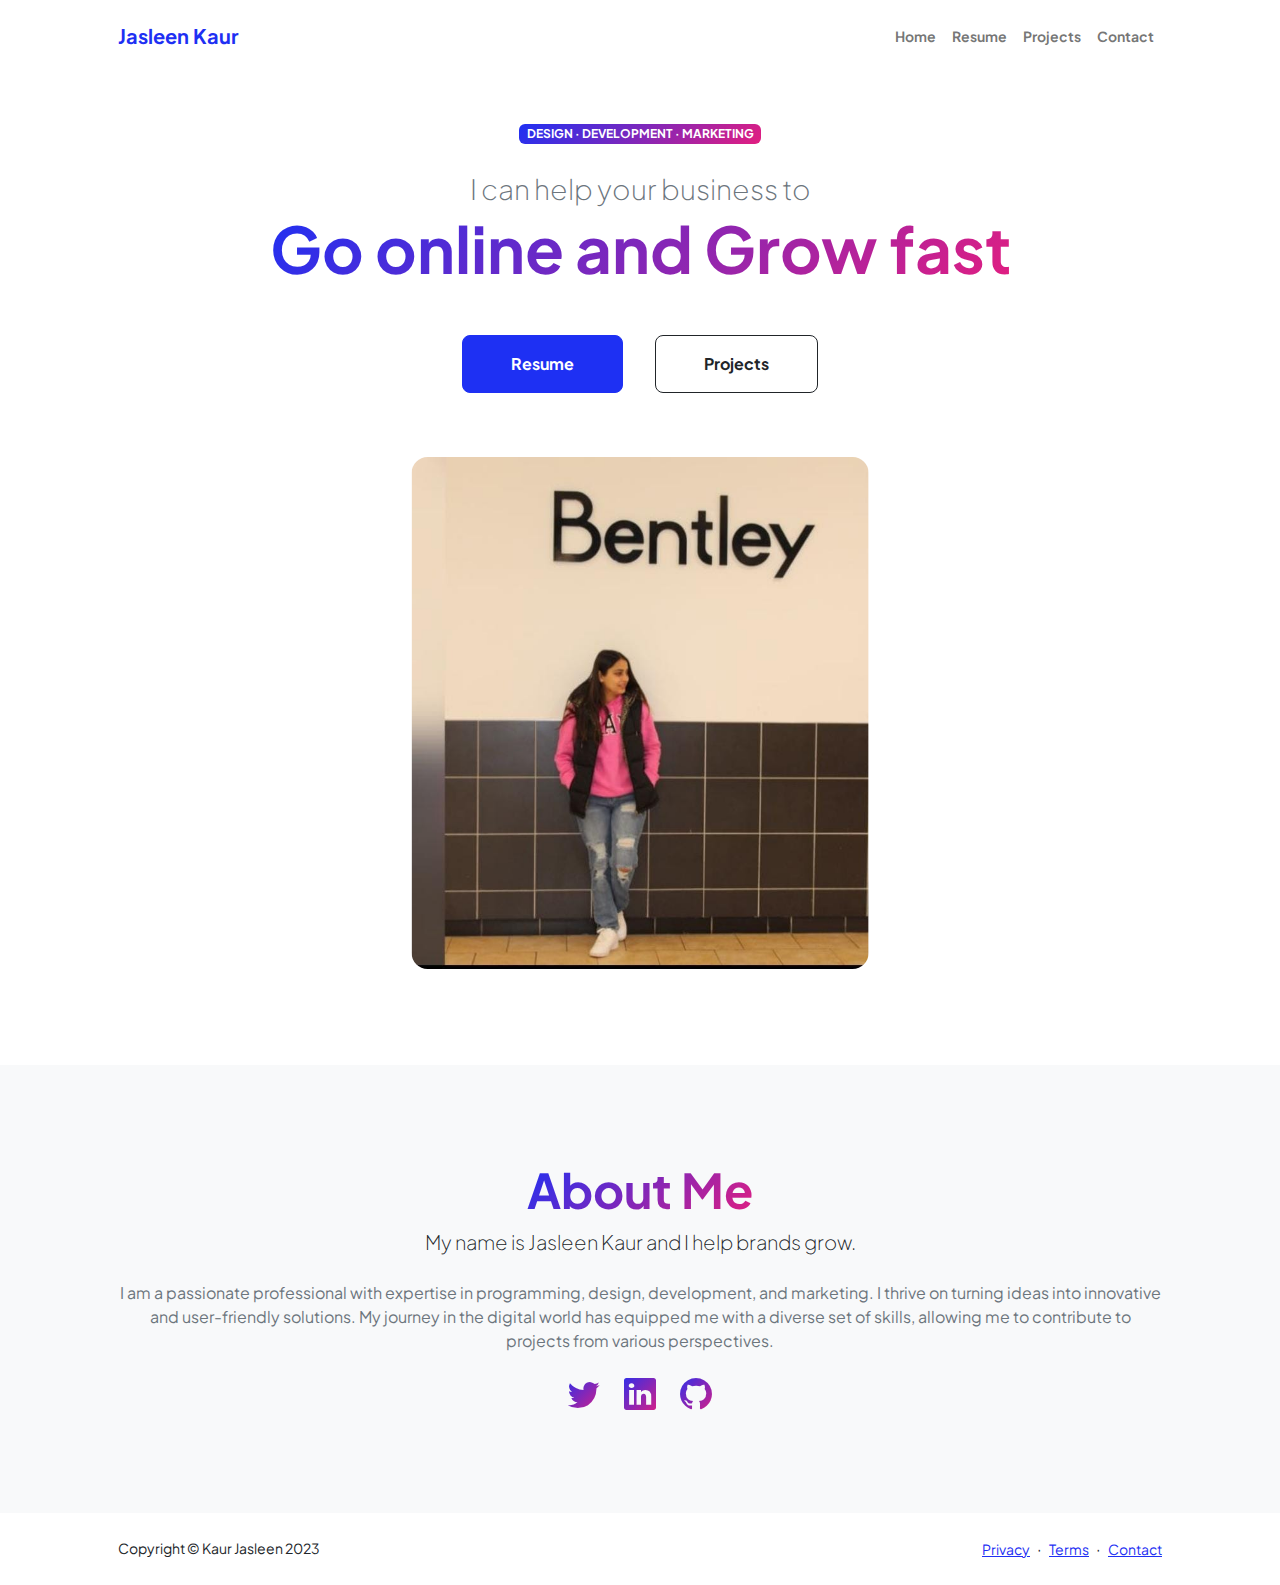
<file: index.html>
<!DOCTYPE html>
<html lang="en">
  <head>
    <meta charset="utf-8" />
    <meta
      name="viewport"
      content="width=device-width, initial-scale=1, shrink-to-fit=no"
    />
    <meta name="description" content="" />
    <meta name="author" content="" />
    <title>Kaur Jasleen Portfolio</title>
    <!-- Favicon-->
    <link rel="icon" type="image/x-icon" href="assets/favicon.ico" />
    <!-- Custom Google font-->
    <link rel="preconnect" href="https://fonts.googleapis.com" />
    <link rel="preconnect" href="https://fonts.gstatic.com" crossorigin />
    <link
      href="https://fonts.googleapis.com/css2?family=Plus+Jakarta+Sans:wght@100;200;300;400;500;600;700;800;900&amp;display=swap"
      rel="stylesheet"
    />
    <!-- Bootstrap icons-->
    <link
      href="https://cdn.jsdelivr.net/npm/bootstrap-icons@1.8.1/font/bootstrap-icons.css"
      rel="stylesheet"
    />
    <!-- Core theme CSS (includes Bootstrap)-->
    <link href="css/styles.css" rel="stylesheet" />
  </head>
  <body class="d-flex flex-column h-100">
    <main class="flex-shrink-0">
      <!-- Navigation-->
      <nav class="navbar navbar-expand-lg navbar-light bg-white py-3">
        <div class="container px-5">
          <a class="navbar-brand" href="index.html"
            ><span class="fw-bolder text-primary">Jasleen Kaur</span></a
          >
          <button
            class="navbar-toggler"
            type="button"
            data-bs-toggle="collapse"
            data-bs-target="#navbarSupportedContent"
            aria-controls="navbarSupportedContent"
            aria-expanded="false"
            aria-label="Toggle navigation"
          >
            <span class="navbar-toggler-icon"></span>
          </button>
          <div class="collapse navbar-collapse" id="navbarSupportedContent">
            <ul class="navbar-nav ms-auto mb-2 mb-lg-0 small fw-bolder">
              <li class="nav-item">
                <a class="nav-link" href="index.html">Home</a>
              </li>
              <li class="nav-item">
                <a class="nav-link" href="resume.html">Resume</a>
              </li>
              <li class="nav-item">
                <a class="nav-link" href="projects.html">Projects</a>
              </li>
              <li class="nav-item">
                <a class="nav-link" href="contact.html">Contact</a>
              </li>
            </ul>
          </div>
        </div>
      </nav>
      <!-- Header-->
      <header class="py-5">
        <div class="container px-5 pb-5">
          <div class="row gx-5 align-items-center">
            <div class="col-xxl-5">
              <!-- Header text content-->
              <div class="text-center text-xxl-start">
                <div
                  class="badge bg-gradient-primary-to-secondary text-white mb-4"
                >
                  <div class="text-uppercase">
                    Design &middot; Development &middot; Marketing
                  </div>
                </div>
                <div class="fs-3 fw-light text-muted">
                  I can help your business to
                </div>
                <h1 class="display-3 fw-bolder mb-5">
                  <span class="text-gradient d-inline"
                    >Go online and Grow fast</span
                  >
                </h1>
                <div
                  class="d-grid gap-3 d-sm-flex justify-content-sm-center justify-content-xxl-start mb-3"
                >
                  <a
                    class="btn btn-primary btn-lg px-5 py-3 me-sm-3 fs-6 fw-bolder"
                    href="resume.html"
                    >Resume</a
                  >
                  <a
                    class="btn btn-outline-dark btn-lg px-5 py-3 fs-6 fw-bolder"
                    href="projects.html"
                    >Projects</a
                  >
                </div>
              </div>
            </div>
            <div class="col-xxl-7">
              <!-- Header profile picture-->
              <div class="d-flex justify-content-center mt-5 mt-xxl-0">
                <div class="profile bg-gradient-primary-to-secondary">
                  <!-- TIP: For best results, use a photo with a transparent background like the demo example below-->
                  <!-- Watch a tutorial on how to do this on YouTube (link)-->
                  <img
                    class="profile-img rounded-4"
                    src="assets/profile.png"
                    alt="..."
                  />
                </div>
              </div>
            </div>
          </div>
        </div>
      </header>
      <!-- About Section-->
      <section class="bg-light py-5">
        <div class="container px-5">
          <div class="row gx-5 justify-content-center">
            <div class="col-xxl-8">
              <div class="text-center my-5">
                <h2 class="display-5 fw-bolder">
                  <span class="text-gradient d-inline">About Me</span>
                </h2>
                <p class="lead fw-light mb-4">
                  My name is Jasleen Kaur and I help brands grow.
                </p>
                <p class="text-muted">
                  I am a passionate professional with expertise in programming,
                  design, development, and marketing. I thrive on turning ideas
                  into innovative and user-friendly solutions. My journey in the
                  digital world has equipped me with a diverse set of skills,
                  allowing me to contribute to projects from various
                  perspectives.
                </p>
                <div class="d-flex justify-content-center fs-2 gap-4">
                  <a class="text-gradient" href="#!"
                    ><i class="bi bi-twitter"></i
                  ></a>
                  <a class="text-gradient" href="#!"
                    ><i class="bi bi-linkedin"></i
                  ></a>
                  <a class="text-gradient" href="#!"
                    ><i class="bi bi-github"></i
                  ></a>
                </div>
              </div>
            </div>
          </div>
        </div>
      </section>
    </main>
    <!-- Footer-->
    <footer class="bg-white py-4 mt-auto">
      <div class="container px-5">
        <div
          class="row align-items-center justify-content-between flex-column flex-sm-row"
        >
          <div class="col-auto">
            <div class="small m-0">Copyright &copy; Kaur Jasleen 2023</div>
          </div>
          <div class="col-auto">
            <a class="small" href="#!">Privacy</a>
            <span class="mx-1">&middot;</span>
            <a class="small" href="#!">Terms</a>
            <span class="mx-1">&middot;</span>
            <a class="small" href="#!">Contact</a>
          </div>
        </div>
      </div>
    </footer>
    <!-- Bootstrap core JS-->
    <script src="https://cdn.jsdelivr.net/npm/bootstrap@5.2.3/dist/js/bootstrap.bundle.min.js"></script>
    <!-- Core theme JS-->
    <script src="js/scripts.js"></script>
  </body>
</html>
</file>
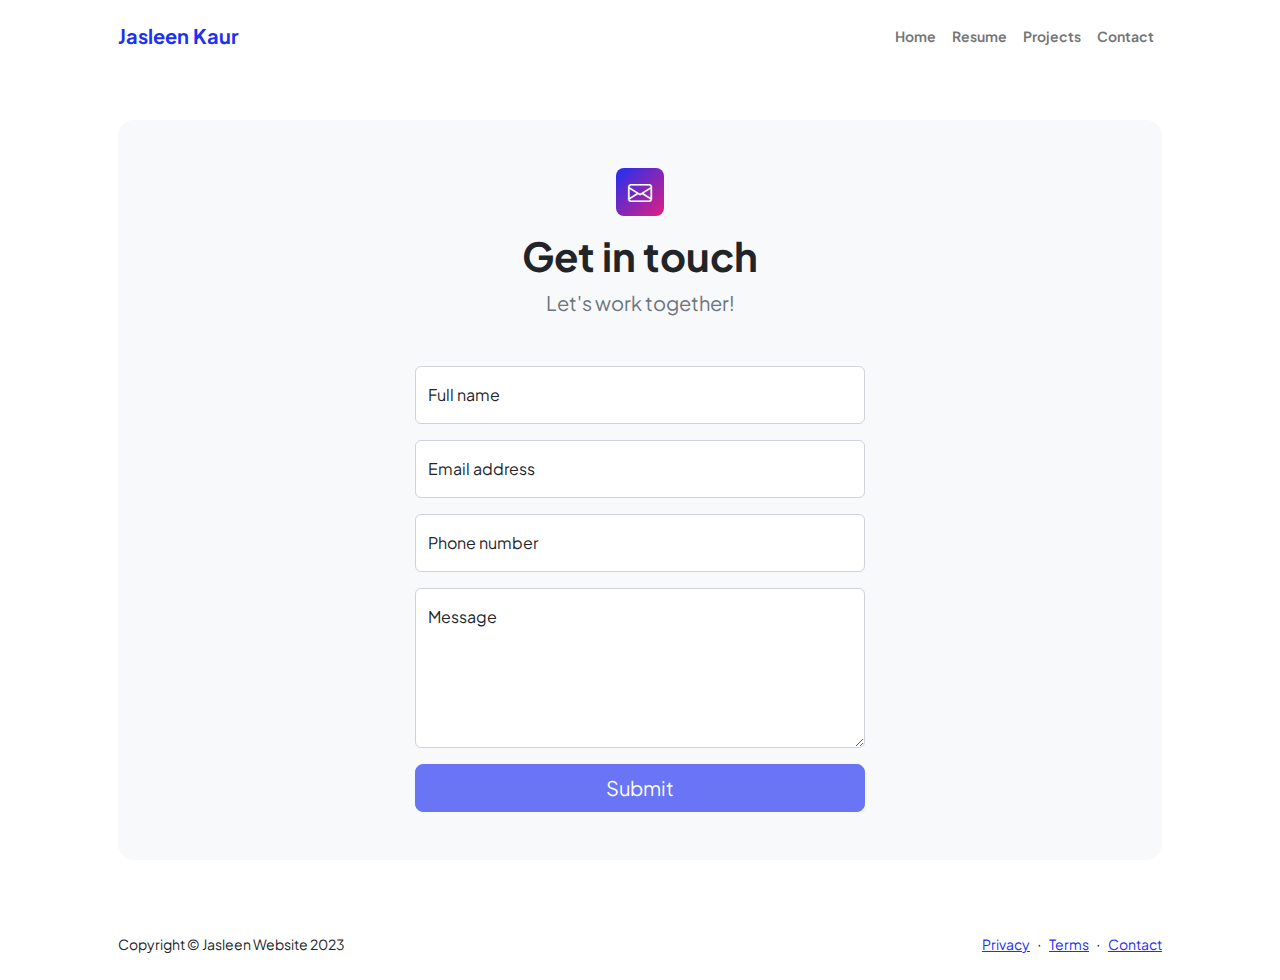
<file: contact.html>
<!DOCTYPE html>
<html lang="en">
  <head>
    <meta charset="utf-8" />
    <meta
      name="viewport"
      content="width=device-width, initial-scale=1, shrink-to-fit=no"
    />
    <meta name="description" content />
    <meta name="author" content />
    <title>contact me</title>
    <!-- Favicon-->
    <link rel="icon" type="image/x-icon" href="assets/favicon.ico" />
    <!-- Custom Google font-->
    <link rel="preconnect" href="https://fonts.googleapis.com" />
    <link rel="preconnect" href="https://fonts.gstatic.com" crossorigin />
    <link
      href="https://fonts.googleapis.com/css2?family=Plus+Jakarta+Sans:wght@100;200;300;400;500;600;700;800;900&amp;display=swap"
      rel="stylesheet"
    />
    <!-- Bootstrap icons-->
    <link
      href="https://cdn.jsdelivr.net/npm/bootstrap-icons@1.8.1/font/bootstrap-icons.css"
      rel="stylesheet"
    />
    <!-- Core theme CSS (includes Bootstrap)-->
    <link href="css/styles.css" rel="stylesheet" />
  </head>
  <body class="d-flex flex-column">
    <main class="flex-shrink-0">
      <!-- Navigation-->
      <nav class="navbar navbar-expand-lg navbar-light bg-white py-3">
        <div class="container px-5">
          <a class="navbar-brand" href="index.html"
            ><span class="fw-bolder text-primary">Jasleen Kaur</span></a
          >
          <button
            class="navbar-toggler"
            type="button"
            data-bs-toggle="collapse"
            data-bs-target="#navbarSupportedContent"
            aria-controls="navbarSupportedContent"
            aria-expanded="false"
            aria-label="Toggle navigation"
          >
            <span class="navbar-toggler-icon"></span>
          </button>
          <div class="collapse navbar-collapse" id="navbarSupportedContent">
            <ul class="navbar-nav ms-auto mb-2 mb-lg-0 small fw-bolder">
              <li class="nav-item">
                <a class="nav-link" href="index.html">Home</a>
              </li>
              <li class="nav-item">
                <a class="nav-link" href="resume.html">Resume</a>
              </li>
              <li class="nav-item">
                <a class="nav-link" href="projects.html">Projects</a>
              </li>
              <li class="nav-item">
                <a class="nav-link" href="contact.html">Contact</a>
              </li>
            </ul>
          </div>
        </div>
      </nav>
      <!-- Page content-->
      <section class="py-5">
        <div class="container px-5">
          <!-- Contact form-->
          <div class="bg-light rounded-4 py-5 px-4 px-md-5">
            <div class="text-center mb-5">
              <div
                class="feature bg-primary bg-gradient-primary-to-secondary text-white rounded-3 mb-3"
              >
                <i class="bi bi-envelope"></i>
              </div>
              <h1 class="fw-bolder">Get in touch</h1>
              <p class="lead fw-normal text-muted mb-0">Let's work together!</p>
            </div>
            <div class="row gx-5 justify-content-center">
              <div class="col-lg-8 col-xl-6">
                <form id="contactForm" data-sb-form-api-token="API_TOKEN">
                  <!-- Name input-->
                  <div class="form-floating mb-3">
                    <input
                      class="form-control"
                      id="name"
                      type="text"
                      placeholder="Enter your name..."
                      data-sb-validations="required"
                    />
                    <label for="name">Full name</label>
                    <div
                      class="invalid-feedback"
                      data-sb-feedback="name:required"
                    >
                      A name is required.
                    </div>
                  </div>
                  <!-- Email address input-->
                  <div class="form-floating mb-3">
                    <input
                      class="form-control"
                      id="email"
                      type="email"
                      placeholder="name@example.com"
                      data-sb-validations="required,email"
                    />
                    <label for="email">Email address</label>
                    <div
                      class="invalid-feedback"
                      data-sb-feedback="email:required"
                    >
                      An email is required.
                    </div>
                    <div
                      class="invalid-feedback"
                      data-sb-feedback="email:email"
                    >
                      Email is not valid.
                    </div>
                  </div>
                  <!-- Phone number input-->
                  <div class="form-floating mb-3">
                    <input
                      class="form-control"
                      id="phone"
                      type="tel"
                      placeholder="(+1) 456-7890"
                      data-sb-validations="required"
                    />
                    <label for="phone">Phone number</label>
                    <div
                      class="invalid-feedback"
                      data-sb-feedback="phone:required"
                    >
                      A phone number is required.
                    </div>
                  </div>
                  <!-- Message input-->
                  <div class="form-floating mb-3">
                    <textarea
                      class="form-control"
                      id="message"
                      type="text"
                      placeholder="Enter your message here..."
                      style="height: 10rem"
                      data-sb-validations="required"
                    ></textarea>
                    <label for="message">Message</label>
                    <div
                      class="invalid-feedback"
                      data-sb-feedback="message:required"
                    >
                      A message is required.
                    </div>
                  </div>
                  <!-- Submit success message-->
                  <!---->
                  <!-- This is what your users will see when the form-->
                  <!-- has successfully submitted-->
                  <div class="d-none" id="submitSuccessMessage">
                    <div class="text-center mb-3">
                      <div class="fw-bolder">Form submission successful!</div>
                      To activate this form, sign up at
                      <br />
                      <a href="#"></a>
                    </div>
                  </div>
                  <!-- Submit error message-->
                  <!---->
                  <!-- This is what your users will see when there is-->
                  <!-- an error submitting the form-->
                  <div class="d-none" id="submitErrorMessage">
                    <div class="text-center text-danger mb-3">
                      Error sending message!
                    </div>
                  </div>
                  <!-- Submit Button-->
                  <div class="d-grid" id="send-message">
                    <button
                      class="btn btn-primary btn-lg disabled"
                      type="submit"
                      onclick="handleSendMessageClick()"
                    >
                      Submit
                    </button>
                  </div>
                </form>
              </div>
            </div>
          </div>
        </div>
      </section>
    </main>
    <!-- Footer-->
    <footer class="bg-white py-4 mt-auto">
      <div class="container px-5">
        <div
          class="row align-items-center justify-content-between flex-column flex-sm-row"
        >
          <div class="col-auto">
            <div class="small m-0">Copyright &copy; Jasleen Website 2023</div>
          </div>
          <div class="col-auto">
            <a class="small" href="#!">Privacy</a>
            <span class="mx-1">&middot;</span>
            <a class="small" href="#!">Terms</a>
            <span class="mx-1">&middot;</span>
            <a class="small" href="#!">Contact</a>
          </div>
        </div>
      </div>
    </footer>
    <script src="https://cdn.jsdelivr.net/npm/bootstrap@5.2.3/dist/js/bootstrap.bundle.min.js"></script>
    <!-- Core theme JS-->
    <script src="js/scripts.js"></script>
  </body>
</html>
</file>
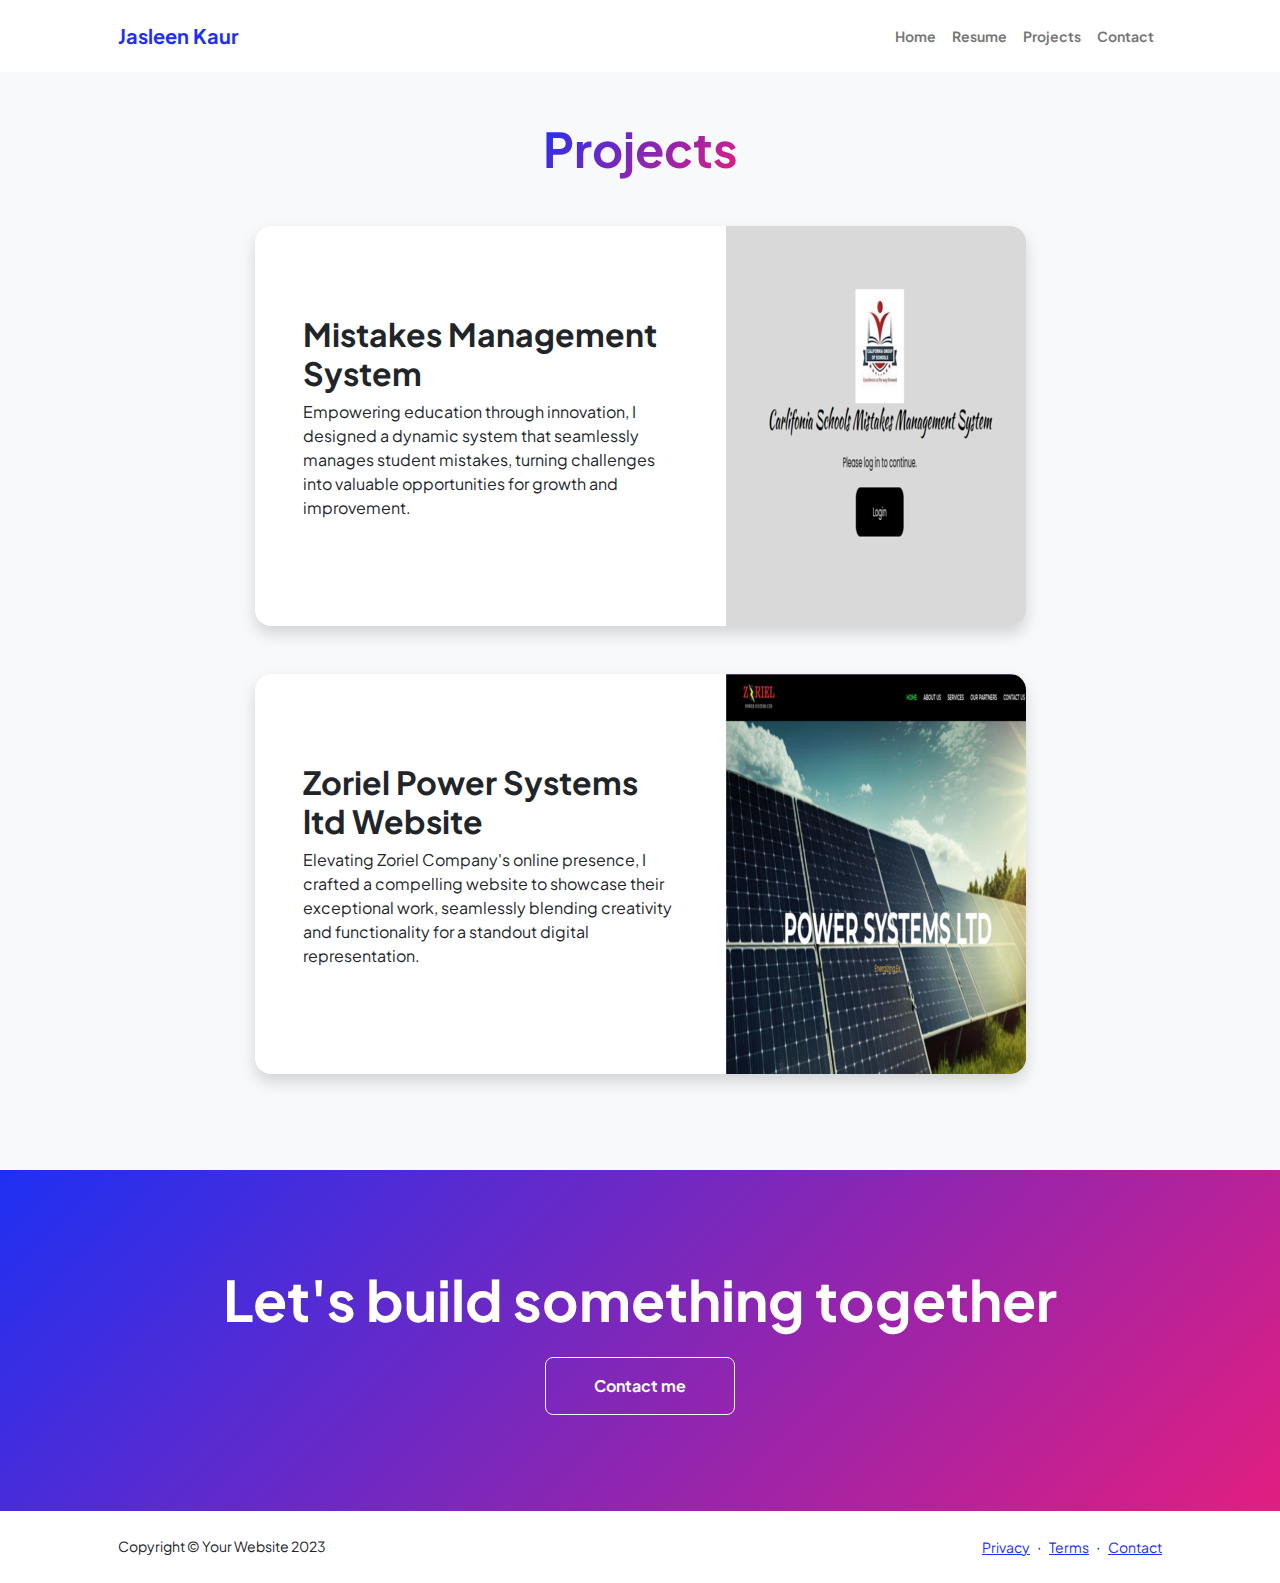
<file: projects.html>
<!DOCTYPE html>
<html lang="en">
  <head>
    <meta charset="utf-8" />
    <meta
      name="viewport"
      content="width=device-width, initial-scale=1, shrink-to-fit=no"
    />
    <meta name="description" content="" />
    <meta name="author" content="" />
    <title>projects</title>
    <!-- Favicon-->
    <link rel="icon" type="image/x-icon" href="assets/favicon.ico" />
    <!-- Custom Google font-->
    <link rel="preconnect" href="https://fonts.googleapis.com" />
    <link rel="preconnect" href="https://fonts.gstatic.com" crossorigin />
    <link
      href="https://fonts.googleapis.com/css2?family=Plus+Jakarta+Sans:wght@100;200;300;400;500;600;700;800;900&amp;display=swap"
      rel="stylesheet"
    />
    <!-- Bootstrap icons-->
    <link
      href="https://cdn.jsdelivr.net/npm/bootstrap-icons@1.8.1/font/bootstrap-icons.css"
      rel="stylesheet"
    />
    <!-- Core theme CSS (includes Bootstrap)-->
    <link href="css/styles.css" rel="stylesheet" />
  </head>
  <body class="d-flex flex-column h-100 bg-light">
    <main class="flex-shrink-0">
      <!-- Navigation-->
      <nav class="navbar navbar-expand-lg navbar-light bg-white py-3">
        <div class="container px-5">
          <a class="navbar-brand" href="index.html"
            ><span class="fw-bolder text-primary">Jasleen Kaur</span></a
          >
          <button
            class="navbar-toggler"
            type="button"
            data-bs-toggle="collapse"
            data-bs-target="#navbarSupportedContent"
            aria-controls="navbarSupportedContent"
            aria-expanded="false"
            aria-label="Toggle navigation"
          >
            <span class="navbar-toggler-icon"></span>
          </button>
          <div class="collapse navbar-collapse" id="navbarSupportedContent">
            <ul class="navbar-nav ms-auto mb-2 mb-lg-0 small fw-bolder">
              <li class="nav-item">
                <a class="nav-link" href="index.html">Home</a>
              </li>
              <li class="nav-item">
                <a class="nav-link" href="resume.html">Resume</a>
              </li>
              <li class="nav-item">
                <a class="nav-link" href="projects.html">Projects</a>
              </li>
              <li class="nav-item">
                <a class="nav-link" href="contact.html">Contact</a>
              </li>
            </ul>
          </div>
        </div>
      </nav>
      <!-- Projects Section-->
      <section class="py-5">
        <div class="container px-5 mb-5">
          <div class="text-center mb-5">
            <h1 class="display-5 fw-bolder mb-0">
              <span class="text-gradient d-inline">Projects</span>
            </h1>
          </div>
          <div class="row gx-5 justify-content-center">
            <div class="col-lg-11 col-xl-9 col-xxl-8">
              <!-- Project Card 1-->
              <div class="card overflow-hidden shadow rounded-4 border-0 mb-5">
                <div class="card-body p-0">
                  <div class="d-flex align-items-center">
                    <div class="p-5">
                      <h2 class="fw-bolder">Mistakes Management System</h2>
                      <p>
                        Empowering education through innovation, I designed a
                        dynamic system that seamlessly manages student mistakes,
                        turning challenges into valuable opportunities for
                        growth and improvement.
                      </p>
                    </div>
                    <img
                      class="img-fluid"
                      src="./assets//points_system1.png"
                      alt="..."
                    />
                  </div>
                </div>
              </div>
              <!-- Project Card 2-->
              <div class="card overflow-hidden shadow rounded-4 border-0">
                <div class="card-body p-0">
                  <div class="d-flex align-items-center">
                    <div class="p-5">
                      <h2 class="fw-bolder">
                        Zoriel Power Systems ltd Website
                      </h2>
                      <p>
                        Elevating Zoriel Company's online presence, I crafted a
                        compelling website to showcase their exceptional work,
                        seamlessly blending creativity and functionality for a
                        standout digital representation.
                      </p>
                    </div>
                    <img
                      class="img-fluid"
                      src="./assets/zoriel.png"
                      alt="..."
                    />
                  </div>
                </div>
              </div>
            </div>
          </div>
        </div>
      </section>
      <!-- Call to action section-->
      <section class="py-5 bg-gradient-primary-to-secondary text-white">
        <div class="container px-5 my-5">
          <div class="text-center">
            <h2 class="display-4 fw-bolder mb-4">
              Let's build something together
            </h2>
            <a
              class="btn btn-outline-light btn-lg px-5 py-3 fs-6 fw-bolder"
              href="contact.html"
              >Contact me</a
            >
          </div>
        </div>
      </section>
    </main>
    <!-- Footer-->
    <footer class="bg-white py-4 mt-auto">
      <div class="container px-5">
        <div
          class="row align-items-center justify-content-between flex-column flex-sm-row"
        >
          <div class="col-auto">
            <div class="small m-0">Copyright &copy; Your Website 2023</div>
          </div>
          <div class="col-auto">
            <a class="small" href="#!">Privacy</a>
            <span class="mx-1">&middot;</span>
            <a class="small" href="#!">Terms</a>
            <span class="mx-1">&middot;</span>
            <a class="small" href="#!">Contact</a>
          </div>
        </div>
      </div>
    </footer>
    <!-- Bootstrap core JS-->
    <script src="https://cdn.jsdelivr.net/npm/bootstrap@5.2.3/dist/js/bootstrap.bundle.min.js"></script>
    <!-- Core theme JS-->
    <script src="js/scripts.js"></script>
  </body>
</html>
</file>
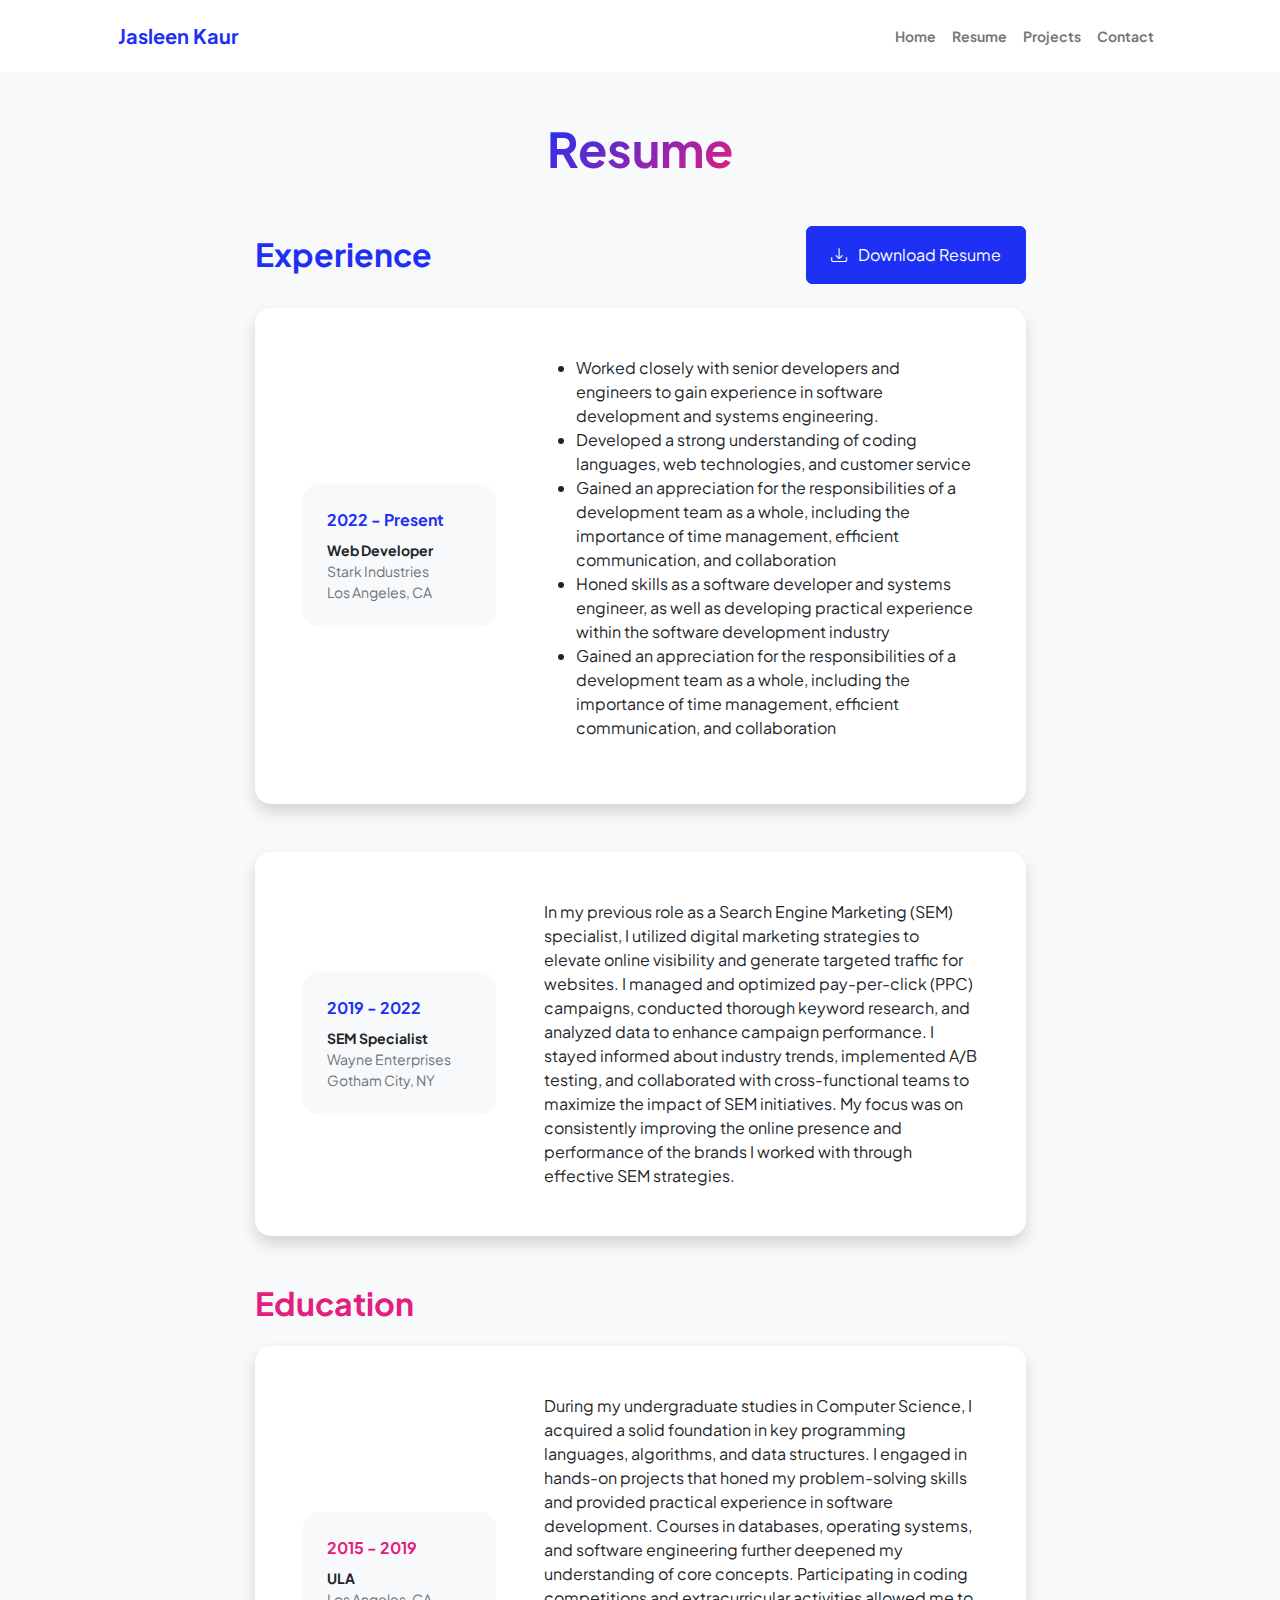
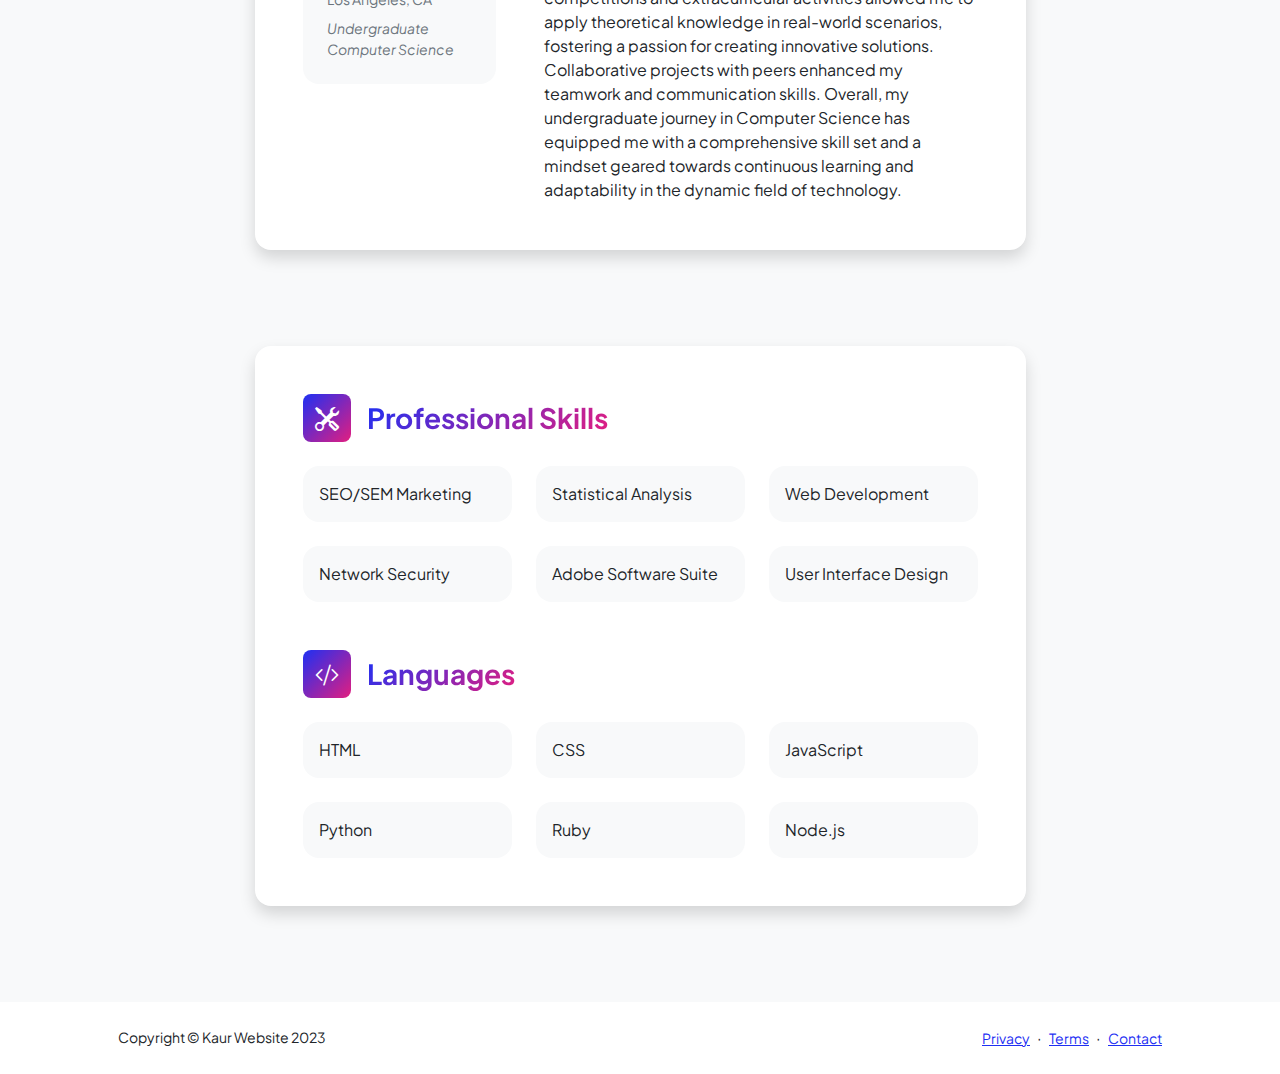
<file: resume.html>
<!DOCTYPE html>
<html lang="en">
  <head>
    <meta charset="utf-8" />
    <meta
      name="viewport"
      content="width=device-width, initial-scale=1, shrink-to-fit=no"
    />
    <meta name="description" content="" />
    <meta name="author" content="" />
    <title>resume</title>
    <!-- Favicon-->
    <link rel="icon" type="image/x-icon" href="assets/favicon.ico" />
    <!-- Custom Google font-->
    <link rel="preconnect" href="https://fonts.googleapis.com" />
    <link rel="preconnect" href="https://fonts.gstatic.com" crossorigin />
    <link
      href="https://fonts.googleapis.com/css2?family=Plus+Jakarta+Sans:wght@100;200;300;400;500;600;700;800;900&amp;display=swap"
      rel="stylesheet"
    />
    <!-- Bootstrap icons-->
    <link
      href="https://cdn.jsdelivr.net/npm/bootstrap-icons@1.8.1/font/bootstrap-icons.css"
      rel="stylesheet"
    />
    <!-- Core theme CSS (includes Bootstrap)-->
    <link href="css/styles.css" rel="stylesheet" />
  </head>
  <body class="d-flex flex-column h-100 bg-light">
    <main class="flex-shrink-0">
      <!-- Navigation-->
      <nav class="navbar navbar-expand-lg navbar-light bg-white py-3">
        <div class="container px-5">
          <a class="navbar-brand" href="index.html"
            ><span class="fw-bolder text-primary">Jasleen Kaur</span></a
          >
          <button
            class="navbar-toggler"
            type="button"
            data-bs-toggle="collapse"
            data-bs-target="#navbarSupportedContent"
            aria-controls="navbarSupportedContent"
            aria-expanded="false"
            aria-label="Toggle navigation"
          >
            <span class="navbar-toggler-icon"></span>
          </button>
          <div class="collapse navbar-collapse" id="navbarSupportedContent">
            <ul class="navbar-nav ms-auto mb-2 mb-lg-0 small fw-bolder">
              <li class="nav-item">
                <a class="nav-link" href="index.html">Home</a>
              </li>
              <li class="nav-item">
                <a class="nav-link" href="resume.html">Resume</a>
              </li>
              <li class="nav-item">
                <a class="nav-link" href="projects.html">Projects</a>
              </li>
              <li class="nav-item">
                <a class="nav-link" href="contact.html">Contact</a>
              </li>
            </ul>
          </div>
        </div>
      </nav>
      <!-- Page Content-->
      <div class="container px-5 my-5">
        <div class="text-center mb-5">
          <h1 class="display-5 fw-bolder mb-0">
            <span class="text-gradient d-inline">Resume</span>
          </h1>
        </div>
        <div class="row gx-5 justify-content-center">
          <div class="col-lg-11 col-xl-9 col-xxl-8">
            <!-- Experience Section-->
            <section>
              <div
                class="d-flex align-items-center justify-content-between mb-4"
              >
                <h2 class="text-primary fw-bolder mb-0">Experience</h2>
                <!-- Download resume button-->
                <!-- Note: Set the link href target to a PDF file within your project-->
                <a
                  class="btn btn-primary px-4 py-3"
                  href="#!"
                  id="download-resume"
                  onclick="downloadResume()"
                >
                  <div class="d-inline-block bi bi-download me-2"></div>
                  Download Resume
                </a>
              </div>
              <!-- Experience Card 1-->
              <div class="card shadow border-0 rounded-4 mb-5">
                <div class="card-body p-5">
                  <div class="row align-items-center gx-5">
                    <div class="col text-center text-lg-start mb-4 mb-lg-0">
                      <div class="bg-light p-4 rounded-4">
                        <div class="text-primary fw-bolder mb-2">
                          2022 - Present
                        </div>
                        <div class="small fw-bolder">Web Developer</div>
                        <div class="small text-muted">Stark Industries</div>
                        <div class="small text-muted">Los Angeles, CA</div>
                      </div>
                    </div>
                    <div class="col-lg-8">
                      <div>
                        <ul>
                          <li>
                            Worked closely with senior developers and engineers
                            to gain experience in software development and
                            systems engineering.
                          </li>
                          <li>
                            Developed a strong understanding of coding
                            languages, web technologies, and customer service
                          </li>
                          <li>
                            Gained an appreciation for the responsibilities of a
                            development team as a whole, including the
                            importance of time management, efficient
                            communication, and collaboration
                          </li>
                          <li>
                            Honed skills as a software developer and systems
                            engineer, as well as developing practical experience
                            within the software development industry
                          </li>
                          <li>
                            Gained an appreciation for the responsibilities of a
                            development team as a whole, including the
                            importance of time management, efficient
                            communication, and collaboration
                          </li>
                        </ul>
                      </div>
                    </div>
                  </div>
                </div>
              </div>
              <!-- Experience Card 2-->
              <div class="card shadow border-0 rounded-4 mb-5">
                <div class="card-body p-5">
                  <div class="row align-items-center gx-5">
                    <div class="col text-center text-lg-start mb-4 mb-lg-0">
                      <div class="bg-light p-4 rounded-4">
                        <div class="text-primary fw-bolder mb-2">
                          2019 - 2022
                        </div>
                        <div class="small fw-bolder">SEM Specialist</div>
                        <div class="small text-muted">Wayne Enterprises</div>
                        <div class="small text-muted">Gotham City, NY</div>
                      </div>
                    </div>
                    <div class="col-lg-8">
                      <div>
                        In my previous role as a Search Engine Marketing (SEM)
                        specialist, I utilized digital marketing strategies to
                        elevate online visibility and generate targeted traffic
                        for websites. I managed and optimized pay-per-click
                        (PPC) campaigns, conducted thorough keyword research,
                        and analyzed data to enhance campaign performance. I
                        stayed informed about industry trends, implemented A/B
                        testing, and collaborated with cross-functional teams to
                        maximize the impact of SEM initiatives. My focus was on
                        consistently improving the online presence and
                        performance of the brands I worked with through
                        effective SEM strategies.
                      </div>
                    </div>
                  </div>
                </div>
              </div>
            </section>
            <!-- Education Section-->
            <section>
              <h2 class="text-secondary fw-bolder mb-4">Education</h2>
              <!-- Education Card 1-->
              <div class="card shadow border-0 rounded-4 mb-5">
                <div class="card-body p-5">
                  <div class="row align-items-center gx-5">
                    <div class="col text-center text-lg-start mb-4 mb-lg-0">
                      <div class="bg-light p-4 rounded-4">
                        <div class="text-secondary fw-bolder mb-2">
                          2015 - 2019
                        </div>
                        <div class="mb-2">
                          <div class="small fw-bolder">ULA</div>
                          <div class="small text-muted">Los Angeles, CA</div>
                        </div>
                        <div class="fst-italic">
                          <div class="small text-muted">Undergraduate</div>
                          <div class="small text-muted">Computer Science</div>
                        </div>
                      </div>
                    </div>
                    <div class="col-lg-8">
                      <div>
                        During my undergraduate studies in Computer Science, I
                        acquired a solid foundation in key programming
                        languages, algorithms, and data structures. I engaged in
                        hands-on projects that honed my problem-solving skills
                        and provided practical experience in software
                        development. Courses in databases, operating systems,
                        and software engineering further deepened my
                        understanding of core concepts. Participating in coding
                        competitions and extracurricular activities allowed me
                        to apply theoretical knowledge in real-world scenarios,
                        fostering a passion for creating innovative solutions.
                        Collaborative projects with peers enhanced my teamwork
                        and communication skills. Overall, my undergraduate
                        journey in Computer Science has equipped me with a
                        comprehensive skill set and a mindset geared towards
                        continuous learning and adaptability in the dynamic
                        field of technology.
                      </div>
                    </div>
                  </div>
                </div>
              </div>
            </section>
            <!-- Divider-->
            <div class="pb-5"></div>
            <!-- Skills Section-->
            <section>
              <!-- Skillset Card-->
              <div class="card shadow border-0 rounded-4 mb-5">
                <div class="card-body p-5">
                  <!-- Professional skills list-->
                  <div class="mb-5">
                    <div class="d-flex align-items-center mb-4">
                      <div
                        class="feature bg-primary bg-gradient-primary-to-secondary text-white rounded-3 me-3"
                      >
                        <i class="bi bi-tools"></i>
                      </div>
                      <h3 class="fw-bolder mb-0">
                        <span class="text-gradient d-inline"
                          >Professional Skills</span
                        >
                      </h3>
                    </div>
                    <div class="row row-cols-1 row-cols-md-3 mb-4">
                      <div class="col mb-4 mb-md-0">
                        <div
                          class="d-flex align-items-center bg-light rounded-4 p-3 h-100"
                        >
                          SEO/SEM Marketing
                        </div>
                      </div>
                      <div class="col mb-4 mb-md-0">
                        <div
                          class="d-flex align-items-center bg-light rounded-4 p-3 h-100"
                        >
                          Statistical Analysis
                        </div>
                      </div>
                      <div class="col">
                        <div
                          class="d-flex align-items-center bg-light rounded-4 p-3 h-100"
                        >
                          Web Development
                        </div>
                      </div>
                    </div>
                    <div class="row row-cols-1 row-cols-md-3">
                      <div class="col mb-4 mb-md-0">
                        <div
                          class="d-flex align-items-center bg-light rounded-4 p-3 h-100"
                        >
                          Network Security
                        </div>
                      </div>
                      <div class="col mb-4 mb-md-0">
                        <div
                          class="d-flex align-items-center bg-light rounded-4 p-3 h-100"
                        >
                          Adobe Software Suite
                        </div>
                      </div>
                      <div class="col">
                        <div
                          class="d-flex align-items-center bg-light rounded-4 p-3 h-100"
                        >
                          User Interface Design
                        </div>
                      </div>
                    </div>
                  </div>
                  <!-- Languages list-->
                  <div class="mb-0">
                    <div class="d-flex align-items-center mb-4">
                      <div
                        class="feature bg-primary bg-gradient-primary-to-secondary text-white rounded-3 me-3"
                      >
                        <i class="bi bi-code-slash"></i>
                      </div>
                      <h3 class="fw-bolder mb-0">
                        <span class="text-gradient d-inline">Languages</span>
                      </h3>
                    </div>
                    <div class="row row-cols-1 row-cols-md-3 mb-4">
                      <div class="col mb-4 mb-md-0">
                        <div
                          class="d-flex align-items-center bg-light rounded-4 p-3 h-100"
                        >
                          HTML
                        </div>
                      </div>
                      <div class="col mb-4 mb-md-0">
                        <div
                          class="d-flex align-items-center bg-light rounded-4 p-3 h-100"
                        >
                          CSS
                        </div>
                      </div>
                      <div class="col">
                        <div
                          class="d-flex align-items-center bg-light rounded-4 p-3 h-100"
                        >
                          JavaScript
                        </div>
                      </div>
                    </div>
                    <div class="row row-cols-1 row-cols-md-3">
                      <div class="col mb-4 mb-md-0">
                        <div
                          class="d-flex align-items-center bg-light rounded-4 p-3 h-100"
                        >
                          Python
                        </div>
                      </div>
                      <div class="col mb-4 mb-md-0">
                        <div
                          class="d-flex align-items-center bg-light rounded-4 p-3 h-100"
                        >
                          Ruby
                        </div>
                      </div>
                      <div class="col">
                        <div
                          class="d-flex align-items-center bg-light rounded-4 p-3 h-100"
                        >
                          Node.js
                        </div>
                      </div>
                    </div>
                  </div>
                </div>
              </div>
            </section>
          </div>
        </div>
      </div>
    </main>
    <!-- Footer-->
    <footer class="bg-white py-4 mt-auto">
      <div class="container px-5">
        <div
          class="row align-items-center justify-content-between flex-column flex-sm-row"
        >
          <div class="col-auto">
            <div class="small m-0">Copyright &copy; Kaur Website 2023</div>
          </div>
          <div class="col-auto">
            <a class="small" href="#!">Privacy</a>
            <span class="mx-1">&middot;</span>
            <a class="small" href="#!">Terms</a>
            <span class="mx-1">&middot;</span>
            <a class="small" href="#!">Contact</a>
          </div>
        </div>
      </div>
    </footer>
    <!-- Bootstrap core JS-->
    <script src="https://cdn.jsdelivr.net/npm/bootstrap@5.2.3/dist/js/bootstrap.bundle.min.js"></script>
    <!-- Core theme JS-->
    <script src="js/scripts.js"></script>
  </body>
</html>
</file>
<file: css/styles.css>
@charset "UTF-8";

:root {
  --bs-blue: #8157cf;
  --bs-indigo: #9968f3;
  --bs-purple: #8668be;
  --bs-pink: #953e69;
  --bs-red: #d26a75;
  --bs-orange: #fd7e14;
  --bs-yellow: #ffc107;
  --bs-green: #198754;
  --bs-teal: #20c997;
  --bs-cyan: #0dcaf0;
  --bs-black: #000;
  --bs-white: #fff;
  --bs-gray: #6c757d;
  --bs-gray-dark: #343a40;
  --bs-gray-100: #f8f9fa;
  --bs-gray-200: #e9ecef;
  --bs-gray-300: #dee2e6;
  --bs-gray-400: #ced4da;
  --bs-gray-500: #adb5bd;
  --bs-gray-600: #6c757d;
  --bs-gray-700: #495057;
  --bs-gray-800: #343a40;
  --bs-gray-900: #212529;
  --bs-primary: #6f42c1;
  --bs-secondary: #e21e80;
  --bs-success: #198754;
  --bs-info: #0dcaf0;
  --bs-warning: #ffc107;
  --bs-danger: #dc3545;
  --bs-light: #f8f9fa;
  --bs-dark: #212529;
  --bs-primary-rgb: 30, 48, 243;
  --bs-secondary-rgb: 226, 30, 128;
  --bs-success-rgb: 25, 135, 84;
  --bs-info-rgb: 13, 202, 240;
  --bs-warning-rgb: 255, 193, 7;
  --bs-danger-rgb: 220, 53, 69;
  --bs-light-rgb: 248, 249, 250;
  --bs-dark-rgb: 33, 37, 41;
  --bs-white-rgb: 255, 255, 255;
  --bs-black-rgb: 0, 0, 0;
  --bs-body-color-rgb: 33, 37, 41;
  --bs-body-bg-rgb: 255, 255, 255;
  --bs-font-sans-serif: "Plus Jakarta Sans";
  --bs-font-monospace: SFMono-Regular, Menlo, Monaco, Consolas,
    "Liberation Mono", "Courier New", monospace;
  --bs-gradient: linear-gradient(
    180deg,
    rgba(255, 255, 255, 0.15),
    rgba(255, 255, 255, 0)
  );
  --bs-body-font-family: var(--bs-font-sans-serif);
  --bs-body-font-size: 1rem;
  --bs-body-font-weight: 400;
  --bs-body-line-height: 1.5;
  --bs-body-color: #212529;
  --bs-body-bg: #fff;
  --bs-border-width: 1px;
  --bs-border-style: solid;
  --bs-border-color: #dee2e6;
  --bs-border-color-translucent: rgba(0, 0, 0, 0.175);
  --bs-border-radius: 0.375rem;
  --bs-border-radius-sm: 0.25rem;
  --bs-border-radius-lg: 0.5rem;
  --bs-border-radius-xl: 1rem;
  --bs-border-radius-2xl: 2rem;
  --bs-border-radius-pill: 50rem;
  --bs-link-color: #1e30f3;
  --bs-link-hover-color: #1826c2;
  --bs-code-color: #9b4470;
  --bs-highlight-bg: #fff3cd;
}

*,
*::before,
*::after {
  box-sizing: border-box;
}

@media (prefers-reduced-motion: no-preference) {
  :root {
    scroll-behavior: smooth;
  }
}

body {
  margin: 0;
  font-family: var(--bs-body-font-family);
  font-size: var(--bs-body-font-size);
  font-weight: var(--bs-body-font-weight);
  line-height: var(--bs-body-line-height);
  color: var(--bs-body-color);
  text-align: var(--bs-body-text-align);
  background-color: var(--bs-body-bg);
  -webkit-text-size-adjust: 100%;
  -webkit-tap-highlight-color: rgba(0, 0, 0, 0);
}

hr {
  margin: 1rem 0;
  color: inherit;
  border: 0;
  border-top: 1px solid;
  opacity: 0.25;
}

h6,
.h6,
h5,
.h5,
h4,
.h4,
h3,
.h3,
h2,
.h2,
h1,
.h1 {
  margin-top: 0;
  margin-bottom: 0.5rem;
  font-weight: 500;
  line-height: 1.2;
}

h1,
.h1 {
  font-size: calc(1.375rem + 1.5vw);
}
@media (min-width: 1200px) {
  h1,
  .h1 {
    font-size: 2.5rem;
  }
}

h2,
.h2 {
  font-size: calc(1.325rem + 0.9vw);
}
@media (min-width: 1200px) {
  h2,
  .h2 {
    font-size: 2rem;
  }
}

h3,
.h3 {
  font-size: calc(1.3rem + 0.6vw);
}
@media (min-width: 1200px) {
  h3,
  .h3 {
    font-size: 1.75rem;
  }
}

h4,
.h4 {
  font-size: calc(1.275rem + 0.3vw);
}
@media (min-width: 1200px) {
  h4,
  .h4 {
    font-size: 1.5rem;
  }
}

h5,
.h5 {
  font-size: 1.25rem;
}

h6,
.h6 {
  font-size: 1rem;
}

p {
  margin-top: 0;
  margin-bottom: 1rem;
}

abbr[title] {
  -webkit-text-decoration: underline dotted;
  text-decoration: underline dotted;
  cursor: help;
  -webkit-text-decoration-skip-ink: none;
  text-decoration-skip-ink: none;
}

address {
  margin-bottom: 1rem;
  font-style: normal;
  line-height: inherit;
}

ol,
ul {
  padding-left: 2rem;
}

ol,
ul,
dl {
  margin-top: 0;
  margin-bottom: 1rem;
}

ol ol,
ul ul,
ol ul,
ul ol {
  margin-bottom: 0;
}

dt {
  font-weight: 700;
}

dd {
  margin-bottom: 0.5rem;
  margin-left: 0;
}

blockquote {
  margin: 0 0 1rem;
}

b,
strong {
  font-weight: bolder;
}

small,
.small {
  font-size: 0.875em;
}

mark,
.mark {
  padding: 0.1875em;
  background-color: var(--bs-highlight-bg);
}

sub,
sup {
  position: relative;
  font-size: 0.75em;
  line-height: 0;
  vertical-align: baseline;
}

sub {
  bottom: -0.25em;
}

sup {
  top: -0.5em;
}

a {
  color: var(--bs-link-color);
  text-decoration: underline;
}
a:hover {
  color: var(--bs-link-hover-color);
}

a:not([href]):not([class]),
a:not([href]):not([class]):hover {
  color: inherit;
  text-decoration: none;
}

pre,
code,
kbd,
samp {
  font-family: var(--bs-font-monospace);
  font-size: 1em;
}

pre {
  display: block;
  margin-top: 0;
  margin-bottom: 1rem;
  overflow: auto;
  font-size: 0.875em;
}
pre code {
  font-size: inherit;
  color: inherit;
  word-break: normal;
}

code {
  font-size: 0.875em;
  color: var(--bs-code-color);
  word-wrap: break-word;
}
a > code {
  color: inherit;
}

kbd {
  padding: 0.1875rem 0.375rem;
  font-size: 0.875em;
  color: var(--bs-body-bg);
  background-color: var(--bs-body-color);
  border-radius: 0.25rem;
}
kbd kbd {
  padding: 0;
  font-size: 1em;
}

figure {
  margin: 0 0 1rem;
}

img,
svg {
  vertical-align: middle;
}

table {
  caption-side: bottom;
  border-collapse: collapse;
}

caption {
  padding-top: 0.5rem;
  padding-bottom: 0.5rem;
  color: #6c757d;
  text-align: left;
}

th {
  text-align: inherit;
  text-align: -webkit-match-parent;
}

thead,
tbody,
tfoot,
tr,
td,
th {
  border-color: inherit;
  border-style: solid;
  border-width: 0;
}

label {
  display: inline-block;
}

button {
  border-radius: 0;
}

button:focus:not(:focus-visible) {
  outline: 0;
}

input,
button,
select,
optgroup,
textarea {
  margin: 0;
  font-family: inherit;
  font-size: inherit;
  line-height: inherit;
}

button,
select {
  text-transform: none;
}

[role="button"] {
  cursor: pointer;
}

select {
  word-wrap: normal;
}
select:disabled {
  opacity: 1;
}

[list]:not([type="date"]):not([type="datetime-local"]):not([type="month"]):not(
    [type="week"]
  ):not([type="time"])::-webkit-calendar-picker-indicator {
  display: none !important;
}

button,
[type="button"],
[type="reset"],
[type="submit"] {
  -webkit-appearance: button;
}
button:not(:disabled),
[type="button"]:not(:disabled),
[type="reset"]:not(:disabled),
[type="submit"]:not(:disabled) {
  cursor: pointer;
}

::-moz-focus-inner {
  padding: 0;
  border-style: none;
}

textarea {
  resize: vertical;
}

fieldset {
  min-width: 0;
  padding: 0;
  margin: 0;
  border: 0;
}

legend {
  float: left;
  width: 100%;
  padding: 0;
  margin-bottom: 0.5rem;
  font-size: calc(1.275rem + 0.3vw);
  line-height: inherit;
}
@media (min-width: 1200px) {
  legend {
    font-size: 1.5rem;
  }
}
legend + * {
  clear: left;
}

::-webkit-datetime-edit-fields-wrapper,
::-webkit-datetime-edit-text,
::-webkit-datetime-edit-minute,
::-webkit-datetime-edit-hour-field,
::-webkit-datetime-edit-day-field,
::-webkit-datetime-edit-month-field,
::-webkit-datetime-edit-year-field {
  padding: 0;
}

::-webkit-inner-spin-button {
  height: auto;
}

[type="search"] {
  outline-offset: -2px;
  -webkit-appearance: textfield;
}

/* rtl:raw:
[type="tel"],
[type="url"],
[type="email"],
[type="number"] {
  direction: ltr;
}
*/
::-webkit-search-decoration {
  -webkit-appearance: none;
}

::-webkit-color-swatch-wrapper {
  padding: 0;
}

::file-selector-button {
  font: inherit;
  -webkit-appearance: button;
}

output {
  display: inline-block;
}

iframe {
  border: 0;
}

summary {
  display: list-item;
  cursor: pointer;
}

progress {
  vertical-align: baseline;
}

[hidden] {
  display: none !important;
}

.lead {
  font-size: 1.25rem;
  font-weight: 300;
}

.display-1 {
  font-size: calc(1.625rem + 4.5vw);
  font-weight: 300;
  line-height: 1.2;
}
@media (min-width: 1200px) {
  .display-1 {
    font-size: 5rem;
  }
}

.display-2 {
  font-size: calc(1.575rem + 3.9vw);
  font-weight: 300;
  line-height: 1.2;
}
@media (min-width: 1200px) {
  .display-2 {
    font-size: 4.5rem;
  }
}

.display-3 {
  font-size: calc(1.525rem + 3.3vw);
  font-weight: 300;
  line-height: 1.2;
}
@media (min-width: 1200px) {
  .display-3 {
    font-size: 4rem;
  }
}

.display-4 {
  font-size: calc(1.475rem + 2.7vw);
  font-weight: 300;
  line-height: 1.2;
}
@media (min-width: 1200px) {
  .display-4 {
    font-size: 3.5rem;
  }
}

.display-5 {
  font-size: calc(1.425rem + 2.1vw);
  font-weight: 300;
  line-height: 1.2;
}
@media (min-width: 1200px) {
  .display-5 {
    font-size: 3rem;
  }
}

.display-6 {
  font-size: calc(1.375rem + 1.5vw);
  font-weight: 300;
  line-height: 1.2;
}
@media (min-width: 1200px) {
  .display-6 {
    font-size: 2.5rem;
  }
}

.list-unstyled {
  padding-left: 0;
  list-style: none;
}

.list-inline {
  padding-left: 0;
  list-style: none;
}

.list-inline-item {
  display: inline-block;
}
.list-inline-item:not(:last-child) {
  margin-right: 0.5rem;
}

.initialism {
  font-size: 0.875em;
  text-transform: uppercase;
}

.blockquote {
  margin-bottom: 1rem;
  font-size: 1.25rem;
}
.blockquote > :last-child {
  margin-bottom: 0;
}

.blockquote-footer {
  margin-top: -1rem;
  margin-bottom: 1rem;
  font-size: 0.875em;
  color: #6c757d;
}
.blockquote-footer::before {
  content: "— ";
}

.img-fluid {
  max-width: 100%;
  height: auto;
}

.img-thumbnail {
  padding: 0.25rem;
  background-color: #fff;
  border: 1px solid var(--bs-border-color);
  border-radius: 0.375rem;
  max-width: 100%;
  height: auto;
}

.figure {
  display: inline-block;
}

.figure-img {
  margin-bottom: 0.5rem;
  line-height: 1;
}

.figure-caption {
  font-size: 0.875em;
  color: #6c757d;
}

.container,
.container-fluid,
.container-xxl,
.container-xl,
.container-lg,
.container-md,
.container-sm {
  --bs-gutter-x: 1.5rem;
  --bs-gutter-y: 0;
  width: 100%;
  padding-right: calc(var(--bs-gutter-x) * 0.5);
  padding-left: calc(var(--bs-gutter-x) * 0.5);
  margin-right: auto;
  margin-left: auto;
}

@media (min-width: 576px) {
  .container-sm,
  .container {
    max-width: 540px;
  }
}
@media (min-width: 768px) {
  .container-md,
  .container-sm,
  .container {
    max-width: 720px;
  }
}
@media (min-width: 992px) {
  .container-lg,
  .container-md,
  .container-sm,
  .container {
    max-width: 960px;
  }
}
@media (min-width: 1200px) {
  .container-xl,
  .container-lg,
  .container-md,
  .container-sm,
  .container {
    max-width: 1140px;
  }
}
@media (min-width: 1400px) {
  .container-xxl,
  .container-xl,
  .container-lg,
  .container-md,
  .container-sm,
  .container {
    max-width: 1320px;
  }
}
.row {
  --bs-gutter-x: 1.5rem;
  --bs-gutter-y: 0;
  display: flex;
  flex-wrap: wrap;
  margin-top: calc(-1 * var(--bs-gutter-y));
  margin-right: calc(-0.5 * var(--bs-gutter-x));
  margin-left: calc(-0.5 * var(--bs-gutter-x));
}
.row > * {
  flex-shrink: 0;
  width: 100%;
  max-width: 100%;
  padding-right: calc(var(--bs-gutter-x) * 0.5);
  padding-left: calc(var(--bs-gutter-x) * 0.5);
  margin-top: var(--bs-gutter-y);
}

.col {
  flex: 1 0 0%;
}

.row-cols-auto > * {
  flex: 0 0 auto;
  width: auto;
}

.row-cols-1 > * {
  flex: 0 0 auto;
  width: 100%;
}

.row-cols-2 > * {
  flex: 0 0 auto;
  width: 50%;
}

.row-cols-3 > * {
  flex: 0 0 auto;
  width: 33.3333333333%;
}

.row-cols-4 > * {
  flex: 0 0 auto;
  width: 25%;
}

.row-cols-5 > * {
  flex: 0 0 auto;
  width: 20%;
}

.row-cols-6 > * {
  flex: 0 0 auto;
  width: 16.6666666667%;
}

.col-auto {
  flex: 0 0 auto;
  width: auto;
}

.col-1 {
  flex: 0 0 auto;
  width: 8.33333333%;
}

.col-2 {
  flex: 0 0 auto;
  width: 16.66666667%;
}

.col-3 {
  flex: 0 0 auto;
  width: 25%;
}

.col-4 {
  flex: 0 0 auto;
  width: 33.33333333%;
}

.col-5 {
  flex: 0 0 auto;
  width: 41.66666667%;
}

.col-6 {
  flex: 0 0 auto;
  width: 50%;
}

.col-7 {
  flex: 0 0 auto;
  width: 58.33333333%;
}

.col-8 {
  flex: 0 0 auto;
  width: 66.66666667%;
}

.col-9 {
  flex: 0 0 auto;
  width: 75%;
}

.col-10 {
  flex: 0 0 auto;
  width: 83.33333333%;
}

.col-11 {
  flex: 0 0 auto;
  width: 91.66666667%;
}

.col-12 {
  flex: 0 0 auto;
  width: 100%;
}

.offset-1 {
  margin-left: 8.33333333%;
}

.offset-2 {
  margin-left: 16.66666667%;
}

.offset-3 {
  margin-left: 25%;
}

.offset-4 {
  margin-left: 33.33333333%;
}

.offset-5 {
  margin-left: 41.66666667%;
}

.offset-6 {
  margin-left: 50%;
}

.offset-7 {
  margin-left: 58.33333333%;
}

.offset-8 {
  margin-left: 66.66666667%;
}

.offset-9 {
  margin-left: 75%;
}

.offset-10 {
  margin-left: 83.33333333%;
}

.offset-11 {
  margin-left: 91.66666667%;
}

.g-0,
.gx-0 {
  --bs-gutter-x: 0;
}

.g-0,
.gy-0 {
  --bs-gutter-y: 0;
}

.g-1,
.gx-1 {
  --bs-gutter-x: 0.25rem;
}

.g-1,
.gy-1 {
  --bs-gutter-y: 0.25rem;
}

.g-2,
.gx-2 {
  --bs-gutter-x: 0.5rem;
}

.g-2,
.gy-2 {
  --bs-gutter-y: 0.5rem;
}

.g-3,
.gx-3 {
  --bs-gutter-x: 1rem;
}

.g-3,
.gy-3 {
  --bs-gutter-y: 1rem;
}

.g-4,
.gx-4 {
  --bs-gutter-x: 1.5rem;
}

.g-4,
.gy-4 {
  --bs-gutter-y: 1.5rem;
}

.g-5,
.gx-5 {
  --bs-gutter-x: 3rem;
}

.g-5,
.gy-5 {
  --bs-gutter-y: 3rem;
}

@media (min-width: 576px) {
  .col-sm {
    flex: 1 0 0%;
  }
  .row-cols-sm-auto > * {
    flex: 0 0 auto;
    width: auto;
  }
  .row-cols-sm-1 > * {
    flex: 0 0 auto;
    width: 100%;
  }
  .row-cols-sm-2 > * {
    flex: 0 0 auto;
    width: 50%;
  }
  .row-cols-sm-3 > * {
    flex: 0 0 auto;
    width: 33.3333333333%;
  }
  .row-cols-sm-4 > * {
    flex: 0 0 auto;
    width: 25%;
  }
  .row-cols-sm-5 > * {
    flex: 0 0 auto;
    width: 20%;
  }
  .row-cols-sm-6 > * {
    flex: 0 0 auto;
    width: 16.6666666667%;
  }
  .col-sm-auto {
    flex: 0 0 auto;
    width: auto;
  }
  .col-sm-1 {
    flex: 0 0 auto;
    width: 8.33333333%;
  }
  .col-sm-2 {
    flex: 0 0 auto;
    width: 16.66666667%;
  }
  .col-sm-3 {
    flex: 0 0 auto;
    width: 25%;
  }
  .col-sm-4 {
    flex: 0 0 auto;
    width: 33.33333333%;
  }
  .col-sm-5 {
    flex: 0 0 auto;
    width: 41.66666667%;
  }
  .col-sm-6 {
    flex: 0 0 auto;
    width: 50%;
  }
  .col-sm-7 {
    flex: 0 0 auto;
    width: 58.33333333%;
  }
  .col-sm-8 {
    flex: 0 0 auto;
    width: 66.66666667%;
  }
  .col-sm-9 {
    flex: 0 0 auto;
    width: 75%;
  }
  .col-sm-10 {
    flex: 0 0 auto;
    width: 83.33333333%;
  }
  .col-sm-11 {
    flex: 0 0 auto;
    width: 91.66666667%;
  }
  .col-sm-12 {
    flex: 0 0 auto;
    width: 100%;
  }
  .offset-sm-0 {
    margin-left: 0;
  }
  .offset-sm-1 {
    margin-left: 8.33333333%;
  }
  .offset-sm-2 {
    margin-left: 16.66666667%;
  }
  .offset-sm-3 {
    margin-left: 25%;
  }
  .offset-sm-4 {
    margin-left: 33.33333333%;
  }
  .offset-sm-5 {
    margin-left: 41.66666667%;
  }
  .offset-sm-6 {
    margin-left: 50%;
  }
  .offset-sm-7 {
    margin-left: 58.33333333%;
  }
  .offset-sm-8 {
    margin-left: 66.66666667%;
  }
  .offset-sm-9 {
    margin-left: 75%;
  }
  .offset-sm-10 {
    margin-left: 83.33333333%;
  }
  .offset-sm-11 {
    margin-left: 91.66666667%;
  }
  .g-sm-0,
  .gx-sm-0 {
    --bs-gutter-x: 0;
  }
  .g-sm-0,
  .gy-sm-0 {
    --bs-gutter-y: 0;
  }
  .g-sm-1,
  .gx-sm-1 {
    --bs-gutter-x: 0.25rem;
  }
  .g-sm-1,
  .gy-sm-1 {
    --bs-gutter-y: 0.25rem;
  }
  .g-sm-2,
  .gx-sm-2 {
    --bs-gutter-x: 0.5rem;
  }
  .g-sm-2,
  .gy-sm-2 {
    --bs-gutter-y: 0.5rem;
  }
  .g-sm-3,
  .gx-sm-3 {
    --bs-gutter-x: 1rem;
  }
  .g-sm-3,
  .gy-sm-3 {
    --bs-gutter-y: 1rem;
  }
  .g-sm-4,
  .gx-sm-4 {
    --bs-gutter-x: 1.5rem;
  }
  .g-sm-4,
  .gy-sm-4 {
    --bs-gutter-y: 1.5rem;
  }
  .g-sm-5,
  .gx-sm-5 {
    --bs-gutter-x: 3rem;
  }
  .g-sm-5,
  .gy-sm-5 {
    --bs-gutter-y: 3rem;
  }
}
@media (min-width: 768px) {
  .col-md {
    flex: 1 0 0%;
  }
  .row-cols-md-auto > * {
    flex: 0 0 auto;
    width: auto;
  }
  .row-cols-md-1 > * {
    flex: 0 0 auto;
    width: 100%;
  }
  .row-cols-md-2 > * {
    flex: 0 0 auto;
    width: 50%;
  }
  .row-cols-md-3 > * {
    flex: 0 0 auto;
    width: 33.3333333333%;
  }
  .row-cols-md-4 > * {
    flex: 0 0 auto;
    width: 25%;
  }
  .row-cols-md-5 > * {
    flex: 0 0 auto;
    width: 20%;
  }
  .row-cols-md-6 > * {
    flex: 0 0 auto;
    width: 16.6666666667%;
  }
  .col-md-auto {
    flex: 0 0 auto;
    width: auto;
  }
  .col-md-1 {
    flex: 0 0 auto;
    width: 8.33333333%;
  }
  .col-md-2 {
    flex: 0 0 auto;
    width: 16.66666667%;
  }
  .col-md-3 {
    flex: 0 0 auto;
    width: 25%;
  }
  .col-md-4 {
    flex: 0 0 auto;
    width: 33.33333333%;
  }
  .col-md-5 {
    flex: 0 0 auto;
    width: 41.66666667%;
  }
  .col-md-6 {
    flex: 0 0 auto;
    width: 50%;
  }
  .col-md-7 {
    flex: 0 0 auto;
    width: 58.33333333%;
  }
  .col-md-8 {
    flex: 0 0 auto;
    width: 66.66666667%;
  }
  .col-md-9 {
    flex: 0 0 auto;
    width: 75%;
  }
  .col-md-10 {
    flex: 0 0 auto;
    width: 83.33333333%;
  }
  .col-md-11 {
    flex: 0 0 auto;
    width: 91.66666667%;
  }
  .col-md-12 {
    flex: 0 0 auto;
    width: 100%;
  }
  .offset-md-0 {
    margin-left: 0;
  }
  .offset-md-1 {
    margin-left: 8.33333333%;
  }
  .offset-md-2 {
    margin-left: 16.66666667%;
  }
  .offset-md-3 {
    margin-left: 25%;
  }
  .offset-md-4 {
    margin-left: 33.33333333%;
  }
  .offset-md-5 {
    margin-left: 41.66666667%;
  }
  .offset-md-6 {
    margin-left: 50%;
  }
  .offset-md-7 {
    margin-left: 58.33333333%;
  }
  .offset-md-8 {
    margin-left: 66.66666667%;
  }
  .offset-md-9 {
    margin-left: 75%;
  }
  .offset-md-10 {
    margin-left: 83.33333333%;
  }
  .offset-md-11 {
    margin-left: 91.66666667%;
  }
  .g-md-0,
  .gx-md-0 {
    --bs-gutter-x: 0;
  }
  .g-md-0,
  .gy-md-0 {
    --bs-gutter-y: 0;
  }
  .g-md-1,
  .gx-md-1 {
    --bs-gutter-x: 0.25rem;
  }
  .g-md-1,
  .gy-md-1 {
    --bs-gutter-y: 0.25rem;
  }
  .g-md-2,
  .gx-md-2 {
    --bs-gutter-x: 0.5rem;
  }
  .g-md-2,
  .gy-md-2 {
    --bs-gutter-y: 0.5rem;
  }
  .g-md-3,
  .gx-md-3 {
    --bs-gutter-x: 1rem;
  }
  .g-md-3,
  .gy-md-3 {
    --bs-gutter-y: 1rem;
  }
  .g-md-4,
  .gx-md-4 {
    --bs-gutter-x: 1.5rem;
  }
  .g-md-4,
  .gy-md-4 {
    --bs-gutter-y: 1.5rem;
  }
  .g-md-5,
  .gx-md-5 {
    --bs-gutter-x: 3rem;
  }
  .g-md-5,
  .gy-md-5 {
    --bs-gutter-y: 3rem;
  }
}
@media (min-width: 992px) {
  .col-lg {
    flex: 1 0 0%;
  }
  .row-cols-lg-auto > * {
    flex: 0 0 auto;
    width: auto;
  }
  .row-cols-lg-1 > * {
    flex: 0 0 auto;
    width: 100%;
  }
  .row-cols-lg-2 > * {
    flex: 0 0 auto;
    width: 50%;
  }
  .row-cols-lg-3 > * {
    flex: 0 0 auto;
    width: 33.3333333333%;
  }
  .row-cols-lg-4 > * {
    flex: 0 0 auto;
    width: 25%;
  }
  .row-cols-lg-5 > * {
    flex: 0 0 auto;
    width: 20%;
  }
  .row-cols-lg-6 > * {
    flex: 0 0 auto;
    width: 16.6666666667%;
  }
  .col-lg-auto {
    flex: 0 0 auto;
    width: auto;
  }
  .col-lg-1 {
    flex: 0 0 auto;
    width: 8.33333333%;
  }
  .col-lg-2 {
    flex: 0 0 auto;
    width: 16.66666667%;
  }
  .col-lg-3 {
    flex: 0 0 auto;
    width: 25%;
  }
  .col-lg-4 {
    flex: 0 0 auto;
    width: 33.33333333%;
  }
  .col-lg-5 {
    flex: 0 0 auto;
    width: 41.66666667%;
  }
  .col-lg-6 {
    flex: 0 0 auto;
    width: 50%;
  }
  .col-lg-7 {
    flex: 0 0 auto;
    width: 58.33333333%;
  }
  .col-lg-8 {
    flex: 0 0 auto;
    width: 66.66666667%;
  }
  .col-lg-9 {
    flex: 0 0 auto;
    width: 75%;
  }
  .col-lg-10 {
    flex: 0 0 auto;
    width: 83.33333333%;
  }
  .col-lg-11 {
    flex: 0 0 auto;
    width: 91.66666667%;
  }
  .col-lg-12 {
    flex: 0 0 auto;
    width: 100%;
  }
  .offset-lg-0 {
    margin-left: 0;
  }
  .offset-lg-1 {
    margin-left: 8.33333333%;
  }
  .offset-lg-2 {
    margin-left: 16.66666667%;
  }
  .offset-lg-3 {
    margin-left: 25%;
  }
  .offset-lg-4 {
    margin-left: 33.33333333%;
  }
  .offset-lg-5 {
    margin-left: 41.66666667%;
  }
  .offset-lg-6 {
    margin-left: 50%;
  }
  .offset-lg-7 {
    margin-left: 58.33333333%;
  }
  .offset-lg-8 {
    margin-left: 66.66666667%;
  }
  .offset-lg-9 {
    margin-left: 75%;
  }
  .offset-lg-10 {
    margin-left: 83.33333333%;
  }
  .offset-lg-11 {
    margin-left: 91.66666667%;
  }
  .g-lg-0,
  .gx-lg-0 {
    --bs-gutter-x: 0;
  }
  .g-lg-0,
  .gy-lg-0 {
    --bs-gutter-y: 0;
  }
  .g-lg-1,
  .gx-lg-1 {
    --bs-gutter-x: 0.25rem;
  }
  .g-lg-1,
  .gy-lg-1 {
    --bs-gutter-y: 0.25rem;
  }
  .g-lg-2,
  .gx-lg-2 {
    --bs-gutter-x: 0.5rem;
  }
  .g-lg-2,
  .gy-lg-2 {
    --bs-gutter-y: 0.5rem;
  }
  .g-lg-3,
  .gx-lg-3 {
    --bs-gutter-x: 1rem;
  }
  .g-lg-3,
  .gy-lg-3 {
    --bs-gutter-y: 1rem;
  }
  .g-lg-4,
  .gx-lg-4 {
    --bs-gutter-x: 1.5rem;
  }
  .g-lg-4,
  .gy-lg-4 {
    --bs-gutter-y: 1.5rem;
  }
  .g-lg-5,
  .gx-lg-5 {
    --bs-gutter-x: 3rem;
  }
  .g-lg-5,
  .gy-lg-5 {
    --bs-gutter-y: 3rem;
  }
}
@media (min-width: 1200px) {
  .col-xl {
    flex: 1 0 0%;
  }
  .row-cols-xl-auto > * {
    flex: 0 0 auto;
    width: auto;
  }
  .row-cols-xl-1 > * {
    flex: 0 0 auto;
    width: 100%;
  }
  .row-cols-xl-2 > * {
    flex: 0 0 auto;
    width: 50%;
  }
  .row-cols-xl-3 > * {
    flex: 0 0 auto;
    width: 33.3333333333%;
  }
  .row-cols-xl-4 > * {
    flex: 0 0 auto;
    width: 25%;
  }
  .row-cols-xl-5 > * {
    flex: 0 0 auto;
    width: 20%;
  }
  .row-cols-xl-6 > * {
    flex: 0 0 auto;
    width: 16.6666666667%;
  }
  .col-xl-auto {
    flex: 0 0 auto;
    width: auto;
  }
  .col-xl-1 {
    flex: 0 0 auto;
    width: 8.33333333%;
  }
  .col-xl-2 {
    flex: 0 0 auto;
    width: 16.66666667%;
  }
  .col-xl-3 {
    flex: 0 0 auto;
    width: 25%;
  }
  .col-xl-4 {
    flex: 0 0 auto;
    width: 33.33333333%;
  }
  .col-xl-5 {
    flex: 0 0 auto;
    width: 41.66666667%;
  }
  .col-xl-6 {
    flex: 0 0 auto;
    width: 50%;
  }
  .col-xl-7 {
    flex: 0 0 auto;
    width: 58.33333333%;
  }
  .col-xl-8 {
    flex: 0 0 auto;
    width: 66.66666667%;
  }
  .col-xl-9 {
    flex: 0 0 auto;
    width: 75%;
  }
  .col-xl-10 {
    flex: 0 0 auto;
    width: 83.33333333%;
  }
  .col-xl-11 {
    flex: 0 0 auto;
    width: 91.66666667%;
  }
  .col-xl-12 {
    flex: 0 0 auto;
    width: 100%;
  }
  .offset-xl-0 {
    margin-left: 0;
  }
  .offset-xl-1 {
    margin-left: 8.33333333%;
  }
  .offset-xl-2 {
    margin-left: 16.66666667%;
  }
  .offset-xl-3 {
    margin-left: 25%;
  }
  .offset-xl-4 {
    margin-left: 33.33333333%;
  }
  .offset-xl-5 {
    margin-left: 41.66666667%;
  }
  .offset-xl-6 {
    margin-left: 50%;
  }
  .offset-xl-7 {
    margin-left: 58.33333333%;
  }
  .offset-xl-8 {
    margin-left: 66.66666667%;
  }
  .offset-xl-9 {
    margin-left: 75%;
  }
  .offset-xl-10 {
    margin-left: 83.33333333%;
  }
  .offset-xl-11 {
    margin-left: 91.66666667%;
  }
  .g-xl-0,
  .gx-xl-0 {
    --bs-gutter-x: 0;
  }
  .g-xl-0,
  .gy-xl-0 {
    --bs-gutter-y: 0;
  }
  .g-xl-1,
  .gx-xl-1 {
    --bs-gutter-x: 0.25rem;
  }
  .g-xl-1,
  .gy-xl-1 {
    --bs-gutter-y: 0.25rem;
  }
  .g-xl-2,
  .gx-xl-2 {
    --bs-gutter-x: 0.5rem;
  }
  .g-xl-2,
  .gy-xl-2 {
    --bs-gutter-y: 0.5rem;
  }
  .g-xl-3,
  .gx-xl-3 {
    --bs-gutter-x: 1rem;
  }
  .g-xl-3,
  .gy-xl-3 {
    --bs-gutter-y: 1rem;
  }
  .g-xl-4,
  .gx-xl-4 {
    --bs-gutter-x: 1.5rem;
  }
  .g-xl-4,
  .gy-xl-4 {
    --bs-gutter-y: 1.5rem;
  }
  .g-xl-5,
  .gx-xl-5 {
    --bs-gutter-x: 3rem;
  }
  .g-xl-5,
  .gy-xl-5 {
    --bs-gutter-y: 3rem;
  }
}
@media (min-width: 1400px) {
  .col-xxl {
    flex: 1 0 0%;
  }
  .row-cols-xxl-auto > * {
    flex: 0 0 auto;
    width: auto;
  }
  .row-cols-xxl-1 > * {
    flex: 0 0 auto;
    width: 100%;
  }
  .row-cols-xxl-2 > * {
    flex: 0 0 auto;
    width: 50%;
  }
  .row-cols-xxl-3 > * {
    flex: 0 0 auto;
    width: 33.3333333333%;
  }
  .row-cols-xxl-4 > * {
    flex: 0 0 auto;
    width: 25%;
  }
  .row-cols-xxl-5 > * {
    flex: 0 0 auto;
    width: 20%;
  }
  .row-cols-xxl-6 > * {
    flex: 0 0 auto;
    width: 16.6666666667%;
  }
  .col-xxl-auto {
    flex: 0 0 auto;
    width: auto;
  }
  .col-xxl-1 {
    flex: 0 0 auto;
    width: 8.33333333%;
  }
  .col-xxl-2 {
    flex: 0 0 auto;
    width: 16.66666667%;
  }
  .col-xxl-3 {
    flex: 0 0 auto;
    width: 25%;
  }
  .col-xxl-4 {
    flex: 0 0 auto;
    width: 33.33333333%;
  }
  .col-xxl-5 {
    flex: 0 0 auto;
    width: 41.66666667%;
  }
  .col-xxl-6 {
    flex: 0 0 auto;
    width: 50%;
  }
  .col-xxl-7 {
    flex: 0 0 auto;
    width: 58.33333333%;
  }
  .col-xxl-8 {
    flex: 0 0 auto;
    width: 66.66666667%;
  }
  .col-xxl-9 {
    flex: 0 0 auto;
    width: 75%;
  }
  .col-xxl-10 {
    flex: 0 0 auto;
    width: 83.33333333%;
  }
  .col-xxl-11 {
    flex: 0 0 auto;
    width: 91.66666667%;
  }
  .col-xxl-12 {
    flex: 0 0 auto;
    width: 100%;
  }
  .offset-xxl-0 {
    margin-left: 0;
  }
  .offset-xxl-1 {
    margin-left: 8.33333333%;
  }
  .offset-xxl-2 {
    margin-left: 16.66666667%;
  }
  .offset-xxl-3 {
    margin-left: 25%;
  }
  .offset-xxl-4 {
    margin-left: 33.33333333%;
  }
  .offset-xxl-5 {
    margin-left: 41.66666667%;
  }
  .offset-xxl-6 {
    margin-left: 50%;
  }
  .offset-xxl-7 {
    margin-left: 58.33333333%;
  }
  .offset-xxl-8 {
    margin-left: 66.66666667%;
  }
  .offset-xxl-9 {
    margin-left: 75%;
  }
  .offset-xxl-10 {
    margin-left: 83.33333333%;
  }
  .offset-xxl-11 {
    margin-left: 91.66666667%;
  }
  .g-xxl-0,
  .gx-xxl-0 {
    --bs-gutter-x: 0;
  }
  .g-xxl-0,
  .gy-xxl-0 {
    --bs-gutter-y: 0;
  }
  .g-xxl-1,
  .gx-xxl-1 {
    --bs-gutter-x: 0.25rem;
  }
  .g-xxl-1,
  .gy-xxl-1 {
    --bs-gutter-y: 0.25rem;
  }
  .g-xxl-2,
  .gx-xxl-2 {
    --bs-gutter-x: 0.5rem;
  }
  .g-xxl-2,
  .gy-xxl-2 {
    --bs-gutter-y: 0.5rem;
  }
  .g-xxl-3,
  .gx-xxl-3 {
    --bs-gutter-x: 1rem;
  }
  .g-xxl-3,
  .gy-xxl-3 {
    --bs-gutter-y: 1rem;
  }
  .g-xxl-4,
  .gx-xxl-4 {
    --bs-gutter-x: 1.5rem;
  }
  .g-xxl-4,
  .gy-xxl-4 {
    --bs-gutter-y: 1.5rem;
  }
  .g-xxl-5,
  .gx-xxl-5 {
    --bs-gutter-x: 3rem;
  }
  .g-xxl-5,
  .gy-xxl-5 {
    --bs-gutter-y: 3rem;
  }
}
.table {
  --bs-table-color: var(--bs-body-color);
  --bs-table-bg: transparent;
  --bs-table-border-color: var(--bs-border-color);
  --bs-table-accent-bg: transparent;
  --bs-table-striped-color: var(--bs-body-color);
  --bs-table-striped-bg: rgba(0, 0, 0, 0.05);
  --bs-table-active-color: var(--bs-body-color);
  --bs-table-active-bg: rgba(0, 0, 0, 0.1);
  --bs-table-hover-color: var(--bs-body-color);
  --bs-table-hover-bg: rgba(0, 0, 0, 0.075);
  width: 100%;
  margin-bottom: 1rem;
  color: var(--bs-table-color);
  vertical-align: top;
  border-color: var(--bs-table-border-color);
}
.table > :not(caption) > * > * {
  padding: 0.5rem 0.5rem;
  background-color: var(--bs-table-bg);
  border-bottom-width: 1px;
  box-shadow: inset 0 0 0 9999px var(--bs-table-accent-bg);
}
.table > tbody {
  vertical-align: inherit;
}
.table > thead {
  vertical-align: bottom;
}

.table-group-divider {
  border-top: 2px solid currentcolor;
}

.caption-top {
  caption-side: top;
}

.table-sm > :not(caption) > * > * {
  padding: 0.25rem 0.25rem;
}

.table-bordered > :not(caption) > * {
  border-width: 1px 0;
}
.table-bordered > :not(caption) > * > * {
  border-width: 0 1px;
}

.table-borderless > :not(caption) > * > * {
  border-bottom-width: 0;
}
.table-borderless > :not(:first-child) {
  border-top-width: 0;
}

.table-striped > tbody > tr:nth-of-type(odd) > * {
  --bs-table-accent-bg: var(--bs-table-striped-bg);
  color: var(--bs-table-striped-color);
}

.table-striped-columns > :not(caption) > tr > :nth-child(even) {
  --bs-table-accent-bg: var(--bs-table-striped-bg);
  color: var(--bs-table-striped-color);
}

.table-active {
  --bs-table-accent-bg: var(--bs-table-active-bg);
  color: var(--bs-table-active-color);
}

.table-hover > tbody > tr:hover > * {
  --bs-table-accent-bg: var(--bs-table-hover-bg);
  color: var(--bs-table-hover-color);
}

.table-primary {
  --bs-table-color: #000;
  --bs-table-bg: #d2d6fd;
  --bs-table-border-color: #bdc1e4;
  --bs-table-striped-bg: #c8cbf0;
  --bs-table-striped-color: #000;
  --bs-table-active-bg: #bdc1e4;
  --bs-table-active-color: #000;
  --bs-table-hover-bg: #c2c6ea;
  --bs-table-hover-color: #000;
  color: var(--bs-table-color);
  border-color: var(--bs-table-border-color);
}

.table-secondary {
  --bs-table-color: #000;
  --bs-table-bg: #f9d2e6;
  --bs-table-border-color: #e0bdcf;
  --bs-table-striped-bg: #edc8db;
  --bs-table-striped-color: #000;
  --bs-table-active-bg: #e0bdcf;
  --bs-table-active-color: #000;
  --bs-table-hover-bg: #e6c2d5;
  --bs-table-hover-color: #000;
  color: var(--bs-table-color);
  border-color: var(--bs-table-border-color);
}

.table-success {
  --bs-table-color: #000;
  --bs-table-bg: #d1e7dd;
  --bs-table-border-color: #bcd0c7;
  --bs-table-striped-bg: #c7dbd2;
  --bs-table-striped-color: #000;
  --bs-table-active-bg: #bcd0c7;
  --bs-table-active-color: #000;
  --bs-table-hover-bg: #c1d6cc;
  --bs-table-hover-color: #000;
  color: var(--bs-table-color);
  border-color: var(--bs-table-border-color);
}

.table-info {
  --bs-table-color: #000;
  --bs-table-bg: #cff4fc;
  --bs-table-border-color: #badce3;
  --bs-table-striped-bg: #c5e8ef;
  --bs-table-striped-color: #000;
  --bs-table-active-bg: #badce3;
  --bs-table-active-color: #000;
  --bs-table-hover-bg: #bfe2e9;
  --bs-table-hover-color: #000;
  color: var(--bs-table-color);
  border-color: var(--bs-table-border-color);
}

.table-warning {
  --bs-table-color: #000;
  --bs-table-bg: #fff3cd;
  --bs-table-border-color: #e6dbb9;
  --bs-table-striped-bg: #f2e7c3;
  --bs-table-striped-color: #000;
  --bs-table-active-bg: #e6dbb9;
  --bs-table-active-color: #000;
  --bs-table-hover-bg: #ece1be;
  --bs-table-hover-color: #000;
  color: var(--bs-table-color);
  border-color: var(--bs-table-border-color);
}

.table-danger {
  --bs-table-color: #000;
  --bs-table-bg: #f8d7da;
  --bs-table-border-color: #dfc2c4;
  --bs-table-striped-bg: #eccccf;
  --bs-table-striped-color: #000;
  --bs-table-active-bg: #dfc2c4;
  --bs-table-active-color: #000;
  --bs-table-hover-bg: #e5c7ca;
  --bs-table-hover-color: #000;
  color: var(--bs-table-color);
  border-color: var(--bs-table-border-color);
}

.table-light {
  --bs-table-color: #000;
  --bs-table-bg: #f8f9fa;
  --bs-table-border-color: #dfe0e1;
  --bs-table-striped-bg: #ecedee;
  --bs-table-striped-color: #000;
  --bs-table-active-bg: #dfe0e1;
  --bs-table-active-color: #000;
  --bs-table-hover-bg: #e5e6e7;
  --bs-table-hover-color: #000;
  color: var(--bs-table-color);
  border-color: var(--bs-table-border-color);
}

.table-dark {
  --bs-table-color: #fff;
  --bs-table-bg: #212529;
  --bs-table-border-color: #373b3e;
  --bs-table-striped-bg: #2c3034;
  --bs-table-striped-color: #fff;
  --bs-table-active-bg: #373b3e;
  --bs-table-active-color: #fff;
  --bs-table-hover-bg: #323539;
  --bs-table-hover-color: #fff;
  color: var(--bs-table-color);
  border-color: var(--bs-table-border-color);
}

.table-responsive {
  overflow-x: auto;
  -webkit-overflow-scrolling: touch;
}

@media (max-width: 575.98px) {
  .table-responsive-sm {
    overflow-x: auto;
    -webkit-overflow-scrolling: touch;
  }
}
@media (max-width: 767.98px) {
  .table-responsive-md {
    overflow-x: auto;
    -webkit-overflow-scrolling: touch;
  }
}
@media (max-width: 991.98px) {
  .table-responsive-lg {
    overflow-x: auto;
    -webkit-overflow-scrolling: touch;
  }
}
@media (max-width: 1199.98px) {
  .table-responsive-xl {
    overflow-x: auto;
    -webkit-overflow-scrolling: touch;
  }
}
@media (max-width: 1399.98px) {
  .table-responsive-xxl {
    overflow-x: auto;
    -webkit-overflow-scrolling: touch;
  }
}
.form-label {
  margin-bottom: 0.5rem;
}

.col-form-label {
  padding-top: calc(0.375rem + 1px);
  padding-bottom: calc(0.375rem + 1px);
  margin-bottom: 0;
  font-size: inherit;
  line-height: 1.5;
}

.col-form-label-lg {
  padding-top: calc(0.5rem + 1px);
  padding-bottom: calc(0.5rem + 1px);
  font-size: 1.25rem;
}

.col-form-label-sm {
  padding-top: calc(0.25rem + 1px);
  padding-bottom: calc(0.25rem + 1px);
  font-size: 0.875rem;
}

.form-text {
  margin-top: 0.25rem;
  font-size: 0.875em;
  color: #6c757d;
}

.form-control {
  display: block;
  width: 100%;
  padding: 0.375rem 0.75rem;
  font-size: 1rem;
  font-weight: 400;
  line-height: 1.5;
  color: #212529;
  background-color: #fff;
  background-clip: padding-box;
  border: 1px solid #ced4da;
  -webkit-appearance: none;
  -moz-appearance: none;
  appearance: none;
  border-radius: 0.375rem;
  transition: border-color 0.15s ease-in-out, box-shadow 0.15s ease-in-out;
}
@media (prefers-reduced-motion: reduce) {
  .form-control {
    transition: none;
  }
}
.form-control[type="file"] {
  overflow: hidden;
}
.form-control[type="file"]:not(:disabled):not([readonly]) {
  cursor: pointer;
}
.form-control:focus {
  color: #212529;
  background-color: #fff;
  border-color: #8f98f9;
  outline: 0;
  box-shadow: 0 0 0 0.25rem rgba(30, 48, 243, 0.25);
}
.form-control::-webkit-date-and-time-value {
  height: 1.5em;
}
.form-control::-moz-placeholder {
  color: #6c757d;
  opacity: 1;
}
.form-control::placeholder {
  color: #6c757d;
  opacity: 1;
}
.form-control:disabled {
  background-color: #e9ecef;
  opacity: 1;
}
.form-control::file-selector-button {
  padding: 0.375rem 0.75rem;
  margin: -0.375rem -0.75rem;
  -webkit-margin-end: 0.75rem;
  margin-inline-end: 0.75rem;
  color: #212529;
  background-color: #e9ecef;
  pointer-events: none;
  border-color: inherit;
  border-style: solid;
  border-width: 0;
  border-inline-end-width: 1px;
  border-radius: 0;
  transition: color 0.15s ease-in-out, background-color 0.15s ease-in-out,
    border-color 0.15s ease-in-out, box-shadow 0.15s ease-in-out;
}
@media (prefers-reduced-motion: reduce) {
  .form-control::file-selector-button {
    transition: none;
  }
}
.form-control:hover:not(:disabled):not([readonly])::file-selector-button {
  background-color: #dde0e3;
}

.form-control-plaintext {
  display: block;
  width: 100%;
  padding: 0.375rem 0;
  margin-bottom: 0;
  line-height: 1.5;
  color: #212529;
  background-color: transparent;
  border: solid transparent;
  border-width: 1px 0;
}
.form-control-plaintext:focus {
  outline: 0;
}
.form-control-plaintext.form-control-sm,
.form-control-plaintext.form-control-lg {
  padding-right: 0;
  padding-left: 0;
}

.form-control-sm {
  min-height: calc(1.5em + 0.5rem + 2px);
  padding: 0.25rem 0.5rem;
  font-size: 0.875rem;
  border-radius: 0.25rem;
}
.form-control-sm::file-selector-button {
  padding: 0.25rem 0.5rem;
  margin: -0.25rem -0.5rem;
  -webkit-margin-end: 0.5rem;
  margin-inline-end: 0.5rem;
}

.form-control-lg {
  min-height: calc(1.5em + 1rem + 2px);
  padding: 0.5rem 1rem;
  font-size: 1.25rem;
  border-radius: 0.5rem;
}
.form-control-lg::file-selector-button {
  padding: 0.5rem 1rem;
  margin: -0.5rem -1rem;
  -webkit-margin-end: 1rem;
  margin-inline-end: 1rem;
}

textarea.form-control {
  min-height: calc(1.5em + 0.75rem + 2px);
}
textarea.form-control-sm {
  min-height: calc(1.5em + 0.5rem + 2px);
}
textarea.form-control-lg {
  min-height: calc(1.5em + 1rem + 2px);
}

.form-control-color {
  width: 3rem;
  height: calc(1.5em + 0.75rem + 2px);
  padding: 0.375rem;
}
.form-control-color:not(:disabled):not([readonly]) {
  cursor: pointer;
}
.form-control-color::-moz-color-swatch {
  border: 0 !important;
  border-radius: 0.375rem;
}
.form-control-color::-webkit-color-swatch {
  border-radius: 0.375rem;
}
.form-control-color.form-control-sm {
  height: calc(1.5em + 0.5rem + 2px);
}
.form-control-color.form-control-lg {
  height: calc(1.5em + 1rem + 2px);
}

.form-select {
  display: block;
  width: 100%;
  padding: 0.375rem 2.25rem 0.375rem 0.75rem;
  -moz-padding-start: calc(0.75rem - 3px);
  font-size: 1rem;
  font-weight: 400;
  line-height: 1.5;
  color: #212529;
  background-color: #fff;
  background-image: url("data:image/svg+xml,%3csvg xmlns='http://www.w3.org/2000/svg' viewBox='0 0 16 16'%3e%3cpath fill='none' stroke='%23343a40' stroke-linecap='round' stroke-linejoin='round' stroke-width='2' d='m2 5 6 6 6-6'/%3e%3c/svg%3e");
  background-repeat: no-repeat;
  background-position: right 0.75rem center;
  background-size: 16px 12px;
  border: 1px solid #ced4da;
  border-radius: 0.375rem;
  transition: border-color 0.15s ease-in-out, box-shadow 0.15s ease-in-out;
  -webkit-appearance: none;
  -moz-appearance: none;
  appearance: none;
}
@media (prefers-reduced-motion: reduce) {
  .form-select {
    transition: none;
  }
}
.form-select:focus {
  border-color: #8f98f9;
  outline: 0;
  box-shadow: 0 0 0 0.25rem rgba(30, 48, 243, 0.25);
}
.form-select[multiple],
.form-select[size]:not([size="1"]) {
  padding-right: 0.75rem;
  background-image: none;
}
.form-select:disabled {
  background-color: #e9ecef;
}
.form-select:-moz-focusring {
  color: transparent;
  text-shadow: 0 0 0 #212529;
}

.form-select-sm {
  padding-top: 0.25rem;
  padding-bottom: 0.25rem;
  padding-left: 0.5rem;
  font-size: 0.875rem;
  border-radius: 0.25rem;
}

.form-select-lg {
  padding-top: 0.5rem;
  padding-bottom: 0.5rem;
  padding-left: 1rem;
  font-size: 1.25rem;
  border-radius: 0.5rem;
}

.form-check {
  display: block;
  min-height: 1.5rem;
  padding-left: 1.5em;
  margin-bottom: 0.125rem;
}
.form-check .form-check-input {
  float: left;
  margin-left: -1.5em;
}

.form-check-reverse {
  padding-right: 1.5em;
  padding-left: 0;
  text-align: right;
}
.form-check-reverse .form-check-input {
  float: right;
  margin-right: -1.5em;
  margin-left: 0;
}

.form-check-input {
  width: 1em;
  height: 1em;
  margin-top: 0.25em;
  vertical-align: top;
  background-color: #fff;
  background-repeat: no-repeat;
  background-position: center;
  background-size: contain;
  border: 1px solid rgba(0, 0, 0, 0.25);
  -webkit-appearance: none;
  -moz-appearance: none;
  appearance: none;
  -webkit-print-color-adjust: exact;
  print-color-adjust: exact;
}
.form-check-input[type="checkbox"] {
  border-radius: 0.25em;
}
.form-check-input[type="radio"] {
  border-radius: 50%;
}
.form-check-input:active {
  filter: brightness(90%);
}
.form-check-input:focus {
  border-color: #8f98f9;
  outline: 0;
  box-shadow: 0 0 0 0.25rem rgba(30, 48, 243, 0.25);
}
.form-check-input:checked {
  background-color: #1e30f3;
  border-color: #1e30f3;
}
.form-check-input:checked[type="checkbox"] {
  background-image: url("data:image/svg+xml,%3csvg xmlns='http://www.w3.org/2000/svg' viewBox='0 0 20 20'%3e%3cpath fill='none' stroke='%23fff' stroke-linecap='round' stroke-linejoin='round' stroke-width='3' d='m6 10 3 3 6-6'/%3e%3c/svg%3e");
}
.form-check-input:checked[type="radio"] {
  background-image: url("data:image/svg+xml,%3csvg xmlns='http://www.w3.org/2000/svg' viewBox='-4 -4 8 8'%3e%3ccircle r='2' fill='%23fff'/%3e%3c/svg%3e");
}
.form-check-input[type="checkbox"]:indeterminate {
  background-color: #1e30f3;
  border-color: #1e30f3;
  background-image: url("data:image/svg+xml,%3csvg xmlns='http://www.w3.org/2000/svg' viewBox='0 0 20 20'%3e%3cpath fill='none' stroke='%23fff' stroke-linecap='round' stroke-linejoin='round' stroke-width='3' d='M6 10h8'/%3e%3c/svg%3e");
}
.form-check-input:disabled {
  pointer-events: none;
  filter: none;
  opacity: 0.5;
}
.form-check-input[disabled] ~ .form-check-label,
.form-check-input:disabled ~ .form-check-label {
  cursor: default;
  opacity: 0.5;
}

.form-switch {
  padding-left: 2.5em;
}
.form-switch .form-check-input {
  width: 2em;
  margin-left: -2.5em;
  background-image: url("data:image/svg+xml,%3csvg xmlns='http://www.w3.org/2000/svg' viewBox='-4 -4 8 8'%3e%3ccircle r='3' fill='rgba%280, 0, 0, 0.25%29'/%3e%3c/svg%3e");
  background-position: left center;
  border-radius: 2em;
  transition: background-position 0.15s ease-in-out;
}
@media (prefers-reduced-motion: reduce) {
  .form-switch .form-check-input {
    transition: none;
  }
}
.form-switch .form-check-input:focus {
  background-image: url("data:image/svg+xml,%3csvg xmlns='http://www.w3.org/2000/svg' viewBox='-4 -4 8 8'%3e%3ccircle r='3' fill='%238f98f9'/%3e%3c/svg%3e");
}
.form-switch .form-check-input:checked {
  background-position: right center;
  background-image: url("data:image/svg+xml,%3csvg xmlns='http://www.w3.org/2000/svg' viewBox='-4 -4 8 8'%3e%3ccircle r='3' fill='%23fff'/%3e%3c/svg%3e");
}
.form-switch.form-check-reverse {
  padding-right: 2.5em;
  padding-left: 0;
}
.form-switch.form-check-reverse .form-check-input {
  margin-right: -2.5em;
  margin-left: 0;
}

.form-check-inline {
  display: inline-block;
  margin-right: 1rem;
}

.btn-check {
  position: absolute;
  clip: rect(0, 0, 0, 0);
  pointer-events: none;
}
.btn-check[disabled] + .btn,
.btn-check:disabled + .btn {
  pointer-events: none;
  filter: none;
  opacity: 0.65;
}

.form-range {
  width: 100%;
  height: 1.5rem;
  padding: 0;
  background-color: transparent;
  -webkit-appearance: none;
  -moz-appearance: none;
  appearance: none;
}
.form-range:focus {
  outline: 0;
}
.form-range:focus::-webkit-slider-thumb {
  box-shadow: 0 0 0 1px #fff, 0 0 0 0.25rem rgba(30, 48, 243, 0.25);
}
.form-range:focus::-moz-range-thumb {
  box-shadow: 0 0 0 1px #fff, 0 0 0 0.25rem rgba(30, 48, 243, 0.25);
}
.form-range::-moz-focus-outer {
  border: 0;
}
.form-range::-webkit-slider-thumb {
  width: 1rem;
  height: 1rem;
  margin-top: -0.25rem;
  background-color: #1e30f3;
  border: 0;
  border-radius: 1rem;
  -webkit-transition: background-color 0.15s ease-in-out,
    border-color 0.15s ease-in-out, box-shadow 0.15s ease-in-out;
  transition: background-color 0.15s ease-in-out, border-color 0.15s ease-in-out,
    box-shadow 0.15s ease-in-out;
  -webkit-appearance: none;
  appearance: none;
}
@media (prefers-reduced-motion: reduce) {
  .form-range::-webkit-slider-thumb {
    -webkit-transition: none;
    transition: none;
  }
}
.form-range::-webkit-slider-thumb:active {
  background-color: #bcc1fb;
}
.form-range::-webkit-slider-runnable-track {
  width: 100%;
  height: 0.5rem;
  color: transparent;
  cursor: pointer;
  background-color: #dee2e6;
  border-color: transparent;
  border-radius: 1rem;
}
.form-range::-moz-range-thumb {
  width: 1rem;
  height: 1rem;
  background-color: #1e30f3;
  border: 0;
  border-radius: 1rem;
  -moz-transition: background-color 0.15s ease-in-out,
    border-color 0.15s ease-in-out, box-shadow 0.15s ease-in-out;
  transition: background-color 0.15s ease-in-out, border-color 0.15s ease-in-out,
    box-shadow 0.15s ease-in-out;
  -moz-appearance: none;
  appearance: none;
}
@media (prefers-reduced-motion: reduce) {
  .form-range::-moz-range-thumb {
    -moz-transition: none;
    transition: none;
  }
}
.form-range::-moz-range-thumb:active {
  background-color: #bcc1fb;
}
.form-range::-moz-range-track {
  width: 100%;
  height: 0.5rem;
  color: transparent;
  cursor: pointer;
  background-color: #dee2e6;
  border-color: transparent;
  border-radius: 1rem;
}
.form-range:disabled {
  pointer-events: none;
}
.form-range:disabled::-webkit-slider-thumb {
  background-color: #adb5bd;
}
.form-range:disabled::-moz-range-thumb {
  background-color: #adb5bd;
}

.form-floating {
  position: relative;
}
.form-floating > .form-control,
.form-floating > .form-control-plaintext,
.form-floating > .form-select {
  height: calc(3.5rem + 2px);
  line-height: 1.25;
}
.form-floating > label {
  position: absolute;
  top: 0;
  left: 0;
  width: 100%;
  height: 100%;
  padding: 1rem 0.75rem;
  overflow: hidden;
  text-align: start;
  text-overflow: ellipsis;
  white-space: nowrap;
  pointer-events: none;
  border: 1px solid transparent;
  transform-origin: 0 0;
  transition: opacity 0.1s ease-in-out, transform 0.1s ease-in-out;
}
@media (prefers-reduced-motion: reduce) {
  .form-floating > label {
    transition: none;
  }
}
.form-floating > .form-control,
.form-floating > .form-control-plaintext {
  padding: 1rem 0.75rem;
}
.form-floating > .form-control::-moz-placeholder,
.form-floating > .form-control-plaintext::-moz-placeholder {
  color: transparent;
}
.form-floating > .form-control::placeholder,
.form-floating > .form-control-plaintext::placeholder {
  color: transparent;
}
.form-floating > .form-control:not(:-moz-placeholder-shown),
.form-floating > .form-control-plaintext:not(:-moz-placeholder-shown) {
  padding-top: 1.625rem;
  padding-bottom: 0.625rem;
}
.form-floating > .form-control:focus,
.form-floating > .form-control:not(:placeholder-shown),
.form-floating > .form-control-plaintext:focus,
.form-floating > .form-control-plaintext:not(:placeholder-shown) {
  padding-top: 1.625rem;
  padding-bottom: 0.625rem;
}
.form-floating > .form-control:-webkit-autofill,
.form-floating > .form-control-plaintext:-webkit-autofill {
  padding-top: 1.625rem;
  padding-bottom: 0.625rem;
}
.form-floating > .form-select {
  padding-top: 1.625rem;
  padding-bottom: 0.625rem;
}
.form-floating > .form-control:not(:-moz-placeholder-shown) ~ label {
  opacity: 0.65;
  transform: scale(0.85) translateY(-0.5rem) translateX(0.15rem);
}
.form-floating > .form-control:focus ~ label,
.form-floating > .form-control:not(:placeholder-shown) ~ label,
.form-floating > .form-control-plaintext ~ label,
.form-floating > .form-select ~ label {
  opacity: 0.65;
  transform: scale(0.85) translateY(-0.5rem) translateX(0.15rem);
}
.form-floating > .form-control:-webkit-autofill ~ label {
  opacity: 0.65;
  transform: scale(0.85) translateY(-0.5rem) translateX(0.15rem);
}
.form-floating > .form-control-plaintext ~ label {
  border-width: 1px 0;
}

.input-group {
  position: relative;
  display: flex;
  flex-wrap: wrap;
  align-items: stretch;
  width: 100%;
}
.input-group > .form-control,
.input-group > .form-select,
.input-group > .form-floating {
  position: relative;
  flex: 1 1 auto;
  width: 1%;
  min-width: 0;
}
.input-group > .form-control:focus,
.input-group > .form-select:focus,
.input-group > .form-floating:focus-within {
  z-index: 5;
}
.input-group .btn {
  position: relative;
  z-index: 2;
}
.input-group .btn:focus {
  z-index: 5;
}

.input-group-text {
  display: flex;
  align-items: center;
  padding: 0.375rem 0.75rem;
  font-size: 1rem;
  font-weight: 400;
  line-height: 1.5;
  color: #212529;
  text-align: center;
  white-space: nowrap;
  background-color: #e9ecef;
  border: 1px solid #ced4da;
  border-radius: 0.375rem;
}

.input-group-lg > .form-control,
.input-group-lg > .form-select,
.input-group-lg > .input-group-text,
.input-group-lg > .btn {
  padding: 0.5rem 1rem;
  font-size: 1.25rem;
  border-radius: 0.5rem;
}

.input-group-sm > .form-control,
.input-group-sm > .form-select,
.input-group-sm > .input-group-text,
.input-group-sm > .btn {
  padding: 0.25rem 0.5rem;
  font-size: 0.875rem;
  border-radius: 0.25rem;
}

.input-group-lg > .form-select,
.input-group-sm > .form-select {
  padding-right: 3rem;
}

.input-group:not(.has-validation)
  > :not(:last-child):not(.dropdown-toggle):not(.dropdown-menu):not(
    .form-floating
  ),
.input-group:not(.has-validation) > .dropdown-toggle:nth-last-child(n + 3),
.input-group:not(.has-validation)
  > .form-floating:not(:last-child)
  > .form-control,
.input-group:not(.has-validation)
  > .form-floating:not(:last-child)
  > .form-select {
  border-top-right-radius: 0;
  border-bottom-right-radius: 0;
}
.input-group.has-validation
  > :nth-last-child(n + 3):not(.dropdown-toggle):not(.dropdown-menu):not(
    .form-floating
  ),
.input-group.has-validation > .dropdown-toggle:nth-last-child(n + 4),
.input-group.has-validation
  > .form-floating:nth-last-child(n + 3)
  > .form-control,
.input-group.has-validation
  > .form-floating:nth-last-child(n + 3)
  > .form-select {
  border-top-right-radius: 0;
  border-bottom-right-radius: 0;
}
.input-group
  > :not(:first-child):not(.dropdown-menu):not(.valid-tooltip):not(
    .valid-feedback
  ):not(.invalid-tooltip):not(.invalid-feedback) {
  margin-left: -1px;
  border-top-left-radius: 0;
  border-bottom-left-radius: 0;
}
.input-group > .form-floating:not(:first-child) > .form-control,
.input-group > .form-floating:not(:first-child) > .form-select {
  border-top-left-radius: 0;
  border-bottom-left-radius: 0;
}

.valid-feedback {
  display: none;
  width: 100%;
  margin-top: 0.25rem;
  font-size: 0.875em;
  color: #198754;
}

.valid-tooltip {
  position: absolute;
  top: 100%;
  z-index: 5;
  display: none;
  max-width: 100%;
  padding: 0.25rem 0.5rem;
  margin-top: 0.1rem;
  font-size: 0.875rem;
  color: #fff;
  background-color: rgba(25, 135, 84, 0.9);
  border-radius: 0.375rem;
}

.was-validated :valid ~ .valid-feedback,
.was-validated :valid ~ .valid-tooltip,
.is-valid ~ .valid-feedback,
.is-valid ~ .valid-tooltip {
  display: block;
}

.was-validated .form-control:valid,
.form-control.is-valid {
  border-color: #198754;
  padding-right: calc(1.5em + 0.75rem);
  background-image: url("data:image/svg+xml,%3csvg xmlns='http://www.w3.org/2000/svg' viewBox='0 0 8 8'%3e%3cpath fill='%23198754' d='M2.3 6.73.6 4.53c-.4-1.04.46-1.4 1.1-.8l1.1 1.4 3.4-3.8c.6-.63 1.6-.27 1.2.7l-4 4.6c-.43.5-.8.4-1.1.1z'/%3e%3c/svg%3e");
  background-repeat: no-repeat;
  background-position: right calc(0.375em + 0.1875rem) center;
  background-size: calc(0.75em + 0.375rem) calc(0.75em + 0.375rem);
}
.was-validated .form-control:valid:focus,
.form-control.is-valid:focus {
  border-color: #198754;
  box-shadow: 0 0 0 0.25rem rgba(25, 135, 84, 0.25);
}

.was-validated textarea.form-control:valid,
textarea.form-control.is-valid {
  padding-right: calc(1.5em + 0.75rem);
  background-position: top calc(0.375em + 0.1875rem) right
    calc(0.375em + 0.1875rem);
}

.was-validated .form-select:valid,
.form-select.is-valid {
  border-color: #198754;
}
.was-validated .form-select:valid:not([multiple]):not([size]),
.was-validated .form-select:valid:not([multiple])[size="1"],
.form-select.is-valid:not([multiple]):not([size]),
.form-select.is-valid:not([multiple])[size="1"] {
  padding-right: 4.125rem;
  background-image: url("data:image/svg+xml,%3csvg xmlns='http://www.w3.org/2000/svg' viewBox='0 0 16 16'%3e%3cpath fill='none' stroke='%23343a40' stroke-linecap='round' stroke-linejoin='round' stroke-width='2' d='m2 5 6 6 6-6'/%3e%3c/svg%3e"),
    url("data:image/svg+xml,%3csvg xmlns='http://www.w3.org/2000/svg' viewBox='0 0 8 8'%3e%3cpath fill='%23198754' d='M2.3 6.73.6 4.53c-.4-1.04.46-1.4 1.1-.8l1.1 1.4 3.4-3.8c.6-.63 1.6-.27 1.2.7l-4 4.6c-.43.5-.8.4-1.1.1z'/%3e%3c/svg%3e");
  background-position: right 0.75rem center, center right 2.25rem;
  background-size: 16px 12px, calc(0.75em + 0.375rem) calc(0.75em + 0.375rem);
}
.was-validated .form-select:valid:focus,
.form-select.is-valid:focus {
  border-color: #198754;
  box-shadow: 0 0 0 0.25rem rgba(25, 135, 84, 0.25);
}

.was-validated .form-control-color:valid,
.form-control-color.is-valid {
  width: calc(3rem + calc(1.5em + 0.75rem));
}

.was-validated .form-check-input:valid,
.form-check-input.is-valid {
  border-color: #198754;
}
.was-validated .form-check-input:valid:checked,
.form-check-input.is-valid:checked {
  background-color: #198754;
}
.was-validated .form-check-input:valid:focus,
.form-check-input.is-valid:focus {
  box-shadow: 0 0 0 0.25rem rgba(25, 135, 84, 0.25);
}
.was-validated .form-check-input:valid ~ .form-check-label,
.form-check-input.is-valid ~ .form-check-label {
  color: #198754;
}

.form-check-inline .form-check-input ~ .valid-feedback {
  margin-left: 0.5em;
}

.was-validated .input-group > .form-control:not(:focus):valid,
.input-group > .form-control:not(:focus).is-valid,
.was-validated .input-group > .form-select:not(:focus):valid,
.input-group > .form-select:not(:focus).is-valid,
.was-validated .input-group > .form-floating:not(:focus-within):valid,
.input-group > .form-floating:not(:focus-within).is-valid {
  z-index: 3;
}

.invalid-feedback {
  display: none;
  width: 100%;
  margin-top: 0.25rem;
  font-size: 0.875em;
  color: #dc3545;
}

.invalid-tooltip {
  position: absolute;
  top: 100%;
  z-index: 5;
  display: none;
  max-width: 100%;
  padding: 0.25rem 0.5rem;
  margin-top: 0.1rem;
  font-size: 0.875rem;
  color: #fff;
  background-color: rgba(220, 53, 69, 0.9);
  border-radius: 0.375rem;
}

.was-validated :invalid ~ .invalid-feedback,
.was-validated :invalid ~ .invalid-tooltip,
.is-invalid ~ .invalid-feedback,
.is-invalid ~ .invalid-tooltip {
  display: block;
}

.was-validated .form-control:invalid,
.form-control.is-invalid {
  border-color: #dc3545;
  padding-right: calc(1.5em + 0.75rem);
  background-image: url("data:image/svg+xml,%3csvg xmlns='http://www.w3.org/2000/svg' viewBox='0 0 12 12' width='12' height='12' fill='none' stroke='%23dc3545'%3e%3ccircle cx='6' cy='6' r='4.5'/%3e%3cpath stroke-linejoin='round' d='M5.8 3.6h.4L6 6.5z'/%3e%3ccircle cx='6' cy='8.2' r='.6' fill='%23dc3545' stroke='none'/%3e%3c/svg%3e");
  background-repeat: no-repeat;
  background-position: right calc(0.375em + 0.1875rem) center;
  background-size: calc(0.75em + 0.375rem) calc(0.75em + 0.375rem);
}
.was-validated .form-control:invalid:focus,
.form-control.is-invalid:focus {
  border-color: #dc3545;
  box-shadow: 0 0 0 0.25rem rgba(220, 53, 69, 0.25);
}

.was-validated textarea.form-control:invalid,
textarea.form-control.is-invalid {
  padding-right: calc(1.5em + 0.75rem);
  background-position: top calc(0.375em + 0.1875rem) right
    calc(0.375em + 0.1875rem);
}

.was-validated .form-select:invalid,
.form-select.is-invalid {
  border-color: #dc3545;
}
.was-validated .form-select:invalid:not([multiple]):not([size]),
.was-validated .form-select:invalid:not([multiple])[size="1"],
.form-select.is-invalid:not([multiple]):not([size]),
.form-select.is-invalid:not([multiple])[size="1"] {
  padding-right: 4.125rem;
  background-image: url("data:image/svg+xml,%3csvg xmlns='http://www.w3.org/2000/svg' viewBox='0 0 16 16'%3e%3cpath fill='none' stroke='%23343a40' stroke-linecap='round' stroke-linejoin='round' stroke-width='2' d='m2 5 6 6 6-6'/%3e%3c/svg%3e"),
    url("data:image/svg+xml,%3csvg xmlns='http://www.w3.org/2000/svg' viewBox='0 0 12 12' width='12' height='12' fill='none' stroke='%23dc3545'%3e%3ccircle cx='6' cy='6' r='4.5'/%3e%3cpath stroke-linejoin='round' d='M5.8 3.6h.4L6 6.5z'/%3e%3ccircle cx='6' cy='8.2' r='.6' fill='%23dc3545' stroke='none'/%3e%3c/svg%3e");
  background-position: right 0.75rem center, center right 2.25rem;
  background-size: 16px 12px, calc(0.75em + 0.375rem) calc(0.75em + 0.375rem);
}
.was-validated .form-select:invalid:focus,
.form-select.is-invalid:focus {
  border-color: #dc3545;
  box-shadow: 0 0 0 0.25rem rgba(220, 53, 69, 0.25);
}

.was-validated .form-control-color:invalid,
.form-control-color.is-invalid {
  width: calc(3rem + calc(1.5em + 0.75rem));
}

.was-validated .form-check-input:invalid,
.form-check-input.is-invalid {
  border-color: #dc3545;
}
.was-validated .form-check-input:invalid:checked,
.form-check-input.is-invalid:checked {
  background-color: #dc3545;
}
.was-validated .form-check-input:invalid:focus,
.form-check-input.is-invalid:focus {
  box-shadow: 0 0 0 0.25rem rgba(220, 53, 69, 0.25);
}
.was-validated .form-check-input:invalid ~ .form-check-label,
.form-check-input.is-invalid ~ .form-check-label {
  color: #dc3545;
}

.form-check-inline .form-check-input ~ .invalid-feedback {
  margin-left: 0.5em;
}

.was-validated .input-group > .form-control:not(:focus):invalid,
.input-group > .form-control:not(:focus).is-invalid,
.was-validated .input-group > .form-select:not(:focus):invalid,
.input-group > .form-select:not(:focus).is-invalid,
.was-validated .input-group > .form-floating:not(:focus-within):invalid,
.input-group > .form-floating:not(:focus-within).is-invalid {
  z-index: 4;
}

.btn {
  --bs-btn-padding-x: 0.75rem;
  --bs-btn-padding-y: 0.375rem;
  --bs-btn-font-family: ;
  --bs-btn-font-size: 1rem;
  --bs-btn-font-weight: 400;
  --bs-btn-line-height: 1.5;
  --bs-btn-color: #212529;
  --bs-btn-bg: transparent;
  --bs-btn-border-width: 1px;
  --bs-btn-border-color: transparent;
  --bs-btn-border-radius: 0.375rem;
  --bs-btn-hover-border-color: transparent;
  --bs-btn-box-shadow: inset 0 1px 0 rgba(255, 255, 255, 0.15),
    0 1px 1px rgba(0, 0, 0, 0.075);
  --bs-btn-disabled-opacity: 0.65;
  --bs-btn-focus-box-shadow: 0 0 0 0.25rem
    rgba(var(--bs-btn-focus-shadow-rgb), 0.5);
  display: inline-block;
  padding: var(--bs-btn-padding-y) var(--bs-btn-padding-x);
  font-family: var(--bs-btn-font-family);
  font-size: var(--bs-btn-font-size);
  font-weight: var(--bs-btn-font-weight);
  line-height: var(--bs-btn-line-height);
  color: var(--bs-btn-color);
  text-align: center;
  text-decoration: none;
  vertical-align: middle;
  cursor: pointer;
  -webkit-user-select: none;
  -moz-user-select: none;
  user-select: none;
  border: var(--bs-btn-border-width) solid var(--bs-btn-border-color);
  border-radius: var(--bs-btn-border-radius);
  background-color: var(--bs-btn-bg);
  transition: color 0.15s ease-in-out, background-color 0.15s ease-in-out,
    border-color 0.15s ease-in-out, box-shadow 0.15s ease-in-out;
}
@media (prefers-reduced-motion: reduce) {
  .btn {
    transition: none;
  }
}
.btn:hover {
  color: var(--bs-btn-hover-color);
  background-color: var(--bs-btn-hover-bg);
  border-color: var(--bs-btn-hover-border-color);
}
.btn-check + .btn:hover {
  color: var(--bs-btn-color);
  background-color: var(--bs-btn-bg);
  border-color: var(--bs-btn-border-color);
}
.btn:focus-visible {
  color: var(--bs-btn-hover-color);
  background-color: var(--bs-btn-hover-bg);
  border-color: var(--bs-btn-hover-border-color);
  outline: 0;
  box-shadow: var(--bs-btn-focus-box-shadow);
}
.btn-check:focus-visible + .btn {
  border-color: var(--bs-btn-hover-border-color);
  outline: 0;
  box-shadow: var(--bs-btn-focus-box-shadow);
}
.btn-check:checked + .btn,
:not(.btn-check) + .btn:active,
.btn:first-child:active,
.btn.active,
.btn.show {
  color: var(--bs-btn-active-color);
  background-color: var(--bs-btn-active-bg);
  border-color: var(--bs-btn-active-border-color);
}
.btn-check:checked + .btn:focus-visible,
:not(.btn-check) + .btn:active:focus-visible,
.btn:first-child:active:focus-visible,
.btn.active:focus-visible,
.btn.show:focus-visible {
  box-shadow: var(--bs-btn-focus-box-shadow);
}
.btn:disabled,
.btn.disabled,
fieldset:disabled .btn {
  color: var(--bs-btn-disabled-color);
  pointer-events: none;
  background-color: var(--bs-btn-disabled-bg);
  border-color: var(--bs-btn-disabled-border-color);
  opacity: var(--bs-btn-disabled-opacity);
}

.btn-primary {
  --bs-btn-color: #fff;
  --bs-btn-bg: #1e30f3;
  --bs-btn-border-color: #1e30f3;
  --bs-btn-hover-color: #fff;
  --bs-btn-hover-bg: #1a29cf;
  --bs-btn-hover-border-color: #1826c2;
  --bs-btn-focus-shadow-rgb: 64, 79, 245;
  --bs-btn-active-color: #fff;
  --bs-btn-active-bg: #1826c2;
  --bs-btn-active-border-color: #1724b6;
  --bs-btn-active-shadow: inset 0 3px 5px rgba(0, 0, 0, 0.125);
  --bs-btn-disabled-color: #fff;
  --bs-btn-disabled-bg: #1e30f3;
  --bs-btn-disabled-border-color: #1e30f3;
}

.btn-secondary {
  --bs-btn-color: #000;
  --bs-btn-bg: #e21e80;
  --bs-btn-border-color: #e21e80;
  --bs-btn-hover-color: #000;
  --bs-btn-hover-bg: #e64093;
  --bs-btn-hover-border-color: #e5358d;
  --bs-btn-focus-shadow-rgb: 192, 26, 109;
  --bs-btn-active-color: #000;
  --bs-btn-active-bg: #e84b99;
  --bs-btn-active-border-color: #e5358d;
  --bs-btn-active-shadow: inset 0 3px 5px rgba(0, 0, 0, 0.125);
  --bs-btn-disabled-color: #000;
  --bs-btn-disabled-bg: #e21e80;
  --bs-btn-disabled-border-color: #e21e80;
}

.btn-success {
  --bs-btn-color: #fff;
  --bs-btn-bg: #198754;
  --bs-btn-border-color: #198754;
  --bs-btn-hover-color: #fff;
  --bs-btn-hover-bg: #157347;
  --bs-btn-hover-border-color: #146c43;
  --bs-btn-focus-shadow-rgb: 60, 153, 110;
  --bs-btn-active-color: #fff;
  --bs-btn-active-bg: #146c43;
  --bs-btn-active-border-color: #13653f;
  --bs-btn-active-shadow: inset 0 3px 5px rgba(0, 0, 0, 0.125);
  --bs-btn-disabled-color: #fff;
  --bs-btn-disabled-bg: #198754;
  --bs-btn-disabled-border-color: #198754;
}

.btn-info {
  --bs-btn-color: #000;
  --bs-btn-bg: #0dcaf0;
  --bs-btn-border-color: #0dcaf0;
  --bs-btn-hover-color: #000;
  --bs-btn-hover-bg: #31d2f2;
  --bs-btn-hover-border-color: #25cff2;
  --bs-btn-focus-shadow-rgb: 11, 172, 204;
  --bs-btn-active-color: #000;
  --bs-btn-active-bg: #3dd5f3;
  --bs-btn-active-border-color: #25cff2;
  --bs-btn-active-shadow: inset 0 3px 5px rgba(0, 0, 0, 0.125);
  --bs-btn-disabled-color: #000;
  --bs-btn-disabled-bg: #0dcaf0;
  --bs-btn-disabled-border-color: #0dcaf0;
}

.btn-warning {
  --bs-btn-color: #000;
  --bs-btn-bg: #ffc107;
  --bs-btn-border-color: #ffc107;
  --bs-btn-hover-color: #000;
  --bs-btn-hover-bg: #ffca2c;
  --bs-btn-hover-border-color: #ffc720;
  --bs-btn-focus-shadow-rgb: 217, 164, 6;
  --bs-btn-active-color: #000;
  --bs-btn-active-bg: #ffcd39;
  --bs-btn-active-border-color: #ffc720;
  --bs-btn-active-shadow: inset 0 3px 5px rgba(0, 0, 0, 0.125);
  --bs-btn-disabled-color: #000;
  --bs-btn-disabled-bg: #ffc107;
  --bs-btn-disabled-border-color: #ffc107;
}

.btn-danger {
  --bs-btn-color: #fff;
  --bs-btn-bg: #dc3545;
  --bs-btn-border-color: #dc3545;
  --bs-btn-hover-color: #fff;
  --bs-btn-hover-bg: #bb2d3b;
  --bs-btn-hover-border-color: #b02a37;
  --bs-btn-focus-shadow-rgb: 225, 83, 97;
  --bs-btn-active-color: #fff;
  --bs-btn-active-bg: #b02a37;
  --bs-btn-active-border-color: #a52834;
  --bs-btn-active-shadow: inset 0 3px 5px rgba(0, 0, 0, 0.125);
  --bs-btn-disabled-color: #fff;
  --bs-btn-disabled-bg: #dc3545;
  --bs-btn-disabled-border-color: #dc3545;
}

.btn-light {
  --bs-btn-color: #000;
  --bs-btn-bg: #f8f9fa;
  --bs-btn-border-color: #f8f9fa;
  --bs-btn-hover-color: #000;
  --bs-btn-hover-bg: #d3d4d5;
  --bs-btn-hover-border-color: #c6c7c8;
  --bs-btn-focus-shadow-rgb: 211, 212, 213;
  --bs-btn-active-color: #000;
  --bs-btn-active-bg: #c6c7c8;
  --bs-btn-active-border-color: #babbbc;
  --bs-btn-active-shadow: inset 0 3px 5px rgba(0, 0, 0, 0.125);
  --bs-btn-disabled-color: #000;
  --bs-btn-disabled-bg: #f8f9fa;
  --bs-btn-disabled-border-color: #f8f9fa;
}

.btn-dark {
  --bs-btn-color: #fff;
  --bs-btn-bg: #212529;
  --bs-btn-border-color: #212529;
  --bs-btn-hover-color: #fff;
  --bs-btn-hover-bg: #424649;
  --bs-btn-hover-border-color: #373b3e;
  --bs-btn-focus-shadow-rgb: 66, 70, 73;
  --bs-btn-active-color: #fff;
  --bs-btn-active-bg: #4d5154;
  --bs-btn-active-border-color: #373b3e;
  --bs-btn-active-shadow: inset 0 3px 5px rgba(0, 0, 0, 0.125);
  --bs-btn-disabled-color: #fff;
  --bs-btn-disabled-bg: #212529;
  --bs-btn-disabled-border-color: #212529;
}

.btn-outline-primary {
  --bs-btn-color: #1e30f3;
  --bs-btn-border-color: #1e30f3;
  --bs-btn-hover-color: #fff;
  --bs-btn-hover-bg: #1e30f3;
  --bs-btn-hover-border-color: #1e30f3;
  --bs-btn-focus-shadow-rgb: 30, 48, 243;
  --bs-btn-active-color: #fff;
  --bs-btn-active-bg: #1e30f3;
  --bs-btn-active-border-color: #1e30f3;
  --bs-btn-active-shadow: inset 0 3px 5px rgba(0, 0, 0, 0.125);
  --bs-btn-disabled-color: #1e30f3;
  --bs-btn-disabled-bg: transparent;
  --bs-btn-disabled-border-color: #1e30f3;
  --bs-gradient: none;
}

.btn-outline-secondary {
  --bs-btn-color: #e21e80;
  --bs-btn-border-color: #e21e80;
  --bs-btn-hover-color: #000;
  --bs-btn-hover-bg: #e21e80;
  --bs-btn-hover-border-color: #e21e80;
  --bs-btn-focus-shadow-rgb: 226, 30, 128;
  --bs-btn-active-color: #000;
  --bs-btn-active-bg: #e21e80;
  --bs-btn-active-border-color: #e21e80;
  --bs-btn-active-shadow: inset 0 3px 5px rgba(0, 0, 0, 0.125);
  --bs-btn-disabled-color: #e21e80;
  --bs-btn-disabled-bg: transparent;
  --bs-btn-disabled-border-color: #e21e80;
  --bs-gradient: none;
}

.btn-outline-success {
  --bs-btn-color: #198754;
  --bs-btn-border-color: #198754;
  --bs-btn-hover-color: #fff;
  --bs-btn-hover-bg: #198754;
  --bs-btn-hover-border-color: #198754;
  --bs-btn-focus-shadow-rgb: 25, 135, 84;
  --bs-btn-active-color: #fff;
  --bs-btn-active-bg: #198754;
  --bs-btn-active-border-color: #198754;
  --bs-btn-active-shadow: inset 0 3px 5px rgba(0, 0, 0, 0.125);
  --bs-btn-disabled-color: #198754;
  --bs-btn-disabled-bg: transparent;
  --bs-btn-disabled-border-color: #198754;
  --bs-gradient: none;
}

.btn-outline-info {
  --bs-btn-color: #0dcaf0;
  --bs-btn-border-color: #0dcaf0;
  --bs-btn-hover-color: #000;
  --bs-btn-hover-bg: #0dcaf0;
  --bs-btn-hover-border-color: #0dcaf0;
  --bs-btn-focus-shadow-rgb: 13, 202, 240;
  --bs-btn-active-color: #000;
  --bs-btn-active-bg: #0dcaf0;
  --bs-btn-active-border-color: #0dcaf0;
  --bs-btn-active-shadow: inset 0 3px 5px rgba(0, 0, 0, 0.125);
  --bs-btn-disabled-color: #0dcaf0;
  --bs-btn-disabled-bg: transparent;
  --bs-btn-disabled-border-color: #0dcaf0;
  --bs-gradient: none;
}

.btn-outline-warning {
  --bs-btn-color: #ffc107;
  --bs-btn-border-color: #ffc107;
  --bs-btn-hover-color: #000;
  --bs-btn-hover-bg: #ffc107;
  --bs-btn-hover-border-color: #ffc107;
  --bs-btn-focus-shadow-rgb: 255, 193, 7;
  --bs-btn-active-color: #000;
  --bs-btn-active-bg: #ffc107;
  --bs-btn-active-border-color: #ffc107;
  --bs-btn-active-shadow: inset 0 3px 5px rgba(0, 0, 0, 0.125);
  --bs-btn-disabled-color: #ffc107;
  --bs-btn-disabled-bg: transparent;
  --bs-btn-disabled-border-color: #ffc107;
  --bs-gradient: none;
}

.btn-outline-danger {
  --bs-btn-color: #dc3545;
  --bs-btn-border-color: #dc3545;
  --bs-btn-hover-color: #fff;
  --bs-btn-hover-bg: #dc3545;
  --bs-btn-hover-border-color: #dc3545;
  --bs-btn-focus-shadow-rgb: 220, 53, 69;
  --bs-btn-active-color: #fff;
  --bs-btn-active-bg: #dc3545;
  --bs-btn-active-border-color: #dc3545;
  --bs-btn-active-shadow: inset 0 3px 5px rgba(0, 0, 0, 0.125);
  --bs-btn-disabled-color: #dc3545;
  --bs-btn-disabled-bg: transparent;
  --bs-btn-disabled-border-color: #dc3545;
  --bs-gradient: none;
}

.btn-outline-light {
  --bs-btn-color: #f8f9fa;
  --bs-btn-border-color: #f8f9fa;
  --bs-btn-hover-color: #000;
  --bs-btn-hover-bg: #f8f9fa;
  --bs-btn-hover-border-color: #f8f9fa;
  --bs-btn-focus-shadow-rgb: 248, 249, 250;
  --bs-btn-active-color: #000;
  --bs-btn-active-bg: #f8f9fa;
  --bs-btn-active-border-color: #f8f9fa;
  --bs-btn-active-shadow: inset 0 3px 5px rgba(0, 0, 0, 0.125);
  --bs-btn-disabled-color: #f8f9fa;
  --bs-btn-disabled-bg: transparent;
  --bs-btn-disabled-border-color: #f8f9fa;
  --bs-gradient: none;
}

.btn-outline-dark {
  --bs-btn-color: #212529;
  --bs-btn-border-color: #212529;
  --bs-btn-hover-color: #fff;
  --bs-btn-hover-bg: #212529;
  --bs-btn-hover-border-color: #212529;
  --bs-btn-focus-shadow-rgb: 33, 37, 41;
  --bs-btn-active-color: #fff;
  --bs-btn-active-bg: #212529;
  --bs-btn-active-border-color: #212529;
  --bs-btn-active-shadow: inset 0 3px 5px rgba(0, 0, 0, 0.125);
  --bs-btn-disabled-color: #212529;
  --bs-btn-disabled-bg: transparent;
  --bs-btn-disabled-border-color: #212529;
  --bs-gradient: none;
}

.btn-link {
  --bs-btn-font-weight: 400;
  --bs-btn-color: var(--bs-link-color);
  --bs-btn-bg: transparent;
  --bs-btn-border-color: transparent;
  --bs-btn-hover-color: var(--bs-link-hover-color);
  --bs-btn-hover-border-color: transparent;
  --bs-btn-active-color: var(--bs-link-hover-color);
  --bs-btn-active-border-color: transparent;
  --bs-btn-disabled-color: #6c757d;
  --bs-btn-disabled-border-color: transparent;
  --bs-btn-box-shadow: none;
  --bs-btn-focus-shadow-rgb: 64, 79, 245;
  text-decoration: underline;
}
.btn-link:focus-visible {
  color: var(--bs-btn-color);
}
.btn-link:hover {
  color: var(--bs-btn-hover-color);
}

.btn-lg,
.btn-group-lg > .btn {
  --bs-btn-padding-y: 0.5rem;
  --bs-btn-padding-x: 1rem;
  --bs-btn-font-size: 1.25rem;
  --bs-btn-border-radius: 0.5rem;
}

.btn-sm,
.btn-group-sm > .btn {
  --bs-btn-padding-y: 0.25rem;
  --bs-btn-padding-x: 0.5rem;
  --bs-btn-font-size: 0.875rem;
  --bs-btn-border-radius: 0.25rem;
}

.fade {
  transition: opacity 0.15s linear;
}
@media (prefers-reduced-motion: reduce) {
  .fade {
    transition: none;
  }
}
.fade:not(.show) {
  opacity: 0;
}

.collapse:not(.show) {
  display: none;
}

.collapsing {
  height: 0;
  overflow: hidden;
  transition: height 0.35s ease;
}
@media (prefers-reduced-motion: reduce) {
  .collapsing {
    transition: none;
  }
}
.collapsing.collapse-horizontal {
  width: 0;
  height: auto;
  transition: width 0.35s ease;
}
@media (prefers-reduced-motion: reduce) {
  .collapsing.collapse-horizontal {
    transition: none;
  }
}

.dropup,
.dropend,
.dropdown,
.dropstart,
.dropup-center,
.dropdown-center {
  position: relative;
}

.dropdown-toggle {
  white-space: nowrap;
}
.dropdown-toggle::after {
  display: inline-block;
  margin-left: 0.255em;
  vertical-align: 0.255em;
  content: "";
  border-top: 0.3em solid;
  border-right: 0.3em solid transparent;
  border-bottom: 0;
  border-left: 0.3em solid transparent;
}
.dropdown-toggle:empty::after {
  margin-left: 0;
}

.dropdown-menu {
  --bs-dropdown-zindex: 1000;
  --bs-dropdown-min-width: 10rem;
  --bs-dropdown-padding-x: 0;
  --bs-dropdown-padding-y: 0.5rem;
  --bs-dropdown-spacer: 0.125rem;
  --bs-dropdown-font-size: 1rem;
  --bs-dropdown-color: #212529;
  --bs-dropdown-bg: #fff;
  --bs-dropdown-border-color: var(--bs-border-color-translucent);
  --bs-dropdown-border-radius: 0.375rem;
  --bs-dropdown-border-width: 1px;
  --bs-dropdown-inner-border-radius: calc(0.375rem - 1px);
  --bs-dropdown-divider-bg: var(--bs-border-color-translucent);
  --bs-dropdown-divider-margin-y: 0.5rem;
  --bs-dropdown-box-shadow: 0 0.5rem 1rem rgba(0, 0, 0, 0.15);
  --bs-dropdown-link-color: #212529;
  --bs-dropdown-link-hover-color: #1e2125;
  --bs-dropdown-link-hover-bg: #e9ecef;
  --bs-dropdown-link-active-color: #fff;
  --bs-dropdown-link-active-bg: #1e30f3;
  --bs-dropdown-link-disabled-color: #adb5bd;
  --bs-dropdown-item-padding-x: 1rem;
  --bs-dropdown-item-padding-y: 0.25rem;
  --bs-dropdown-header-color: #6c757d;
  --bs-dropdown-header-padding-x: 1rem;
  --bs-dropdown-header-padding-y: 0.5rem;
  position: absolute;
  z-index: var(--bs-dropdown-zindex);
  display: none;
  min-width: var(--bs-dropdown-min-width);
  padding: var(--bs-dropdown-padding-y) var(--bs-dropdown-padding-x);
  margin: 0;
  font-size: var(--bs-dropdown-font-size);
  color: var(--bs-dropdown-color);
  text-align: left;
  list-style: none;
  background-color: var(--bs-dropdown-bg);
  background-clip: padding-box;
  border: var(--bs-dropdown-border-width) solid var(--bs-dropdown-border-color);
  border-radius: var(--bs-dropdown-border-radius);
}
.dropdown-menu[data-bs-popper] {
  top: 100%;
  left: 0;
  margin-top: var(--bs-dropdown-spacer);
}

.dropdown-menu-start {
  --bs-position: start;
}
.dropdown-menu-start[data-bs-popper] {
  right: auto;
  left: 0;
}

.dropdown-menu-end {
  --bs-position: end;
}
.dropdown-menu-end[data-bs-popper] {
  right: 0;
  left: auto;
}

@media (min-width: 576px) {
  .dropdown-menu-sm-start {
    --bs-position: start;
  }
  .dropdown-menu-sm-start[data-bs-popper] {
    right: auto;
    left: 0;
  }
  .dropdown-menu-sm-end {
    --bs-position: end;
  }
  .dropdown-menu-sm-end[data-bs-popper] {
    right: 0;
    left: auto;
  }
}
@media (min-width: 768px) {
  .dropdown-menu-md-start {
    --bs-position: start;
  }
  .dropdown-menu-md-start[data-bs-popper] {
    right: auto;
    left: 0;
  }
  .dropdown-menu-md-end {
    --bs-position: end;
  }
  .dropdown-menu-md-end[data-bs-popper] {
    right: 0;
    left: auto;
  }
}
@media (min-width: 992px) {
  .dropdown-menu-lg-start {
    --bs-position: start;
  }
  .dropdown-menu-lg-start[data-bs-popper] {
    right: auto;
    left: 0;
  }
  .dropdown-menu-lg-end {
    --bs-position: end;
  }
  .dropdown-menu-lg-end[data-bs-popper] {
    right: 0;
    left: auto;
  }
}
@media (min-width: 1200px) {
  .dropdown-menu-xl-start {
    --bs-position: start;
  }
  .dropdown-menu-xl-start[data-bs-popper] {
    right: auto;
    left: 0;
  }
  .dropdown-menu-xl-end {
    --bs-position: end;
  }
  .dropdown-menu-xl-end[data-bs-popper] {
    right: 0;
    left: auto;
  }
}
@media (min-width: 1400px) {
  .dropdown-menu-xxl-start {
    --bs-position: start;
  }
  .dropdown-menu-xxl-start[data-bs-popper] {
    right: auto;
    left: 0;
  }
  .dropdown-menu-xxl-end {
    --bs-position: end;
  }
  .dropdown-menu-xxl-end[data-bs-popper] {
    right: 0;
    left: auto;
  }
}
.dropup .dropdown-menu[data-bs-popper] {
  top: auto;
  bottom: 100%;
  margin-top: 0;
  margin-bottom: var(--bs-dropdown-spacer);
}
.dropup .dropdown-toggle::after {
  display: inline-block;
  margin-left: 0.255em;
  vertical-align: 0.255em;
  content: "";
  border-top: 0;
  border-right: 0.3em solid transparent;
  border-bottom: 0.3em solid;
  border-left: 0.3em solid transparent;
}
.dropup .dropdown-toggle:empty::after {
  margin-left: 0;
}

.dropend .dropdown-menu[data-bs-popper] {
  top: 0;
  right: auto;
  left: 100%;
  margin-top: 0;
  margin-left: var(--bs-dropdown-spacer);
}
.dropend .dropdown-toggle::after {
  display: inline-block;
  margin-left: 0.255em;
  vertical-align: 0.255em;
  content: "";
  border-top: 0.3em solid transparent;
  border-right: 0;
  border-bottom: 0.3em solid transparent;
  border-left: 0.3em solid;
}
.dropend .dropdown-toggle:empty::after {
  margin-left: 0;
}
.dropend .dropdown-toggle::after {
  vertical-align: 0;
}

.dropstart .dropdown-menu[data-bs-popper] {
  top: 0;
  right: 100%;
  left: auto;
  margin-top: 0;
  margin-right: var(--bs-dropdown-spacer);
}
.dropstart .dropdown-toggle::after {
  display: inline-block;
  margin-left: 0.255em;
  vertical-align: 0.255em;
  content: "";
}
.dropstart .dropdown-toggle::after {
  display: none;
}
.dropstart .dropdown-toggle::before {
  display: inline-block;
  margin-right: 0.255em;
  vertical-align: 0.255em;
  content: "";
  border-top: 0.3em solid transparent;
  border-right: 0.3em solid;
  border-bottom: 0.3em solid transparent;
}
.dropstart .dropdown-toggle:empty::after {
  margin-left: 0;
}
.dropstart .dropdown-toggle::before {
  vertical-align: 0;
}

.dropdown-divider {
  height: 0;
  margin: var(--bs-dropdown-divider-margin-y) 0;
  overflow: hidden;
  border-top: 1px solid var(--bs-dropdown-divider-bg);
  opacity: 1;
}

.dropdown-item {
  display: block;
  width: 100%;
  padding: var(--bs-dropdown-item-padding-y) var(--bs-dropdown-item-padding-x);
  clear: both;
  font-weight: 400;
  color: var(--bs-dropdown-link-color);
  text-align: inherit;
  text-decoration: none;
  white-space: nowrap;
  background-color: transparent;
  border: 0;
}
.dropdown-item:hover,
.dropdown-item:focus {
  color: var(--bs-dropdown-link-hover-color);
  background-color: var(--bs-dropdown-link-hover-bg);
}
.dropdown-item.active,
.dropdown-item:active {
  color: var(--bs-dropdown-link-active-color);
  text-decoration: none;
  background-color: var(--bs-dropdown-link-active-bg);
}
.dropdown-item.disabled,
.dropdown-item:disabled {
  color: var(--bs-dropdown-link-disabled-color);
  pointer-events: none;
  background-color: transparent;
}

.dropdown-menu.show {
  display: block;
}

.dropdown-header {
  display: block;
  padding: var(--bs-dropdown-header-padding-y)
    var(--bs-dropdown-header-padding-x);
  margin-bottom: 0;
  font-size: 0.875rem;
  color: var(--bs-dropdown-header-color);
  white-space: nowrap;
}

.dropdown-item-text {
  display: block;
  padding: var(--bs-dropdown-item-padding-y) var(--bs-dropdown-item-padding-x);
  color: var(--bs-dropdown-link-color);
}

.dropdown-menu-dark {
  --bs-dropdown-color: #dee2e6;
  --bs-dropdown-bg: #343a40;
  --bs-dropdown-border-color: var(--bs-border-color-translucent);
  --bs-dropdown-box-shadow: ;
  --bs-dropdown-link-color: #dee2e6;
  --bs-dropdown-link-hover-color: #fff;
  --bs-dropdown-divider-bg: var(--bs-border-color-translucent);
  --bs-dropdown-link-hover-bg: rgba(255, 255, 255, 0.15);
  --bs-dropdown-link-active-color: #fff;
  --bs-dropdown-link-active-bg: #1e30f3;
  --bs-dropdown-link-disabled-color: #adb5bd;
  --bs-dropdown-header-color: #adb5bd;
}

.btn-group,
.btn-group-vertical {
  position: relative;
  display: inline-flex;
  vertical-align: middle;
}
.btn-group > .btn,
.btn-group-vertical > .btn {
  position: relative;
  flex: 1 1 auto;
}
.btn-group > .btn-check:checked + .btn,
.btn-group > .btn-check:focus + .btn,
.btn-group > .btn:hover,
.btn-group > .btn:focus,
.btn-group > .btn:active,
.btn-group > .btn.active,
.btn-group-vertical > .btn-check:checked + .btn,
.btn-group-vertical > .btn-check:focus + .btn,
.btn-group-vertical > .btn:hover,
.btn-group-vertical > .btn:focus,
.btn-group-vertical > .btn:active,
.btn-group-vertical > .btn.active {
  z-index: 1;
}

.btn-toolbar {
  display: flex;
  flex-wrap: wrap;
  justify-content: flex-start;
}
.btn-toolbar .input-group {
  width: auto;
}

.btn-group {
  border-radius: 0.375rem;
}
.btn-group > :not(.btn-check:first-child) + .btn,
.btn-group > .btn-group:not(:first-child) {
  margin-left: -1px;
}
.btn-group > .btn:not(:last-child):not(.dropdown-toggle),
.btn-group > .btn.dropdown-toggle-split:first-child,
.btn-group > .btn-group:not(:last-child) > .btn {
  border-top-right-radius: 0;
  border-bottom-right-radius: 0;
}
.btn-group > .btn:nth-child(n + 3),
.btn-group > :not(.btn-check) + .btn,
.btn-group > .btn-group:not(:first-child) > .btn {
  border-top-left-radius: 0;
  border-bottom-left-radius: 0;
}

.dropdown-toggle-split {
  padding-right: 0.5625rem;
  padding-left: 0.5625rem;
}
.dropdown-toggle-split::after,
.dropup .dropdown-toggle-split::after,
.dropend .dropdown-toggle-split::after {
  margin-left: 0;
}
.dropstart .dropdown-toggle-split::before {
  margin-right: 0;
}

.btn-sm + .dropdown-toggle-split,
.btn-group-sm > .btn + .dropdown-toggle-split {
  padding-right: 0.375rem;
  padding-left: 0.375rem;
}

.btn-lg + .dropdown-toggle-split,
.btn-group-lg > .btn + .dropdown-toggle-split {
  padding-right: 0.75rem;
  padding-left: 0.75rem;
}

.btn-group-vertical {
  flex-direction: column;
  align-items: flex-start;
  justify-content: center;
}
.btn-group-vertical > .btn,
.btn-group-vertical > .btn-group {
  width: 100%;
}
.btn-group-vertical > .btn:not(:first-child),
.btn-group-vertical > .btn-group:not(:first-child) {
  margin-top: -1px;
}
.btn-group-vertical > .btn:not(:last-child):not(.dropdown-toggle),
.btn-group-vertical > .btn-group:not(:last-child) > .btn {
  border-bottom-right-radius: 0;
  border-bottom-left-radius: 0;
}
.btn-group-vertical > .btn ~ .btn,
.btn-group-vertical > .btn-group:not(:first-child) > .btn {
  border-top-left-radius: 0;
  border-top-right-radius: 0;
}

.nav {
  --bs-nav-link-padding-x: 1rem;
  --bs-nav-link-padding-y: 0.5rem;
  --bs-nav-link-font-weight: ;
  --bs-nav-link-color: var(--bs-link-color);
  --bs-nav-link-hover-color: var(--bs-link-hover-color);
  --bs-nav-link-disabled-color: #6c757d;
  display: flex;
  flex-wrap: wrap;
  padding-left: 0;
  margin-bottom: 0;
  list-style: none;
}

.nav-link {
  display: block;
  padding: var(--bs-nav-link-padding-y) var(--bs-nav-link-padding-x);
  font-size: var(--bs-nav-link-font-size);
  font-weight: var(--bs-nav-link-font-weight);
  color: var(--bs-nav-link-color);
  text-decoration: none;
  transition: color 0.15s ease-in-out, background-color 0.15s ease-in-out,
    border-color 0.15s ease-in-out;
}
@media (prefers-reduced-motion: reduce) {
  .nav-link {
    transition: none;
  }
}
.nav-link:hover,
.nav-link:focus {
  color: var(--bs-nav-link-hover-color);
}
.nav-link.disabled {
  color: var(--bs-nav-link-disabled-color);
  pointer-events: none;
  cursor: default;
}

.nav-tabs {
  --bs-nav-tabs-border-width: 1px;
  --bs-nav-tabs-border-color: #dee2e6;
  --bs-nav-tabs-border-radius: 0.375rem;
  --bs-nav-tabs-link-hover-border-color: #e9ecef #e9ecef #dee2e6;
  --bs-nav-tabs-link-active-color: #495057;
  --bs-nav-tabs-link-active-bg: #fff;
  --bs-nav-tabs-link-active-border-color: #dee2e6 #dee2e6 #fff;
  border-bottom: var(--bs-nav-tabs-border-width) solid
    var(--bs-nav-tabs-border-color);
}
.nav-tabs .nav-link {
  margin-bottom: calc(-1 * var(--bs-nav-tabs-border-width));
  background: none;
  border: var(--bs-nav-tabs-border-width) solid transparent;
  border-top-left-radius: var(--bs-nav-tabs-border-radius);
  border-top-right-radius: var(--bs-nav-tabs-border-radius);
}
.nav-tabs .nav-link:hover,
.nav-tabs .nav-link:focus {
  isolation: isolate;
  border-color: var(--bs-nav-tabs-link-hover-border-color);
}
.nav-tabs .nav-link.disabled,
.nav-tabs .nav-link:disabled {
  color: var(--bs-nav-link-disabled-color);
  background-color: transparent;
  border-color: transparent;
}
.nav-tabs .nav-link.active,
.nav-tabs .nav-item.show .nav-link {
  color: var(--bs-nav-tabs-link-active-color);
  background-color: var(--bs-nav-tabs-link-active-bg);
  border-color: var(--bs-nav-tabs-link-active-border-color);
}
.nav-tabs .dropdown-menu {
  margin-top: calc(-1 * var(--bs-nav-tabs-border-width));
  border-top-left-radius: 0;
  border-top-right-radius: 0;
}

.nav-pills {
  --bs-nav-pills-border-radius: 0.375rem;
  --bs-nav-pills-link-active-color: #fff;
  --bs-nav-pills-link-active-bg: #1e30f3;
}
.nav-pills .nav-link {
  background: none;
  border: 0;
  border-radius: var(--bs-nav-pills-border-radius);
}
.nav-pills .nav-link:disabled {
  color: var(--bs-nav-link-disabled-color);
  background-color: transparent;
  border-color: transparent;
}
.nav-pills .nav-link.active,
.nav-pills .show > .nav-link {
  color: var(--bs-nav-pills-link-active-color);
  background-color: var(--bs-nav-pills-link-active-bg);
}

.nav-fill > .nav-link,
.nav-fill .nav-item {
  flex: 1 1 auto;
  text-align: center;
}

.nav-justified > .nav-link,
.nav-justified .nav-item {
  flex-basis: 0;
  flex-grow: 1;
  text-align: center;
}

.nav-fill .nav-item .nav-link,
.nav-justified .nav-item .nav-link {
  width: 100%;
}

.tab-content > .tab-pane {
  display: none;
}
.tab-content > .active {
  display: block;
}

.navbar {
  --bs-navbar-padding-x: 0;
  --bs-navbar-padding-y: 0.5rem;
  --bs-navbar-color: rgba(0, 0, 0, 0.55);
  --bs-navbar-hover-color: rgba(0, 0, 0, 0.7);
  --bs-navbar-disabled-color: rgba(0, 0, 0, 0.3);
  --bs-navbar-active-color: rgba(0, 0, 0, 0.9);
  --bs-navbar-brand-padding-y: 0.3125rem;
  --bs-navbar-brand-margin-end: 1rem;
  --bs-navbar-brand-font-size: 1.25rem;
  --bs-navbar-brand-color: rgba(0, 0, 0, 0.9);
  --bs-navbar-brand-hover-color: rgba(0, 0, 0, 0.9);
  --bs-navbar-nav-link-padding-x: 0.5rem;
  --bs-navbar-toggler-padding-y: 0.25rem;
  --bs-navbar-toggler-padding-x: 0.75rem;
  --bs-navbar-toggler-font-size: 1.25rem;
  --bs-navbar-toggler-icon-bg: url("data:image/svg+xml,%3csvg xmlns='http://www.w3.org/2000/svg' viewBox='0 0 30 30'%3e%3cpath stroke='rgba%280, 0, 0, 0.55%29' stroke-linecap='round' stroke-miterlimit='10' stroke-width='2' d='M4 7h22M4 15h22M4 23h22'/%3e%3c/svg%3e");
  --bs-navbar-toggler-border-color: rgba(0, 0, 0, 0.1);
  --bs-navbar-toggler-border-radius: 0.375rem;
  --bs-navbar-toggler-focus-width: 0.25rem;
  --bs-navbar-toggler-transition: box-shadow 0.15s ease-in-out;
  position: relative;
  display: flex;
  flex-wrap: wrap;
  align-items: center;
  justify-content: space-between;
  padding: var(--bs-navbar-padding-y) var(--bs-navbar-padding-x);
}
.navbar > .container,
.navbar > .container-fluid,
.navbar > .container-sm,
.navbar > .container-md,
.navbar > .container-lg,
.navbar > .container-xl,
.navbar > .container-xxl {
  display: flex;
  flex-wrap: inherit;
  align-items: center;
  justify-content: space-between;
}
.navbar-brand {
  padding-top: var(--bs-navbar-brand-padding-y);
  padding-bottom: var(--bs-navbar-brand-padding-y);
  margin-right: var(--bs-navbar-brand-margin-end);
  font-size: var(--bs-navbar-brand-font-size);
  color: var(--bs-navbar-brand-color);
  text-decoration: none;
  white-space: nowrap;
}
.navbar-brand:hover,
.navbar-brand:focus {
  color: var(--bs-navbar-brand-hover-color);
}

.navbar-nav {
  --bs-nav-link-padding-x: 0;
  --bs-nav-link-padding-y: 0.5rem;
  --bs-nav-link-font-weight: ;
  --bs-nav-link-color: var(--bs-navbar-color);
  --bs-nav-link-hover-color: var(--bs-navbar-hover-color);
  --bs-nav-link-disabled-color: var(--bs-navbar-disabled-color);
  display: flex;
  flex-direction: column;
  padding-left: 0;
  margin-bottom: 0;
  list-style: none;
}
.navbar-nav .show > .nav-link,
.navbar-nav .nav-link.active {
  color: var(--bs-navbar-active-color);
}
.navbar-nav .dropdown-menu {
  position: static;
}

.navbar-text {
  padding-top: 0.5rem;
  padding-bottom: 0.5rem;
  color: var(--bs-navbar-color);
}
.navbar-text a,
.navbar-text a:hover,
.navbar-text a:focus {
  color: var(--bs-navbar-active-color);
}

.navbar-collapse {
  flex-basis: 100%;
  flex-grow: 1;
  align-items: center;
}

.navbar-toggler {
  padding: var(--bs-navbar-toggler-padding-y) var(--bs-navbar-toggler-padding-x);
  font-size: var(--bs-navbar-toggler-font-size);
  line-height: 1;
  color: var(--bs-navbar-color);
  background-color: transparent;
  border: var(--bs-border-width) solid var(--bs-navbar-toggler-border-color);
  border-radius: var(--bs-navbar-toggler-border-radius);
  transition: var(--bs-navbar-toggler-transition);
}
@media (prefers-reduced-motion: reduce) {
  .navbar-toggler {
    transition: none;
  }
}
.navbar-toggler:hover {
  text-decoration: none;
}
.navbar-toggler:focus {
  text-decoration: none;
  outline: 0;
  box-shadow: 0 0 0 var(--bs-navbar-toggler-focus-width);
}

.navbar-toggler-icon {
  display: inline-block;
  width: 1.5em;
  height: 1.5em;
  vertical-align: middle;
  background-image: var(--bs-navbar-toggler-icon-bg);
  background-repeat: no-repeat;
  background-position: center;
  background-size: 100%;
}

.navbar-nav-scroll {
  max-height: var(--bs-scroll-height, 75vh);
  overflow-y: auto;
}

@media (min-width: 576px) {
  .navbar-expand-sm {
    flex-wrap: nowrap;
    justify-content: flex-start;
  }
  .navbar-expand-sm .navbar-nav {
    flex-direction: row;
  }
  .navbar-expand-sm .navbar-nav .dropdown-menu {
    position: absolute;
  }
  .navbar-expand-sm .navbar-nav .nav-link {
    padding-right: var(--bs-navbar-nav-link-padding-x);
    padding-left: var(--bs-navbar-nav-link-padding-x);
  }
  .navbar-expand-sm .navbar-nav-scroll {
    overflow: visible;
  }
  .navbar-expand-sm .navbar-collapse {
    display: flex !important;
    flex-basis: auto;
  }
  .navbar-expand-sm .navbar-toggler {
    display: none;
  }
  .navbar-expand-sm .offcanvas {
    position: static;
    z-index: auto;
    flex-grow: 1;
    width: auto !important;
    height: auto !important;
    visibility: visible !important;
    background-color: transparent !important;
    border: 0 !important;
    transform: none !important;
    transition: none;
  }
  .navbar-expand-sm .offcanvas .offcanvas-header {
    display: none;
  }
  .navbar-expand-sm .offcanvas .offcanvas-body {
    display: flex;
    flex-grow: 0;
    padding: 0;
    overflow-y: visible;
  }
}
@media (min-width: 768px) {
  .navbar-expand-md {
    flex-wrap: nowrap;
    justify-content: flex-start;
  }
  .navbar-expand-md .navbar-nav {
    flex-direction: row;
  }
  .navbar-expand-md .navbar-nav .dropdown-menu {
    position: absolute;
  }
  .navbar-expand-md .navbar-nav .nav-link {
    padding-right: var(--bs-navbar-nav-link-padding-x);
    padding-left: var(--bs-navbar-nav-link-padding-x);
  }
  .navbar-expand-md .navbar-nav-scroll {
    overflow: visible;
  }
  .navbar-expand-md .navbar-collapse {
    display: flex !important;
    flex-basis: auto;
  }
  .navbar-expand-md .navbar-toggler {
    display: none;
  }
  .navbar-expand-md .offcanvas {
    position: static;
    z-index: auto;
    flex-grow: 1;
    width: auto !important;
    height: auto !important;
    visibility: visible !important;
    background-color: transparent !important;
    border: 0 !important;
    transform: none !important;
    transition: none;
  }
  .navbar-expand-md .offcanvas .offcanvas-header {
    display: none;
  }
  .navbar-expand-md .offcanvas .offcanvas-body {
    display: flex;
    flex-grow: 0;
    padding: 0;
    overflow-y: visible;
  }
}
@media (min-width: 992px) {
  .navbar-expand-lg {
    flex-wrap: nowrap;
    justify-content: flex-start;
  }
  .navbar-expand-lg .navbar-nav {
    flex-direction: row;
  }
  .navbar-expand-lg .navbar-nav .dropdown-menu {
    position: absolute;
  }
  .navbar-expand-lg .navbar-nav .nav-link {
    padding-right: var(--bs-navbar-nav-link-padding-x);
    padding-left: var(--bs-navbar-nav-link-padding-x);
  }
  .navbar-expand-lg .navbar-nav-scroll {
    overflow: visible;
  }
  .navbar-expand-lg .navbar-collapse {
    display: flex !important;
    flex-basis: auto;
  }
  .navbar-expand-lg .navbar-toggler {
    display: none;
  }
  .navbar-expand-lg .offcanvas {
    position: static;
    z-index: auto;
    flex-grow: 1;
    width: auto !important;
    height: auto !important;
    visibility: visible !important;
    background-color: transparent !important;
    border: 0 !important;
    transform: none !important;
    transition: none;
  }
  .navbar-expand-lg .offcanvas .offcanvas-header {
    display: none;
  }
  .navbar-expand-lg .offcanvas .offcanvas-body {
    display: flex;
    flex-grow: 0;
    padding: 0;
    overflow-y: visible;
  }
}
@media (min-width: 1200px) {
  .navbar-expand-xl {
    flex-wrap: nowrap;
    justify-content: flex-start;
  }
  .navbar-expand-xl .navbar-nav {
    flex-direction: row;
  }
  .navbar-expand-xl .navbar-nav .dropdown-menu {
    position: absolute;
  }
  .navbar-expand-xl .navbar-nav .nav-link {
    padding-right: var(--bs-navbar-nav-link-padding-x);
    padding-left: var(--bs-navbar-nav-link-padding-x);
  }
  .navbar-expand-xl .navbar-nav-scroll {
    overflow: visible;
  }
  .navbar-expand-xl .navbar-collapse {
    display: flex !important;
    flex-basis: auto;
  }
  .navbar-expand-xl .navbar-toggler {
    display: none;
  }
  .navbar-expand-xl .offcanvas {
    position: static;
    z-index: auto;
    flex-grow: 1;
    width: auto !important;
    height: auto !important;
    visibility: visible !important;
    background-color: transparent !important;
    border: 0 !important;
    transform: none !important;
    transition: none;
  }
  .navbar-expand-xl .offcanvas .offcanvas-header {
    display: none;
  }
  .navbar-expand-xl .offcanvas .offcanvas-body {
    display: flex;
    flex-grow: 0;
    padding: 0;
    overflow-y: visible;
  }
}
@media (min-width: 1400px) {
  .navbar-expand-xxl {
    flex-wrap: nowrap;
    justify-content: flex-start;
  }
  .navbar-expand-xxl .navbar-nav {
    flex-direction: row;
  }
  .navbar-expand-xxl .navbar-nav .dropdown-menu {
    position: absolute;
  }
  .navbar-expand-xxl .navbar-nav .nav-link {
    padding-right: var(--bs-navbar-nav-link-padding-x);
    padding-left: var(--bs-navbar-nav-link-padding-x);
  }
  .navbar-expand-xxl .navbar-nav-scroll {
    overflow: visible;
  }
  .navbar-expand-xxl .navbar-collapse {
    display: flex !important;
    flex-basis: auto;
  }
  .navbar-expand-xxl .navbar-toggler {
    display: none;
  }
  .navbar-expand-xxl .offcanvas {
    position: static;
    z-index: auto;
    flex-grow: 1;
    width: auto !important;
    height: auto !important;
    visibility: visible !important;
    background-color: transparent !important;
    border: 0 !important;
    transform: none !important;
    transition: none;
  }
  .navbar-expand-xxl .offcanvas .offcanvas-header {
    display: none;
  }
  .navbar-expand-xxl .offcanvas .offcanvas-body {
    display: flex;
    flex-grow: 0;
    padding: 0;
    overflow-y: visible;
  }
}
.navbar-expand {
  flex-wrap: nowrap;
  justify-content: flex-start;
}
.navbar-expand .navbar-nav {
  flex-direction: row;
}
.navbar-expand .navbar-nav .dropdown-menu {
  position: absolute;
}
.navbar-expand .navbar-nav .nav-link {
  padding-right: var(--bs-navbar-nav-link-padding-x);
  padding-left: var(--bs-navbar-nav-link-padding-x);
}
.navbar-expand .navbar-nav-scroll {
  overflow: visible;
}
.navbar-expand .navbar-collapse {
  display: flex !important;
  flex-basis: auto;
}
.navbar-expand .navbar-toggler {
  display: none;
}
.navbar-expand .offcanvas {
  position: static;
  z-index: auto;
  flex-grow: 1;
  width: auto !important;
  height: auto !important;
  visibility: visible !important;
  background-color: transparent !important;
  border: 0 !important;
  transform: none !important;
  transition: none;
}
.navbar-expand .offcanvas .offcanvas-header {
  display: none;
}
.navbar-expand .offcanvas .offcanvas-body {
  display: flex;
  flex-grow: 0;
  padding: 0;
  overflow-y: visible;
}

.navbar-dark {
  --bs-navbar-color: rgba(255, 255, 255, 0.55);
  --bs-navbar-hover-color: rgba(255, 255, 255, 0.75);
  --bs-navbar-disabled-color: rgba(255, 255, 255, 0.25);
  --bs-navbar-active-color: #fff;
  --bs-navbar-brand-color: #fff;
  --bs-navbar-brand-hover-color: #fff;
  --bs-navbar-toggler-border-color: rgba(255, 255, 255, 0.1);
  --bs-navbar-toggler-icon-bg: url("data:image/svg+xml,%3csvg xmlns='http://www.w3.org/2000/svg' viewBox='0 0 30 30'%3e%3cpath stroke='rgba%28255, 255, 255, 0.55%29' stroke-linecap='round' stroke-miterlimit='10' stroke-width='2' d='M4 7h22M4 15h22M4 23h22'/%3e%3c/svg%3e");
}

.card {
  --bs-card-spacer-y: 1rem;
  --bs-card-spacer-x: 1rem;
  --bs-card-title-spacer-y: 0.5rem;
  --bs-card-border-width: 1px;
  --bs-card-border-color: var(--bs-border-color-translucent);
  --bs-card-border-radius: 0.375rem;
  --bs-card-box-shadow: ;
  --bs-card-inner-border-radius: calc(0.375rem - 1px);
  --bs-card-cap-padding-y: 0.5rem;
  --bs-card-cap-padding-x: 1rem;
  --bs-card-cap-bg: rgba(0, 0, 0, 0.03);
  --bs-card-cap-color: ;
  --bs-card-height: ;
  --bs-card-color: ;
  --bs-card-bg: #fff;
  --bs-card-img-overlay-padding: 1rem;
  --bs-card-group-margin: 0.75rem;
  position: relative;
  display: flex;
  flex-direction: column;
  min-width: 0;
  height: var(--bs-card-height);
  word-wrap: break-word;
  background-color: var(--bs-card-bg);
  background-clip: border-box;
  border: var(--bs-card-border-width) solid var(--bs-card-border-color);
  border-radius: var(--bs-card-border-radius);
}
.card > hr {
  margin-right: 0;
  margin-left: 0;
}
.card > .list-group {
  border-top: inherit;
  border-bottom: inherit;
}
.card > .list-group:first-child {
  border-top-width: 0;
  border-top-left-radius: var(--bs-card-inner-border-radius);
  border-top-right-radius: var(--bs-card-inner-border-radius);
}
.card > .list-group:last-child {
  border-bottom-width: 0;
  border-bottom-right-radius: var(--bs-card-inner-border-radius);
  border-bottom-left-radius: var(--bs-card-inner-border-radius);
}
.card > .card-header + .list-group,
.card > .list-group + .card-footer {
  border-top: 0;
}

.card-body {
  flex: 1 1 auto;
  padding: var(--bs-card-spacer-y) var(--bs-card-spacer-x);
  color: var(--bs-card-color);
}

.card-title {
  margin-bottom: var(--bs-card-title-spacer-y);
}

.card-subtitle {
  margin-top: calc(-0.5 * var(--bs-card-title-spacer-y));
  margin-bottom: 0;
}

.card-text:last-child {
  margin-bottom: 0;
}

.card-link + .card-link {
  margin-left: var(--bs-card-spacer-x);
}

.card-header {
  padding: var(--bs-card-cap-padding-y) var(--bs-card-cap-padding-x);
  margin-bottom: 0;
  color: var(--bs-card-cap-color);
  background-color: var(--bs-card-cap-bg);
  border-bottom: var(--bs-card-border-width) solid var(--bs-card-border-color);
}
.card-header:first-child {
  border-radius: var(--bs-card-inner-border-radius)
    var(--bs-card-inner-border-radius) 0 0;
}

.card-footer {
  padding: var(--bs-card-cap-padding-y) var(--bs-card-cap-padding-x);
  color: var(--bs-card-cap-color);
  background-color: var(--bs-card-cap-bg);
  border-top: var(--bs-card-border-width) solid var(--bs-card-border-color);
}
.card-footer:last-child {
  border-radius: 0 0 var(--bs-card-inner-border-radius)
    var(--bs-card-inner-border-radius);
}

.card-header-tabs {
  margin-right: calc(-0.5 * var(--bs-card-cap-padding-x));
  margin-bottom: calc(-1 * var(--bs-card-cap-padding-y));
  margin-left: calc(-0.5 * var(--bs-card-cap-padding-x));
  border-bottom: 0;
}
.card-header-tabs .nav-link.active {
  background-color: var(--bs-card-bg);
  border-bottom-color: var(--bs-card-bg);
}

.card-header-pills {
  margin-right: calc(-0.5 * var(--bs-card-cap-padding-x));
  margin-left: calc(-0.5 * var(--bs-card-cap-padding-x));
}

.card-img-overlay {
  position: absolute;
  top: 0;
  right: 0;
  bottom: 0;
  left: 0;
  padding: var(--bs-card-img-overlay-padding);
  border-radius: var(--bs-card-inner-border-radius);
}

.card-img,
.card-img-top,
.card-img-bottom {
  width: 100%;
}

.card-img,
.card-img-top {
  border-top-left-radius: var(--bs-card-inner-border-radius);
  border-top-right-radius: var(--bs-card-inner-border-radius);
}

.card-img,
.card-img-bottom {
  border-bottom-right-radius: var(--bs-card-inner-border-radius);
  border-bottom-left-radius: var(--bs-card-inner-border-radius);
}

.card-group > .card {
  margin-bottom: var(--bs-card-group-margin);
}
@media (min-width: 576px) {
  .card-group {
    display: flex;
    flex-flow: row wrap;
  }
  .card-group > .card {
    flex: 1 0 0%;
    margin-bottom: 0;
  }
  .card-group > .card + .card {
    margin-left: 0;
    border-left: 0;
  }
  .card-group > .card:not(:last-child) {
    border-top-right-radius: 0;
    border-bottom-right-radius: 0;
  }
  .card-group > .card:not(:last-child) .card-img-top,
  .card-group > .card:not(:last-child) .card-header {
    border-top-right-radius: 0;
  }
  .card-group > .card:not(:last-child) .card-img-bottom,
  .card-group > .card:not(:last-child) .card-footer {
    border-bottom-right-radius: 0;
  }
  .card-group > .card:not(:first-child) {
    border-top-left-radius: 0;
    border-bottom-left-radius: 0;
  }
  .card-group > .card:not(:first-child) .card-img-top,
  .card-group > .card:not(:first-child) .card-header {
    border-top-left-radius: 0;
  }
  .card-group > .card:not(:first-child) .card-img-bottom,
  .card-group > .card:not(:first-child) .card-footer {
    border-bottom-left-radius: 0;
  }
}

.accordion {
  --bs-accordion-color: #212529;
  --bs-accordion-bg: #fff;
  --bs-accordion-transition: color 0.15s ease-in-out,
    background-color 0.15s ease-in-out, border-color 0.15s ease-in-out,
    box-shadow 0.15s ease-in-out, border-radius 0.15s ease;
  --bs-accordion-border-color: var(--bs-border-color);
  --bs-accordion-border-width: 1px;
  --bs-accordion-border-radius: 0.375rem;
  --bs-accordion-inner-border-radius: calc(0.375rem - 1px);
  --bs-accordion-btn-padding-x: 1.25rem;
  --bs-accordion-btn-padding-y: 1rem;
  --bs-accordion-btn-color: #212529;
  --bs-accordion-btn-bg: var(--bs-accordion-bg);
  --bs-accordion-btn-icon: url("data:image/svg+xml,%3csvg xmlns='http://www.w3.org/2000/svg' viewBox='0 0 16 16' fill='%23212529'%3e%3cpath fill-rule='evenodd' d='M1.646 4.646a.5.5 0 0 1 .708 0L8 10.293l5.646-5.647a.5.5 0 0 1 .708.708l-6 6a.5.5 0 0 1-.708 0l-6-6a.5.5 0 0 1 0-.708z'/%3e%3c/svg%3e");
  --bs-accordion-btn-icon-width: 1.25rem;
  --bs-accordion-btn-icon-transform: rotate(-180deg);
  --bs-accordion-btn-icon-transition: transform 0.2s ease-in-out;
  --bs-accordion-btn-active-icon: url("data:image/svg+xml,%3csvg xmlns='http://www.w3.org/2000/svg' viewBox='0 0 16 16' fill='%231b2bdb'%3e%3cpath fill-rule='evenodd' d='M1.646 4.646a.5.5 0 0 1 .708 0L8 10.293l5.646-5.647a.5.5 0 0 1 .708.708l-6 6a.5.5 0 0 1-.708 0l-6-6a.5.5 0 0 1 0-.708z'/%3e%3c/svg%3e");
  --bs-accordion-btn-focus-border-color: #8f98f9;
  --bs-accordion-btn-focus-box-shadow: 0 0 0 0.25rem rgba(30, 48, 243, 0.25);
  --bs-accordion-body-padding-x: 1.25rem;
  --bs-accordion-body-padding-y: 1rem;
  --bs-accordion-active-color: #1b2bdb;
  --bs-accordion-active-bg: #e9eafe;
}

.accordion-button {
  position: relative;
  display: flex;
  align-items: center;
  width: 100%;
  padding: var(--bs-accordion-btn-padding-y) var(--bs-accordion-btn-padding-x);
  font-size: 1rem;
  color: var(--bs-accordion-btn-color);
  text-align: left;
  background-color: var(--bs-accordion-btn-bg);
  border: 0;
  border-radius: 0;
  overflow-anchor: none;
  transition: var(--bs-accordion-transition);
}
@media (prefers-reduced-motion: reduce) {
  .accordion-button {
    transition: none;
  }
}
.accordion-button:not(.collapsed) {
  color: var(--bs-accordion-active-color);
  background-color: var(--bs-accordion-active-bg);
  box-shadow: inset 0 calc(-1 * var(--bs-accordion-border-width)) 0
    var(--bs-accordion-border-color);
}
.accordion-button:not(.collapsed)::after {
  background-image: var(--bs-accordion-btn-active-icon);
  transform: var(--bs-accordion-btn-icon-transform);
}
.accordion-button::after {
  flex-shrink: 0;
  width: var(--bs-accordion-btn-icon-width);
  height: var(--bs-accordion-btn-icon-width);
  margin-left: auto;
  content: "";
  background-image: var(--bs-accordion-btn-icon);
  background-repeat: no-repeat;
  background-size: var(--bs-accordion-btn-icon-width);
  transition: var(--bs-accordion-btn-icon-transition);
}
@media (prefers-reduced-motion: reduce) {
  .accordion-button::after {
    transition: none;
  }
}
.accordion-button:hover {
  z-index: 2;
}
.accordion-button:focus {
  z-index: 3;
  border-color: var(--bs-accordion-btn-focus-border-color);
  outline: 0;
  box-shadow: var(--bs-accordion-btn-focus-box-shadow);
}

.accordion-header {
  margin-bottom: 0;
}

.accordion-item {
  color: var(--bs-accordion-color);
  background-color: var(--bs-accordion-bg);
  border: var(--bs-accordion-border-width) solid
    var(--bs-accordion-border-color);
}
.accordion-item:first-of-type {
  border-top-left-radius: var(--bs-accordion-border-radius);
  border-top-right-radius: var(--bs-accordion-border-radius);
}
.accordion-item:first-of-type .accordion-button {
  border-top-left-radius: var(--bs-accordion-inner-border-radius);
  border-top-right-radius: var(--bs-accordion-inner-border-radius);
}
.accordion-item:not(:first-of-type) {
  border-top: 0;
}
.accordion-item:last-of-type {
  border-bottom-right-radius: var(--bs-accordion-border-radius);
  border-bottom-left-radius: var(--bs-accordion-border-radius);
}
.accordion-item:last-of-type .accordion-button.collapsed {
  border-bottom-right-radius: var(--bs-accordion-inner-border-radius);
  border-bottom-left-radius: var(--bs-accordion-inner-border-radius);
}
.accordion-item:last-of-type .accordion-collapse {
  border-bottom-right-radius: var(--bs-accordion-border-radius);
  border-bottom-left-radius: var(--bs-accordion-border-radius);
}

.accordion-body {
  padding: var(--bs-accordion-body-padding-y) var(--bs-accordion-body-padding-x);
}

.accordion-flush .accordion-collapse {
  border-width: 0;
}
.accordion-flush .accordion-item {
  border-right: 0;
  border-left: 0;
  border-radius: 0;
}
.accordion-flush .accordion-item:first-child {
  border-top: 0;
}
.accordion-flush .accordion-item:last-child {
  border-bottom: 0;
}
.accordion-flush .accordion-item .accordion-button,
.accordion-flush .accordion-item .accordion-button.collapsed {
  border-radius: 0;
}

.breadcrumb {
  --bs-breadcrumb-padding-x: 0;
  --bs-breadcrumb-padding-y: 0;
  --bs-breadcrumb-margin-bottom: 1rem;
  --bs-breadcrumb-bg: ;
  --bs-breadcrumb-border-radius: ;
  --bs-breadcrumb-divider-color: #6c757d;
  --bs-breadcrumb-item-padding-x: 0.5rem;
  --bs-breadcrumb-item-active-color: #6c757d;
  display: flex;
  flex-wrap: wrap;
  padding: var(--bs-breadcrumb-padding-y) var(--bs-breadcrumb-padding-x);
  margin-bottom: var(--bs-breadcrumb-margin-bottom);
  font-size: var(--bs-breadcrumb-font-size);
  list-style: none;
  background-color: var(--bs-breadcrumb-bg);
  border-radius: var(--bs-breadcrumb-border-radius);
}

.breadcrumb-item + .breadcrumb-item {
  padding-left: var(--bs-breadcrumb-item-padding-x);
}
.breadcrumb-item + .breadcrumb-item::before {
  float: left;
  padding-right: var(--bs-breadcrumb-item-padding-x);
  color: var(--bs-breadcrumb-divider-color);
  content: var(--bs-breadcrumb-divider, "/")
    /* rtl: var(--bs-breadcrumb-divider, "/") */;
}
.breadcrumb-item.active {
  color: var(--bs-breadcrumb-item-active-color);
}

.pagination {
  --bs-pagination-padding-x: 0.75rem;
  --bs-pagination-padding-y: 0.375rem;
  --bs-pagination-font-size: 1rem;
  --bs-pagination-color: var(--bs-link-color);
  --bs-pagination-bg: #fff;
  --bs-pagination-border-width: 1px;
  --bs-pagination-border-color: #dee2e6;
  --bs-pagination-border-radius: 0.375rem;
  --bs-pagination-hover-color: var(--bs-link-hover-color);
  --bs-pagination-hover-bg: #e9ecef;
  --bs-pagination-hover-border-color: #dee2e6;
  --bs-pagination-focus-color: var(--bs-link-hover-color);
  --bs-pagination-focus-bg: #e9ecef;
  --bs-pagination-focus-box-shadow: 0 0 0 0.25rem rgba(30, 48, 243, 0.25);
  --bs-pagination-active-color: #fff;
  --bs-pagination-active-bg: #1e30f3;
  --bs-pagination-active-border-color: #1e30f3;
  --bs-pagination-disabled-color: #6c757d;
  --bs-pagination-disabled-bg: #fff;
  --bs-pagination-disabled-border-color: #dee2e6;
  display: flex;
  padding-left: 0;
  list-style: none;
}

.page-link {
  position: relative;
  display: block;
  padding: var(--bs-pagination-padding-y) var(--bs-pagination-padding-x);
  font-size: var(--bs-pagination-font-size);
  color: var(--bs-pagination-color);
  text-decoration: none;
  background-color: var(--bs-pagination-bg);
  border: var(--bs-pagination-border-width) solid
    var(--bs-pagination-border-color);
  transition: color 0.15s ease-in-out, background-color 0.15s ease-in-out,
    border-color 0.15s ease-in-out, box-shadow 0.15s ease-in-out;
}
@media (prefers-reduced-motion: reduce) {
  .page-link {
    transition: none;
  }
}
.page-link:hover {
  z-index: 2;
  color: var(--bs-pagination-hover-color);
  background-color: var(--bs-pagination-hover-bg);
  border-color: var(--bs-pagination-hover-border-color);
}
.page-link:focus {
  z-index: 3;
  color: var(--bs-pagination-focus-color);
  background-color: var(--bs-pagination-focus-bg);
  outline: 0;
  box-shadow: var(--bs-pagination-focus-box-shadow);
}
.page-link.active,
.active > .page-link {
  z-index: 3;
  color: var(--bs-pagination-active-color);
  background-color: var(--bs-pagination-active-bg);
  border-color: var(--bs-pagination-active-border-color);
}
.page-link.disabled,
.disabled > .page-link {
  color: var(--bs-pagination-disabled-color);
  pointer-events: none;
  background-color: var(--bs-pagination-disabled-bg);
  border-color: var(--bs-pagination-disabled-border-color);
}

.page-item:not(:first-child) .page-link {
  margin-left: -1px;
}
.page-item:first-child .page-link {
  border-top-left-radius: var(--bs-pagination-border-radius);
  border-bottom-left-radius: var(--bs-pagination-border-radius);
}
.page-item:last-child .page-link {
  border-top-right-radius: var(--bs-pagination-border-radius);
  border-bottom-right-radius: var(--bs-pagination-border-radius);
}

.pagination-lg {
  --bs-pagination-padding-x: 1.5rem;
  --bs-pagination-padding-y: 0.75rem;
  --bs-pagination-font-size: 1.25rem;
  --bs-pagination-border-radius: 0.5rem;
}

.pagination-sm {
  --bs-pagination-padding-x: 0.5rem;
  --bs-pagination-padding-y: 0.25rem;
  --bs-pagination-font-size: 0.875rem;
  --bs-pagination-border-radius: 0.25rem;
}

.badge {
  --bs-badge-padding-x: 0.65em;
  --bs-badge-padding-y: 0.35em;
  --bs-badge-font-size: 0.75em;
  --bs-badge-font-weight: 700;
  --bs-badge-color: #fff;
  --bs-badge-border-radius: 0.375rem;
  display: inline-block;
  padding: var(--bs-badge-padding-y) var(--bs-badge-padding-x);
  font-size: var(--bs-badge-font-size);
  font-weight: var(--bs-badge-font-weight);
  line-height: 1;
  color: var(--bs-badge-color);
  text-align: center;
  white-space: nowrap;
  vertical-align: baseline;
  border-radius: var(--bs-badge-border-radius);
}
.badge:empty {
  display: none;
}

.btn .badge {
  position: relative;
  top: -1px;
}

.alert {
  --bs-alert-bg: transparent;
  --bs-alert-padding-x: 1rem;
  --bs-alert-padding-y: 1rem;
  --bs-alert-margin-bottom: 1rem;
  --bs-alert-color: inherit;
  --bs-alert-border-color: transparent;
  --bs-alert-border: 1px solid var(--bs-alert-border-color);
  --bs-alert-border-radius: 0.375rem;
  position: relative;
  padding: var(--bs-alert-padding-y) var(--bs-alert-padding-x);
  margin-bottom: var(--bs-alert-margin-bottom);
  color: var(--bs-alert-color);
  background-color: var(--bs-alert-bg);
  border: var(--bs-alert-border);
  border-radius: var(--bs-alert-border-radius);
}

.alert-heading {
  color: inherit;
}

.alert-link {
  font-weight: 700;
}

.alert-dismissible {
  padding-right: 3rem;
}
.alert-dismissible .btn-close {
  position: absolute;
  top: 0;
  right: 0;
  z-index: 2;
  padding: 1.25rem 1rem;
}

.alert-primary {
  --bs-alert-color: #121d92;
  --bs-alert-bg: #d2d6fd;
  --bs-alert-border-color: #bcc1fb;
}
.alert-primary .alert-link {
  color: #0e1775;
}

.alert-secondary {
  --bs-alert-color: #88124d;
  --bs-alert-bg: #f9d2e6;
  --bs-alert-border-color: #f6bcd9;
}
.alert-secondary .alert-link {
  color: #6d0e3e;
}

.alert-success {
  --bs-alert-color: #0f5132;
  --bs-alert-bg: #d1e7dd;
  --bs-alert-border-color: #badbcc;
}
.alert-success .alert-link {
  color: #0c4128;
}

.alert-info {
  --bs-alert-color: #055160;
  --bs-alert-bg: #cff4fc;
  --bs-alert-border-color: #b6effb;
}
.alert-info .alert-link {
  color: #04414d;
}

.alert-warning {
  --bs-alert-color: #664d03;
  --bs-alert-bg: #fff3cd;
  --bs-alert-border-color: #ffecb5;
}
.alert-warning .alert-link {
  color: #523e02;
}

.alert-danger {
  --bs-alert-color: #842029;
  --bs-alert-bg: #f8d7da;
  --bs-alert-border-color: #f5c2c7;
}
.alert-danger .alert-link {
  color: #6a1a21;
}

.alert-light {
  --bs-alert-color: #636464;
  --bs-alert-bg: #fefefe;
  --bs-alert-border-color: #fdfdfe;
}
.alert-light .alert-link {
  color: #4f5050;
}

.alert-dark {
  --bs-alert-color: #141619;
  --bs-alert-bg: #d3d3d4;
  --bs-alert-border-color: #bcbebf;
}
.alert-dark .alert-link {
  color: #101214;
}

@keyframes progress-bar-stripes {
  0% {
    background-position-x: 1rem;
  }
}
.progress {
  --bs-progress-height: 1rem;
  --bs-progress-font-size: 0.75rem;
  --bs-progress-bg: #e9ecef;
  --bs-progress-border-radius: 0.375rem;
  --bs-progress-box-shadow: inset 0 1px 2px rgba(0, 0, 0, 0.075);
  --bs-progress-bar-color: #fff;
  --bs-progress-bar-bg: #1e30f3;
  --bs-progress-bar-transition: width 0.6s ease;
  display: flex;
  height: var(--bs-progress-height);
  overflow: hidden;
  font-size: var(--bs-progress-font-size);
  background-color: var(--bs-progress-bg);
  border-radius: var(--bs-progress-border-radius);
}

.progress-bar {
  display: flex;
  flex-direction: column;
  justify-content: center;
  overflow: hidden;
  color: var(--bs-progress-bar-color);
  text-align: center;
  white-space: nowrap;
  background-color: var(--bs-progress-bar-bg);
  transition: var(--bs-progress-bar-transition);
}
@media (prefers-reduced-motion: reduce) {
  .progress-bar {
    transition: none;
  }
}

.progress-bar-striped {
  background-image: linear-gradient(
    45deg,
    rgba(255, 255, 255, 0.15) 25%,
    transparent 25%,
    transparent 50%,
    rgba(255, 255, 255, 0.15) 50%,
    rgba(255, 255, 255, 0.15) 75%,
    transparent 75%,
    transparent
  );
  background-size: var(--bs-progress-height) var(--bs-progress-height);
}

.progress-bar-animated {
  animation: 1s linear infinite progress-bar-stripes;
}
@media (prefers-reduced-motion: reduce) {
  .progress-bar-animated {
    animation: none;
  }
}

.list-group {
  --bs-list-group-color: #212529;
  --bs-list-group-bg: #fff;
  --bs-list-group-border-color: rgba(0, 0, 0, 0.125);
  --bs-list-group-border-width: 1px;
  --bs-list-group-border-radius: 0.375rem;
  --bs-list-group-item-padding-x: 1rem;
  --bs-list-group-item-padding-y: 0.5rem;
  --bs-list-group-action-color: #495057;
  --bs-list-group-action-hover-color: #495057;
  --bs-list-group-action-hover-bg: #f8f9fa;
  --bs-list-group-action-active-color: #212529;
  --bs-list-group-action-active-bg: #e9ecef;
  --bs-list-group-disabled-color: #6c757d;
  --bs-list-group-disabled-bg: #fff;
  --bs-list-group-active-color: #fff;
  --bs-list-group-active-bg: #1e30f3;
  --bs-list-group-active-border-color: #1e30f3;
  display: flex;
  flex-direction: column;
  padding-left: 0;
  margin-bottom: 0;
  border-radius: var(--bs-list-group-border-radius);
}

.list-group-numbered {
  list-style-type: none;
  counter-reset: section;
}
.list-group-numbered > .list-group-item::before {
  content: counters(section, ".") ". ";
  counter-increment: section;
}

.list-group-item-action {
  width: 100%;
  color: var(--bs-list-group-action-color);
  text-align: inherit;
}
.list-group-item-action:hover,
.list-group-item-action:focus {
  z-index: 1;
  color: var(--bs-list-group-action-hover-color);
  text-decoration: none;
  background-color: var(--bs-list-group-action-hover-bg);
}
.list-group-item-action:active {
  color: var(--bs-list-group-action-active-color);
  background-color: var(--bs-list-group-action-active-bg);
}

.list-group-item {
  position: relative;
  display: block;
  padding: var(--bs-list-group-item-padding-y)
    var(--bs-list-group-item-padding-x);
  color: var(--bs-list-group-color);
  text-decoration: none;
  background-color: var(--bs-list-group-bg);
  border: var(--bs-list-group-border-width) solid
    var(--bs-list-group-border-color);
}
.list-group-item:first-child {
  border-top-left-radius: inherit;
  border-top-right-radius: inherit;
}
.list-group-item:last-child {
  border-bottom-right-radius: inherit;
  border-bottom-left-radius: inherit;
}
.list-group-item.disabled,
.list-group-item:disabled {
  color: var(--bs-list-group-disabled-color);
  pointer-events: none;
  background-color: var(--bs-list-group-disabled-bg);
}
.list-group-item.active {
  z-index: 2;
  color: var(--bs-list-group-active-color);
  background-color: var(--bs-list-group-active-bg);
  border-color: var(--bs-list-group-active-border-color);
}
.list-group-item + .list-group-item {
  border-top-width: 0;
}
.list-group-item + .list-group-item.active {
  margin-top: calc(-1 * var(--bs-list-group-border-width));
  border-top-width: var(--bs-list-group-border-width);
}

.list-group-horizontal {
  flex-direction: row;
}
.list-group-horizontal > .list-group-item:first-child:not(:last-child) {
  border-bottom-left-radius: var(--bs-list-group-border-radius);
  border-top-right-radius: 0;
}
.list-group-horizontal > .list-group-item:last-child:not(:first-child) {
  border-top-right-radius: var(--bs-list-group-border-radius);
  border-bottom-left-radius: 0;
}
.list-group-horizontal > .list-group-item.active {
  margin-top: 0;
}
.list-group-horizontal > .list-group-item + .list-group-item {
  border-top-width: var(--bs-list-group-border-width);
  border-left-width: 0;
}
.list-group-horizontal > .list-group-item + .list-group-item.active {
  margin-left: calc(-1 * var(--bs-list-group-border-width));
  border-left-width: var(--bs-list-group-border-width);
}

@media (min-width: 576px) {
  .list-group-horizontal-sm {
    flex-direction: row;
  }
  .list-group-horizontal-sm > .list-group-item:first-child:not(:last-child) {
    border-bottom-left-radius: var(--bs-list-group-border-radius);
    border-top-right-radius: 0;
  }
  .list-group-horizontal-sm > .list-group-item:last-child:not(:first-child) {
    border-top-right-radius: var(--bs-list-group-border-radius);
    border-bottom-left-radius: 0;
  }
  .list-group-horizontal-sm > .list-group-item.active {
    margin-top: 0;
  }
  .list-group-horizontal-sm > .list-group-item + .list-group-item {
    border-top-width: var(--bs-list-group-border-width);
    border-left-width: 0;
  }
  .list-group-horizontal-sm > .list-group-item + .list-group-item.active {
    margin-left: calc(-1 * var(--bs-list-group-border-width));
    border-left-width: var(--bs-list-group-border-width);
  }
}
@media (min-width: 768px) {
  .list-group-horizontal-md {
    flex-direction: row;
  }
  .list-group-horizontal-md > .list-group-item:first-child:not(:last-child) {
    border-bottom-left-radius: var(--bs-list-group-border-radius);
    border-top-right-radius: 0;
  }
  .list-group-horizontal-md > .list-group-item:last-child:not(:first-child) {
    border-top-right-radius: var(--bs-list-group-border-radius);
    border-bottom-left-radius: 0;
  }
  .list-group-horizontal-md > .list-group-item.active {
    margin-top: 0;
  }
  .list-group-horizontal-md > .list-group-item + .list-group-item {
    border-top-width: var(--bs-list-group-border-width);
    border-left-width: 0;
  }
  .list-group-horizontal-md > .list-group-item + .list-group-item.active {
    margin-left: calc(-1 * var(--bs-list-group-border-width));
    border-left-width: var(--bs-list-group-border-width);
  }
}
@media (min-width: 992px) {
  .list-group-horizontal-lg {
    flex-direction: row;
  }
  .list-group-horizontal-lg > .list-group-item:first-child:not(:last-child) {
    border-bottom-left-radius: var(--bs-list-group-border-radius);
    border-top-right-radius: 0;
  }
  .list-group-horizontal-lg > .list-group-item:last-child:not(:first-child) {
    border-top-right-radius: var(--bs-list-group-border-radius);
    border-bottom-left-radius: 0;
  }
  .list-group-horizontal-lg > .list-group-item.active {
    margin-top: 0;
  }
  .list-group-horizontal-lg > .list-group-item + .list-group-item {
    border-top-width: var(--bs-list-group-border-width);
    border-left-width: 0;
  }
  .list-group-horizontal-lg > .list-group-item + .list-group-item.active {
    margin-left: calc(-1 * var(--bs-list-group-border-width));
    border-left-width: var(--bs-list-group-border-width);
  }
}
@media (min-width: 1200px) {
  .list-group-horizontal-xl {
    flex-direction: row;
  }
  .list-group-horizontal-xl > .list-group-item:first-child:not(:last-child) {
    border-bottom-left-radius: var(--bs-list-group-border-radius);
    border-top-right-radius: 0;
  }
  .list-group-horizontal-xl > .list-group-item:last-child:not(:first-child) {
    border-top-right-radius: var(--bs-list-group-border-radius);
    border-bottom-left-radius: 0;
  }
  .list-group-horizontal-xl > .list-group-item.active {
    margin-top: 0;
  }
  .list-group-horizontal-xl > .list-group-item + .list-group-item {
    border-top-width: var(--bs-list-group-border-width);
    border-left-width: 0;
  }
  .list-group-horizontal-xl > .list-group-item + .list-group-item.active {
    margin-left: calc(-1 * var(--bs-list-group-border-width));
    border-left-width: var(--bs-list-group-border-width);
  }
}
@media (min-width: 1400px) {
  .list-group-horizontal-xxl {
    flex-direction: row;
  }
  .list-group-horizontal-xxl > .list-group-item:first-child:not(:last-child) {
    border-bottom-left-radius: var(--bs-list-group-border-radius);
    border-top-right-radius: 0;
  }
  .list-group-horizontal-xxl > .list-group-item:last-child:not(:first-child) {
    border-top-right-radius: var(--bs-list-group-border-radius);
    border-bottom-left-radius: 0;
  }
  .list-group-horizontal-xxl > .list-group-item.active {
    margin-top: 0;
  }
  .list-group-horizontal-xxl > .list-group-item + .list-group-item {
    border-top-width: var(--bs-list-group-border-width);
    border-left-width: 0;
  }
  .list-group-horizontal-xxl > .list-group-item + .list-group-item.active {
    margin-left: calc(-1 * var(--bs-list-group-border-width));
    border-left-width: var(--bs-list-group-border-width);
  }
}
.list-group-flush {
  border-radius: 0;
}
.list-group-flush > .list-group-item {
  border-width: 0 0 var(--bs-list-group-border-width);
}
.list-group-flush > .list-group-item:last-child {
  border-bottom-width: 0;
}

.list-group-item-primary {
  color: #121d92;
  background-color: #d2d6fd;
}
.list-group-item-primary.list-group-item-action:hover,
.list-group-item-primary.list-group-item-action:focus {
  color: #121d92;
  background-color: #bdc1e4;
}
.list-group-item-primary.list-group-item-action.active {
  color: #fff;
  background-color: #121d92;
  border-color: #121d92;
}

.list-group-item-secondary {
  color: #88124d;
  background-color: #f9d2e6;
}
.list-group-item-secondary.list-group-item-action:hover,
.list-group-item-secondary.list-group-item-action:focus {
  color: #88124d;
  background-color: #e0bdcf;
}
.list-group-item-secondary.list-group-item-action.active {
  color: #fff;
  background-color: #88124d;
  border-color: #88124d;
}

.list-group-item-success {
  color: #0f5132;
  background-color: #d1e7dd;
}
.list-group-item-success.list-group-item-action:hover,
.list-group-item-success.list-group-item-action:focus {
  color: #0f5132;
  background-color: #bcd0c7;
}
.list-group-item-success.list-group-item-action.active {
  color: #fff;
  background-color: #0f5132;
  border-color: #0f5132;
}

.list-group-item-info {
  color: #055160;
  background-color: #cff4fc;
}
.list-group-item-info.list-group-item-action:hover,
.list-group-item-info.list-group-item-action:focus {
  color: #055160;
  background-color: #badce3;
}
.list-group-item-info.list-group-item-action.active {
  color: #fff;
  background-color: #055160;
  border-color: #055160;
}

.list-group-item-warning {
  color: #664d03;
  background-color: #fff3cd;
}
.list-group-item-warning.list-group-item-action:hover,
.list-group-item-warning.list-group-item-action:focus {
  color: #664d03;
  background-color: #e6dbb9;
}
.list-group-item-warning.list-group-item-action.active {
  color: #fff;
  background-color: #664d03;
  border-color: #664d03;
}

.list-group-item-danger {
  color: #842029;
  background-color: #f8d7da;
}
.list-group-item-danger.list-group-item-action:hover,
.list-group-item-danger.list-group-item-action:focus {
  color: #842029;
  background-color: #dfc2c4;
}
.list-group-item-danger.list-group-item-action.active {
  color: #fff;
  background-color: #842029;
  border-color: #842029;
}

.list-group-item-light {
  color: #636464;
  background-color: #fefefe;
}
.list-group-item-light.list-group-item-action:hover,
.list-group-item-light.list-group-item-action:focus {
  color: #636464;
  background-color: #e5e5e5;
}
.list-group-item-light.list-group-item-action.active {
  color: #fff;
  background-color: #636464;
  border-color: #636464;
}

.list-group-item-dark {
  color: #141619;
  background-color: #d3d3d4;
}
.list-group-item-dark.list-group-item-action:hover,
.list-group-item-dark.list-group-item-action:focus {
  color: #141619;
  background-color: #bebebf;
}
.list-group-item-dark.list-group-item-action.active {
  color: #fff;
  background-color: #141619;
  border-color: #141619;
}

.btn-close {
  box-sizing: content-box;
  width: 1em;
  height: 1em;
  padding: 0.25em 0.25em;
  color: #000;
  background: transparent
    url("data:image/svg+xml,%3csvg xmlns='http://www.w3.org/2000/svg' viewBox='0 0 16 16' fill='%23000'%3e%3cpath d='M.293.293a1 1 0 0 1 1.414 0L8 6.586 14.293.293a1 1 0 1 1 1.414 1.414L9.414 8l6.293 6.293a1 1 0 0 1-1.414 1.414L8 9.414l-6.293 6.293a1 1 0 0 1-1.414-1.414L6.586 8 .293 1.707a1 1 0 0 1 0-1.414z'/%3e%3c/svg%3e")
    center/1em auto no-repeat;
  border: 0;
  border-radius: 0.375rem;
  opacity: 0.5;
}
.btn-close:hover {
  color: #000;
  text-decoration: none;
  opacity: 0.75;
}
.btn-close:focus {
  outline: 0;
  box-shadow: 0 0 0 0.25rem rgba(30, 48, 243, 0.25);
  opacity: 1;
}
.btn-close:disabled,
.btn-close.disabled {
  pointer-events: none;
  -webkit-user-select: none;
  -moz-user-select: none;
  user-select: none;
  opacity: 0.25;
}

.btn-close-white {
  filter: invert(1) grayscale(100%) brightness(200%);
}

.toast {
  --bs-toast-zindex: 1090;
  --bs-toast-padding-x: 0.75rem;
  --bs-toast-padding-y: 0.5rem;
  --bs-toast-spacing: 1.5rem;
  --bs-toast-max-width: 350px;
  --bs-toast-font-size: 0.875rem;
  --bs-toast-color: ;
  --bs-toast-bg: rgba(255, 255, 255, 0.85);
  --bs-toast-border-width: 1px;
  --bs-toast-border-color: var(--bs-border-color-translucent);
  --bs-toast-border-radius: 0.375rem;
  --bs-toast-box-shadow: 0 0.5rem 1rem rgba(0, 0, 0, 0.15);
  --bs-toast-header-color: #6c757d;
  --bs-toast-header-bg: rgba(255, 255, 255, 0.85);
  --bs-toast-header-border-color: rgba(0, 0, 0, 0.05);
  width: var(--bs-toast-max-width);
  max-width: 100%;
  font-size: var(--bs-toast-font-size);
  color: var(--bs-toast-color);
  pointer-events: auto;
  background-color: var(--bs-toast-bg);
  background-clip: padding-box;
  border: var(--bs-toast-border-width) solid var(--bs-toast-border-color);
  box-shadow: var(--bs-toast-box-shadow);
  border-radius: var(--bs-toast-border-radius);
}
.toast.showing {
  opacity: 0;
}
.toast:not(.show) {
  display: none;
}

.toast-container {
  --bs-toast-zindex: 1090;
  position: absolute;
  z-index: var(--bs-toast-zindex);
  width: -moz-max-content;
  width: max-content;
  max-width: 100%;
  pointer-events: none;
}
.toast-container > :not(:last-child) {
  margin-bottom: var(--bs-toast-spacing);
}

.toast-header {
  display: flex;
  align-items: center;
  padding: var(--bs-toast-padding-y) var(--bs-toast-padding-x);
  color: var(--bs-toast-header-color);
  background-color: var(--bs-toast-header-bg);
  background-clip: padding-box;
  border-bottom: var(--bs-toast-border-width) solid
    var(--bs-toast-header-border-color);
  border-top-left-radius: calc(
    var(--bs-toast-border-radius) - var(--bs-toast-border-width)
  );
  border-top-right-radius: calc(
    var(--bs-toast-border-radius) - var(--bs-toast-border-width)
  );
}
.toast-header .btn-close {
  margin-right: calc(-0.5 * var(--bs-toast-padding-x));
  margin-left: var(--bs-toast-padding-x);
}

.toast-body {
  padding: var(--bs-toast-padding-x);
  word-wrap: break-word;
}

.modal {
  --bs-modal-zindex: 1055;
  --bs-modal-width: 500px;
  --bs-modal-padding: 1rem;
  --bs-modal-margin: 0.5rem;
  --bs-modal-color: ;
  --bs-modal-bg: #fff;
  --bs-modal-border-color: var(--bs-border-color-translucent);
  --bs-modal-border-width: 1px;
  --bs-modal-border-radius: 0.5rem;
  --bs-modal-box-shadow: 0 0.125rem 0.25rem rgba(0, 0, 0, 0.075);
  --bs-modal-inner-border-radius: calc(0.5rem - 1px);
  --bs-modal-header-padding-x: 1rem;
  --bs-modal-header-padding-y: 1rem;
  --bs-modal-header-padding: 1rem 1rem;
  --bs-modal-header-border-color: var(--bs-border-color);
  --bs-modal-header-border-width: 1px;
  --bs-modal-title-line-height: 1.5;
  --bs-modal-footer-gap: 0.5rem;
  --bs-modal-footer-bg: ;
  --bs-modal-footer-border-color: var(--bs-border-color);
  --bs-modal-footer-border-width: 1px;
  position: fixed;
  top: 0;
  left: 0;
  z-index: var(--bs-modal-zindex);
  display: none;
  width: 100%;
  height: 100%;
  overflow-x: hidden;
  overflow-y: auto;
  outline: 0;
}

.modal-dialog {
  position: relative;
  width: auto;
  margin: var(--bs-modal-margin);
  pointer-events: none;
}
.modal.fade .modal-dialog {
  transition: transform 0.3s ease-out;
  transform: translate(0, -50px);
}
@media (prefers-reduced-motion: reduce) {
  .modal.fade .modal-dialog {
    transition: none;
  }
}
.modal.show .modal-dialog {
  transform: none;
}
.modal.modal-static .modal-dialog {
  transform: scale(1.02);
}

.modal-dialog-scrollable {
  height: calc(100% - var(--bs-modal-margin) * 2);
}
.modal-dialog-scrollable .modal-content {
  max-height: 100%;
  overflow: hidden;
}
.modal-dialog-scrollable .modal-body {
  overflow-y: auto;
}

.modal-dialog-centered {
  display: flex;
  align-items: center;
  min-height: calc(100% - var(--bs-modal-margin) * 2);
}

.modal-content {
  position: relative;
  display: flex;
  flex-direction: column;
  width: 100%;
  color: var(--bs-modal-color);
  pointer-events: auto;
  background-color: var(--bs-modal-bg);
  background-clip: padding-box;
  border: var(--bs-modal-border-width) solid var(--bs-modal-border-color);
  border-radius: var(--bs-modal-border-radius);
  outline: 0;
}

.modal-backdrop {
  --bs-backdrop-zindex: 1050;
  --bs-backdrop-bg: #000;
  --bs-backdrop-opacity: 0.5;
  position: fixed;
  top: 0;
  left: 0;
  z-index: var(--bs-backdrop-zindex);
  width: 100vw;
  height: 100vh;
  background-color: var(--bs-backdrop-bg);
}
.modal-backdrop.fade {
  opacity: 0;
}
.modal-backdrop.show {
  opacity: var(--bs-backdrop-opacity);
}

.modal-header {
  display: flex;
  flex-shrink: 0;
  align-items: center;
  justify-content: space-between;
  padding: var(--bs-modal-header-padding);
  border-bottom: var(--bs-modal-header-border-width) solid
    var(--bs-modal-header-border-color);
  border-top-left-radius: var(--bs-modal-inner-border-radius);
  border-top-right-radius: var(--bs-modal-inner-border-radius);
}
.modal-header .btn-close {
  padding: calc(var(--bs-modal-header-padding-y) * 0.5)
    calc(var(--bs-modal-header-padding-x) * 0.5);
  margin: calc(-0.5 * var(--bs-modal-header-padding-y))
    calc(-0.5 * var(--bs-modal-header-padding-x))
    calc(-0.5 * var(--bs-modal-header-padding-y)) auto;
}

.modal-title {
  margin-bottom: 0;
  line-height: var(--bs-modal-title-line-height);
}

.modal-body {
  position: relative;
  flex: 1 1 auto;
  padding: var(--bs-modal-padding);
}

.modal-footer {
  display: flex;
  flex-shrink: 0;
  flex-wrap: wrap;
  align-items: center;
  justify-content: flex-end;
  padding: calc(var(--bs-modal-padding) - var(--bs-modal-footer-gap) * 0.5);
  background-color: var(--bs-modal-footer-bg);
  border-top: var(--bs-modal-footer-border-width) solid
    var(--bs-modal-footer-border-color);
  border-bottom-right-radius: var(--bs-modal-inner-border-radius);
  border-bottom-left-radius: var(--bs-modal-inner-border-radius);
}
.modal-footer > * {
  margin: calc(var(--bs-modal-footer-gap) * 0.5);
}

@media (min-width: 576px) {
  .modal {
    --bs-modal-margin: 1.75rem;
    --bs-modal-box-shadow: 0 0.5rem 1rem rgba(0, 0, 0, 0.15);
  }
  .modal-dialog {
    max-width: var(--bs-modal-width);
    margin-right: auto;
    margin-left: auto;
  }
  .modal-sm {
    --bs-modal-width: 300px;
  }
}
@media (min-width: 992px) {
  .modal-lg,
  .modal-xl {
    --bs-modal-width: 800px;
  }
}
@media (min-width: 1200px) {
  .modal-xl {
    --bs-modal-width: 1140px;
  }
}
.modal-fullscreen {
  width: 100vw;
  max-width: none;
  height: 100%;
  margin: 0;
}
.modal-fullscreen .modal-content {
  height: 100%;
  border: 0;
  border-radius: 0;
}
.modal-fullscreen .modal-header,
.modal-fullscreen .modal-footer {
  border-radius: 0;
}
.modal-fullscreen .modal-body {
  overflow-y: auto;
}

@media (max-width: 575.98px) {
  .modal-fullscreen-sm-down {
    width: 100vw;
    max-width: none;
    height: 100%;
    margin: 0;
  }
  .modal-fullscreen-sm-down .modal-content {
    height: 100%;
    border: 0;
    border-radius: 0;
  }
  .modal-fullscreen-sm-down .modal-header,
  .modal-fullscreen-sm-down .modal-footer {
    border-radius: 0;
  }
  .modal-fullscreen-sm-down .modal-body {
    overflow-y: auto;
  }
}
@media (max-width: 767.98px) {
  .modal-fullscreen-md-down {
    width: 100vw;
    max-width: none;
    height: 100%;
    margin: 0;
  }
  .modal-fullscreen-md-down .modal-content {
    height: 100%;
    border: 0;
    border-radius: 0;
  }
  .modal-fullscreen-md-down .modal-header,
  .modal-fullscreen-md-down .modal-footer {
    border-radius: 0;
  }
  .modal-fullscreen-md-down .modal-body {
    overflow-y: auto;
  }
}
@media (max-width: 991.98px) {
  .modal-fullscreen-lg-down {
    width: 100vw;
    max-width: none;
    height: 100%;
    margin: 0;
  }
  .modal-fullscreen-lg-down .modal-content {
    height: 100%;
    border: 0;
    border-radius: 0;
  }
  .modal-fullscreen-lg-down .modal-header,
  .modal-fullscreen-lg-down .modal-footer {
    border-radius: 0;
  }
  .modal-fullscreen-lg-down .modal-body {
    overflow-y: auto;
  }
}
@media (max-width: 1199.98px) {
  .modal-fullscreen-xl-down {
    width: 100vw;
    max-width: none;
    height: 100%;
    margin: 0;
  }
  .modal-fullscreen-xl-down .modal-content {
    height: 100%;
    border: 0;
    border-radius: 0;
  }
  .modal-fullscreen-xl-down .modal-header,
  .modal-fullscreen-xl-down .modal-footer {
    border-radius: 0;
  }
  .modal-fullscreen-xl-down .modal-body {
    overflow-y: auto;
  }
}
@media (max-width: 1399.98px) {
  .modal-fullscreen-xxl-down {
    width: 100vw;
    max-width: none;
    height: 100%;
    margin: 0;
  }
  .modal-fullscreen-xxl-down .modal-content {
    height: 100%;
    border: 0;
    border-radius: 0;
  }
  .modal-fullscreen-xxl-down .modal-header,
  .modal-fullscreen-xxl-down .modal-footer {
    border-radius: 0;
  }
  .modal-fullscreen-xxl-down .modal-body {
    overflow-y: auto;
  }
}
.tooltip {
  --bs-tooltip-zindex: 1080;
  --bs-tooltip-max-width: 200px;
  --bs-tooltip-padding-x: 0.5rem;
  --bs-tooltip-padding-y: 0.25rem;
  --bs-tooltip-margin: ;
  --bs-tooltip-font-size: 0.875rem;
  --bs-tooltip-color: #fff;
  --bs-tooltip-bg: #000;
  --bs-tooltip-border-radius: 0.375rem;
  --bs-tooltip-opacity: 0.9;
  --bs-tooltip-arrow-width: 0.8rem;
  --bs-tooltip-arrow-height: 0.4rem;
  z-index: var(--bs-tooltip-zindex);
  display: block;
  padding: var(--bs-tooltip-arrow-height);
  margin: var(--bs-tooltip-margin);
  font-family: var(--bs-font-sans-serif);
  font-style: normal;
  font-weight: 400;
  line-height: 1.5;
  text-align: left;
  text-align: start;
  text-decoration: none;
  text-shadow: none;
  text-transform: none;
  letter-spacing: normal;
  word-break: normal;
  white-space: normal;
  word-spacing: normal;
  line-break: auto;
  font-size: var(--bs-tooltip-font-size);
  word-wrap: break-word;
  opacity: 0;
}
.tooltip.show {
  opacity: var(--bs-tooltip-opacity);
}
.tooltip .tooltip-arrow {
  display: block;
  width: var(--bs-tooltip-arrow-width);
  height: var(--bs-tooltip-arrow-height);
}
.tooltip .tooltip-arrow::before {
  position: absolute;
  content: "";
  border-color: transparent;
  border-style: solid;
}

.bs-tooltip-top .tooltip-arrow,
.bs-tooltip-auto[data-popper-placement^="top"] .tooltip-arrow {
  bottom: 0;
}
.bs-tooltip-top .tooltip-arrow::before,
.bs-tooltip-auto[data-popper-placement^="top"] .tooltip-arrow::before {
  top: -1px;
  border-width: var(--bs-tooltip-arrow-height)
    calc(var(--bs-tooltip-arrow-width) * 0.5) 0;
  border-top-color: var(--bs-tooltip-bg);
}

/* rtl:begin:ignore */
.bs-tooltip-end .tooltip-arrow,
.bs-tooltip-auto[data-popper-placement^="right"] .tooltip-arrow {
  left: 0;
  width: var(--bs-tooltip-arrow-height);
  height: var(--bs-tooltip-arrow-width);
}
.bs-tooltip-end .tooltip-arrow::before,
.bs-tooltip-auto[data-popper-placement^="right"] .tooltip-arrow::before {
  right: -1px;
  border-width: calc(var(--bs-tooltip-arrow-width) * 0.5)
    var(--bs-tooltip-arrow-height) calc(var(--bs-tooltip-arrow-width) * 0.5) 0;
  border-right-color: var(--bs-tooltip-bg);
}

/* rtl:end:ignore */
.bs-tooltip-bottom .tooltip-arrow,
.bs-tooltip-auto[data-popper-placement^="bottom"] .tooltip-arrow {
  top: 0;
}
.bs-tooltip-bottom .tooltip-arrow::before,
.bs-tooltip-auto[data-popper-placement^="bottom"] .tooltip-arrow::before {
  bottom: -1px;
  border-width: 0 calc(var(--bs-tooltip-arrow-width) * 0.5)
    var(--bs-tooltip-arrow-height);
  border-bottom-color: var(--bs-tooltip-bg);
}

/* rtl:begin:ignore */
.bs-tooltip-start .tooltip-arrow,
.bs-tooltip-auto[data-popper-placement^="left"] .tooltip-arrow {
  right: 0;
  width: var(--bs-tooltip-arrow-height);
  height: var(--bs-tooltip-arrow-width);
}
.bs-tooltip-start .tooltip-arrow::before,
.bs-tooltip-auto[data-popper-placement^="left"] .tooltip-arrow::before {
  left: -1px;
  border-width: calc(var(--bs-tooltip-arrow-width) * 0.5) 0
    calc(var(--bs-tooltip-arrow-width) * 0.5) var(--bs-tooltip-arrow-height);
  border-left-color: var(--bs-tooltip-bg);
}

/* rtl:end:ignore */
.tooltip-inner {
  max-width: var(--bs-tooltip-max-width);
  padding: var(--bs-tooltip-padding-y) var(--bs-tooltip-padding-x);
  color: var(--bs-tooltip-color);
  text-align: center;
  background-color: var(--bs-tooltip-bg);
  border-radius: var(--bs-tooltip-border-radius);
}

.popover {
  --bs-popover-zindex: 1070;
  --bs-popover-max-width: 276px;
  --bs-popover-font-size: 0.875rem;
  --bs-popover-bg: #fff;
  --bs-popover-border-width: 1px;
  --bs-popover-border-color: var(--bs-border-color-translucent);
  --bs-popover-border-radius: 0.5rem;
  --bs-popover-inner-border-radius: calc(0.5rem - 1px);
  --bs-popover-box-shadow: 0 0.5rem 1rem rgba(0, 0, 0, 0.15);
  --bs-popover-header-padding-x: 1rem;
  --bs-popover-header-padding-y: 0.5rem;
  --bs-popover-header-font-size: 1rem;
  --bs-popover-header-color: ;
  --bs-popover-header-bg: #f0f0f0;
  --bs-popover-body-padding-x: 1rem;
  --bs-popover-body-padding-y: 1rem;
  --bs-popover-body-color: #212529;
  --bs-popover-arrow-width: 1rem;
  --bs-popover-arrow-height: 0.5rem;
  --bs-popover-arrow-border: var(--bs-popover-border-color);
  z-index: var(--bs-popover-zindex);
  display: block;
  max-width: var(--bs-popover-max-width);
  font-family: var(--bs-font-sans-serif);
  font-style: normal;
  font-weight: 400;
  line-height: 1.5;
  text-align: left;
  text-align: start;
  text-decoration: none;
  text-shadow: none;
  text-transform: none;
  letter-spacing: normal;
  word-break: normal;
  white-space: normal;
  word-spacing: normal;
  line-break: auto;
  font-size: var(--bs-popover-font-size);
  word-wrap: break-word;
  background-color: var(--bs-popover-bg);
  background-clip: padding-box;
  border: var(--bs-popover-border-width) solid var(--bs-popover-border-color);
  border-radius: var(--bs-popover-border-radius);
}
.popover .popover-arrow {
  display: block;
  width: var(--bs-popover-arrow-width);
  height: var(--bs-popover-arrow-height);
}
.popover .popover-arrow::before,
.popover .popover-arrow::after {
  position: absolute;
  display: block;
  content: "";
  border-color: transparent;
  border-style: solid;
  border-width: 0;
}

.bs-popover-top > .popover-arrow,
.bs-popover-auto[data-popper-placement^="top"] > .popover-arrow {
  bottom: calc(
    -1 * (var(--bs-popover-arrow-height)) - var(--bs-popover-border-width)
  );
}
.bs-popover-top > .popover-arrow::before,
.bs-popover-auto[data-popper-placement^="top"] > .popover-arrow::before,
.bs-popover-top > .popover-arrow::after,
.bs-popover-auto[data-popper-placement^="top"] > .popover-arrow::after {
  border-width: var(--bs-popover-arrow-height)
    calc(var(--bs-popover-arrow-width) * 0.5) 0;
}
.bs-popover-top > .popover-arrow::before,
.bs-popover-auto[data-popper-placement^="top"] > .popover-arrow::before {
  bottom: 0;
  border-top-color: var(--bs-popover-arrow-border);
}
.bs-popover-top > .popover-arrow::after,
.bs-popover-auto[data-popper-placement^="top"] > .popover-arrow::after {
  bottom: var(--bs-popover-border-width);
  border-top-color: var(--bs-popover-bg);
}

/* rtl:begin:ignore */
.bs-popover-end > .popover-arrow,
.bs-popover-auto[data-popper-placement^="right"] > .popover-arrow {
  left: calc(
    -1 * (var(--bs-popover-arrow-height)) - var(--bs-popover-border-width)
  );
  width: var(--bs-popover-arrow-height);
  height: var(--bs-popover-arrow-width);
}
.bs-popover-end > .popover-arrow::before,
.bs-popover-auto[data-popper-placement^="right"] > .popover-arrow::before,
.bs-popover-end > .popover-arrow::after,
.bs-popover-auto[data-popper-placement^="right"] > .popover-arrow::after {
  border-width: calc(var(--bs-popover-arrow-width) * 0.5)
    var(--bs-popover-arrow-height) calc(var(--bs-popover-arrow-width) * 0.5) 0;
}
.bs-popover-end > .popover-arrow::before,
.bs-popover-auto[data-popper-placement^="right"] > .popover-arrow::before {
  left: 0;
  border-right-color: var(--bs-popover-arrow-border);
}
.bs-popover-end > .popover-arrow::after,
.bs-popover-auto[data-popper-placement^="right"] > .popover-arrow::after {
  left: var(--bs-popover-border-width);
  border-right-color: var(--bs-popover-bg);
}

/* rtl:end:ignore */
.bs-popover-bottom > .popover-arrow,
.bs-popover-auto[data-popper-placement^="bottom"] > .popover-arrow {
  top: calc(
    -1 * (var(--bs-popover-arrow-height)) - var(--bs-popover-border-width)
  );
}
.bs-popover-bottom > .popover-arrow::before,
.bs-popover-auto[data-popper-placement^="bottom"] > .popover-arrow::before,
.bs-popover-bottom > .popover-arrow::after,
.bs-popover-auto[data-popper-placement^="bottom"] > .popover-arrow::after {
  border-width: 0 calc(var(--bs-popover-arrow-width) * 0.5)
    var(--bs-popover-arrow-height);
}
.bs-popover-bottom > .popover-arrow::before,
.bs-popover-auto[data-popper-placement^="bottom"] > .popover-arrow::before {
  top: 0;
  border-bottom-color: var(--bs-popover-arrow-border);
}
.bs-popover-bottom > .popover-arrow::after,
.bs-popover-auto[data-popper-placement^="bottom"] > .popover-arrow::after {
  top: var(--bs-popover-border-width);
  border-bottom-color: var(--bs-popover-bg);
}
.bs-popover-bottom .popover-header::before,
.bs-popover-auto[data-popper-placement^="bottom"] .popover-header::before {
  position: absolute;
  top: 0;
  left: 50%;
  display: block;
  width: var(--bs-popover-arrow-width);
  margin-left: calc(-0.5 * var(--bs-popover-arrow-width));
  content: "";
  border-bottom: var(--bs-popover-border-width) solid
    var(--bs-popover-header-bg);
}

/* rtl:begin:ignore */
.bs-popover-start > .popover-arrow,
.bs-popover-auto[data-popper-placement^="left"] > .popover-arrow {
  right: calc(
    -1 * (var(--bs-popover-arrow-height)) - var(--bs-popover-border-width)
  );
  width: var(--bs-popover-arrow-height);
  height: var(--bs-popover-arrow-width);
}
.bs-popover-start > .popover-arrow::before,
.bs-popover-auto[data-popper-placement^="left"] > .popover-arrow::before,
.bs-popover-start > .popover-arrow::after,
.bs-popover-auto[data-popper-placement^="left"] > .popover-arrow::after {
  border-width: calc(var(--bs-popover-arrow-width) * 0.5) 0
    calc(var(--bs-popover-arrow-width) * 0.5) var(--bs-popover-arrow-height);
}
.bs-popover-start > .popover-arrow::before,
.bs-popover-auto[data-popper-placement^="left"] > .popover-arrow::before {
  right: 0;
  border-left-color: var(--bs-popover-arrow-border);
}
.bs-popover-start > .popover-arrow::after,
.bs-popover-auto[data-popper-placement^="left"] > .popover-arrow::after {
  right: var(--bs-popover-border-width);
  border-left-color: var(--bs-popover-bg);
}

/* rtl:end:ignore */
.popover-header {
  padding: var(--bs-popover-header-padding-y) var(--bs-popover-header-padding-x);
  margin-bottom: 0;
  font-size: var(--bs-popover-header-font-size);
  color: var(--bs-popover-header-color);
  background-color: var(--bs-popover-header-bg);
  border-bottom: var(--bs-popover-border-width) solid
    var(--bs-popover-border-color);
  border-top-left-radius: var(--bs-popover-inner-border-radius);
  border-top-right-radius: var(--bs-popover-inner-border-radius);
}
.popover-header:empty {
  display: none;
}

.popover-body {
  padding: var(--bs-popover-body-padding-y) var(--bs-popover-body-padding-x);
  color: var(--bs-popover-body-color);
}

.carousel {
  position: relative;
}

.carousel.pointer-event {
  touch-action: pan-y;
}

.carousel-inner {
  position: relative;
  width: 100%;
  overflow: hidden;
}
.carousel-inner::after {
  display: block;
  clear: both;
  content: "";
}

.carousel-item {
  position: relative;
  display: none;
  float: left;
  width: 100%;
  margin-right: -100%;
  -webkit-backface-visibility: hidden;
  backface-visibility: hidden;
  transition: transform 0.6s ease-in-out;
}
@media (prefers-reduced-motion: reduce) {
  .carousel-item {
    transition: none;
  }
}

.carousel-item.active,
.carousel-item-next,
.carousel-item-prev {
  display: block;
}

.carousel-item-next:not(.carousel-item-start),
.active.carousel-item-end {
  transform: translateX(100%);
}

.carousel-item-prev:not(.carousel-item-end),
.active.carousel-item-start {
  transform: translateX(-100%);
}

.carousel-fade .carousel-item {
  opacity: 0;
  transition-property: opacity;
  transform: none;
}
.carousel-fade .carousel-item.active,
.carousel-fade .carousel-item-next.carousel-item-start,
.carousel-fade .carousel-item-prev.carousel-item-end {
  z-index: 1;
  opacity: 1;
}
.carousel-fade .active.carousel-item-start,
.carousel-fade .active.carousel-item-end {
  z-index: 0;
  opacity: 0;
  transition: opacity 0s 0.6s;
}
@media (prefers-reduced-motion: reduce) {
  .carousel-fade .active.carousel-item-start,
  .carousel-fade .active.carousel-item-end {
    transition: none;
  }
}

.carousel-control-prev,
.carousel-control-next {
  position: absolute;
  top: 0;
  bottom: 0;
  z-index: 1;
  display: flex;
  align-items: center;
  justify-content: center;
  width: 15%;
  padding: 0;
  color: #fff;
  text-align: center;
  background: none;
  border: 0;
  opacity: 0.5;
  transition: opacity 0.15s ease;
}
@media (prefers-reduced-motion: reduce) {
  .carousel-control-prev,
  .carousel-control-next {
    transition: none;
  }
}
.carousel-control-prev:hover,
.carousel-control-prev:focus,
.carousel-control-next:hover,
.carousel-control-next:focus {
  color: #fff;
  text-decoration: none;
  outline: 0;
  opacity: 0.9;
}

.carousel-control-prev {
  left: 0;
}

.carousel-control-next {
  right: 0;
}

.carousel-control-prev-icon,
.carousel-control-next-icon {
  display: inline-block;
  width: 2rem;
  height: 2rem;
  background-repeat: no-repeat;
  background-position: 50%;
  background-size: 100% 100%;
}

/* rtl:options: {
  "autoRename": true,
  "stringMap":[ {
    "name"    : "prev-next",
    "search"  : "prev",
    "replace" : "next"
  } ]
} */
.carousel-control-prev-icon {
  background-image: url("data:image/svg+xml,%3csvg xmlns='http://www.w3.org/2000/svg' viewBox='0 0 16 16' fill='%23fff'%3e%3cpath d='M11.354 1.646a.5.5 0 0 1 0 .708L5.707 8l5.647 5.646a.5.5 0 0 1-.708.708l-6-6a.5.5 0 0 1 0-.708l6-6a.5.5 0 0 1 .708 0z'/%3e%3c/svg%3e");
}

.carousel-control-next-icon {
  background-image: url("data:image/svg+xml,%3csvg xmlns='http://www.w3.org/2000/svg' viewBox='0 0 16 16' fill='%23fff'%3e%3cpath d='M4.646 1.646a.5.5 0 0 1 .708 0l6 6a.5.5 0 0 1 0 .708l-6 6a.5.5 0 0 1-.708-.708L10.293 8 4.646 2.354a.5.5 0 0 1 0-.708z'/%3e%3c/svg%3e");
}

.carousel-indicators {
  position: absolute;
  right: 0;
  bottom: 0;
  left: 0;
  z-index: 2;
  display: flex;
  justify-content: center;
  padding: 0;
  margin-right: 15%;
  margin-bottom: 1rem;
  margin-left: 15%;
  list-style: none;
}
.carousel-indicators [data-bs-target] {
  box-sizing: content-box;
  flex: 0 1 auto;
  width: 30px;
  height: 3px;
  padding: 0;
  margin-right: 3px;
  margin-left: 3px;
  text-indent: -999px;
  cursor: pointer;
  background-color: #fff;
  background-clip: padding-box;
  border: 0;
  border-top: 10px solid transparent;
  border-bottom: 10px solid transparent;
  opacity: 0.5;
  transition: opacity 0.6s ease;
}
@media (prefers-reduced-motion: reduce) {
  .carousel-indicators [data-bs-target] {
    transition: none;
  }
}
.carousel-indicators .active {
  opacity: 1;
}

.carousel-caption {
  position: absolute;
  right: 15%;
  bottom: 1.25rem;
  left: 15%;
  padding-top: 1.25rem;
  padding-bottom: 1.25rem;
  color: #fff;
  text-align: center;
}

.carousel-dark .carousel-control-prev-icon,
.carousel-dark .carousel-control-next-icon {
  filter: invert(1) grayscale(100);
}
.carousel-dark .carousel-indicators [data-bs-target] {
  background-color: #000;
}
.carousel-dark .carousel-caption {
  color: #000;
}

.spinner-grow,
.spinner-border {
  display: inline-block;
  width: var(--bs-spinner-width);
  height: var(--bs-spinner-height);
  vertical-align: var(--bs-spinner-vertical-align);
  border-radius: 50%;
  animation: var(--bs-spinner-animation-speed) linear infinite
    var(--bs-spinner-animation-name);
}

@keyframes spinner-border {
  to {
    transform: rotate(360deg) /* rtl:ignore */;
  }
}
.spinner-border {
  --bs-spinner-width: 2rem;
  --bs-spinner-height: 2rem;
  --bs-spinner-vertical-align: -0.125em;
  --bs-spinner-border-width: 0.25em;
  --bs-spinner-animation-speed: 0.75s;
  --bs-spinner-animation-name: spinner-border;
  border: var(--bs-spinner-border-width) solid currentcolor;
  border-right-color: transparent;
}

.spinner-border-sm {
  --bs-spinner-width: 1rem;
  --bs-spinner-height: 1rem;
  --bs-spinner-border-width: 0.2em;
}

@keyframes spinner-grow {
  0% {
    transform: scale(0);
  }
  50% {
    opacity: 1;
    transform: none;
  }
}
.spinner-grow {
  --bs-spinner-width: 2rem;
  --bs-spinner-height: 2rem;
  --bs-spinner-vertical-align: -0.125em;
  --bs-spinner-animation-speed: 0.75s;
  --bs-spinner-animation-name: spinner-grow;
  background-color: currentcolor;
  opacity: 0;
}

.spinner-grow-sm {
  --bs-spinner-width: 1rem;
  --bs-spinner-height: 1rem;
}

@media (prefers-reduced-motion: reduce) {
  .spinner-border,
  .spinner-grow {
    --bs-spinner-animation-speed: 1.5s;
  }
}
.offcanvas,
.offcanvas-xxl,
.offcanvas-xl,
.offcanvas-lg,
.offcanvas-md,
.offcanvas-sm {
  --bs-offcanvas-zindex: 1045;
  --bs-offcanvas-width: 400px;
  --bs-offcanvas-height: 30vh;
  --bs-offcanvas-padding-x: 1rem;
  --bs-offcanvas-padding-y: 1rem;
  --bs-offcanvas-color: ;
  --bs-offcanvas-bg: #fff;
  --bs-offcanvas-border-width: 1px;
  --bs-offcanvas-border-color: var(--bs-border-color-translucent);
  --bs-offcanvas-box-shadow: 0 0.125rem 0.25rem rgba(0, 0, 0, 0.075);
}

@media (max-width: 575.98px) {
  .offcanvas-sm {
    position: fixed;
    bottom: 0;
    z-index: var(--bs-offcanvas-zindex);
    display: flex;
    flex-direction: column;
    max-width: 100%;
    color: var(--bs-offcanvas-color);
    visibility: hidden;
    background-color: var(--bs-offcanvas-bg);
    background-clip: padding-box;
    outline: 0;
    transition: transform 0.3s ease-in-out;
  }
}
@media (max-width: 575.98px) and (prefers-reduced-motion: reduce) {
  .offcanvas-sm {
    transition: none;
  }
}
@media (max-width: 575.98px) {
  .offcanvas-sm.offcanvas-start {
    top: 0;
    left: 0;
    width: var(--bs-offcanvas-width);
    border-right: var(--bs-offcanvas-border-width) solid
      var(--bs-offcanvas-border-color);
    transform: translateX(-100%);
  }
}
@media (max-width: 575.98px) {
  .offcanvas-sm.offcanvas-end {
    top: 0;
    right: 0;
    width: var(--bs-offcanvas-width);
    border-left: var(--bs-offcanvas-border-width) solid
      var(--bs-offcanvas-border-color);
    transform: translateX(100%);
  }
}
@media (max-width: 575.98px) {
  .offcanvas-sm.offcanvas-top {
    top: 0;
    right: 0;
    left: 0;
    height: var(--bs-offcanvas-height);
    max-height: 100%;
    border-bottom: var(--bs-offcanvas-border-width) solid
      var(--bs-offcanvas-border-color);
    transform: translateY(-100%);
  }
}
@media (max-width: 575.98px) {
  .offcanvas-sm.offcanvas-bottom {
    right: 0;
    left: 0;
    height: var(--bs-offcanvas-height);
    max-height: 100%;
    border-top: var(--bs-offcanvas-border-width) solid
      var(--bs-offcanvas-border-color);
    transform: translateY(100%);
  }
}
@media (max-width: 575.98px) {
  .offcanvas-sm.showing,
  .offcanvas-sm.show:not(.hiding) {
    transform: none;
  }
}
@media (max-width: 575.98px) {
  .offcanvas-sm.showing,
  .offcanvas-sm.hiding,
  .offcanvas-sm.show {
    visibility: visible;
  }
}
@media (min-width: 576px) {
  .offcanvas-sm {
    --bs-offcanvas-height: auto;
    --bs-offcanvas-border-width: 0;
    background-color: transparent !important;
  }
  .offcanvas-sm .offcanvas-header {
    display: none;
  }
  .offcanvas-sm .offcanvas-body {
    display: flex;
    flex-grow: 0;
    padding: 0;
    overflow-y: visible;
    background-color: transparent !important;
  }
}

@media (max-width: 767.98px) {
  .offcanvas-md {
    position: fixed;
    bottom: 0;
    z-index: var(--bs-offcanvas-zindex);
    display: flex;
    flex-direction: column;
    max-width: 100%;
    color: var(--bs-offcanvas-color);
    visibility: hidden;
    background-color: var(--bs-offcanvas-bg);
    background-clip: padding-box;
    outline: 0;
    transition: transform 0.3s ease-in-out;
  }
}
@media (max-width: 767.98px) and (prefers-reduced-motion: reduce) {
  .offcanvas-md {
    transition: none;
  }
}
@media (max-width: 767.98px) {
  .offcanvas-md.offcanvas-start {
    top: 0;
    left: 0;
    width: var(--bs-offcanvas-width);
    border-right: var(--bs-offcanvas-border-width) solid
      var(--bs-offcanvas-border-color);
    transform: translateX(-100%);
  }
}
@media (max-width: 767.98px) {
  .offcanvas-md.offcanvas-end {
    top: 0;
    right: 0;
    width: var(--bs-offcanvas-width);
    border-left: var(--bs-offcanvas-border-width) solid
      var(--bs-offcanvas-border-color);
    transform: translateX(100%);
  }
}
@media (max-width: 767.98px) {
  .offcanvas-md.offcanvas-top {
    top: 0;
    right: 0;
    left: 0;
    height: var(--bs-offcanvas-height);
    max-height: 100%;
    border-bottom: var(--bs-offcanvas-border-width) solid
      var(--bs-offcanvas-border-color);
    transform: translateY(-100%);
  }
}
@media (max-width: 767.98px) {
  .offcanvas-md.offcanvas-bottom {
    right: 0;
    left: 0;
    height: var(--bs-offcanvas-height);
    max-height: 100%;
    border-top: var(--bs-offcanvas-border-width) solid
      var(--bs-offcanvas-border-color);
    transform: translateY(100%);
  }
}
@media (max-width: 767.98px) {
  .offcanvas-md.showing,
  .offcanvas-md.show:not(.hiding) {
    transform: none;
  }
}
@media (max-width: 767.98px) {
  .offcanvas-md.showing,
  .offcanvas-md.hiding,
  .offcanvas-md.show {
    visibility: visible;
  }
}
@media (min-width: 768px) {
  .offcanvas-md {
    --bs-offcanvas-height: auto;
    --bs-offcanvas-border-width: 0;
    background-color: transparent !important;
  }
  .offcanvas-md .offcanvas-header {
    display: none;
  }
  .offcanvas-md .offcanvas-body {
    display: flex;
    flex-grow: 0;
    padding: 0;
    overflow-y: visible;
    background-color: transparent !important;
  }
}

@media (max-width: 991.98px) {
  .offcanvas-lg {
    position: fixed;
    bottom: 0;
    z-index: var(--bs-offcanvas-zindex);
    display: flex;
    flex-direction: column;
    max-width: 100%;
    color: var(--bs-offcanvas-color);
    visibility: hidden;
    background-color: var(--bs-offcanvas-bg);
    background-clip: padding-box;
    outline: 0;
    transition: transform 0.3s ease-in-out;
  }
}
@media (max-width: 991.98px) and (prefers-reduced-motion: reduce) {
  .offcanvas-lg {
    transition: none;
  }
}
@media (max-width: 991.98px) {
  .offcanvas-lg.offcanvas-start {
    top: 0;
    left: 0;
    width: var(--bs-offcanvas-width);
    border-right: var(--bs-offcanvas-border-width) solid
      var(--bs-offcanvas-border-color);
    transform: translateX(-100%);
  }
}
@media (max-width: 991.98px) {
  .offcanvas-lg.offcanvas-end {
    top: 0;
    right: 0;
    width: var(--bs-offcanvas-width);
    border-left: var(--bs-offcanvas-border-width) solid
      var(--bs-offcanvas-border-color);
    transform: translateX(100%);
  }
}
@media (max-width: 991.98px) {
  .offcanvas-lg.offcanvas-top {
    top: 0;
    right: 0;
    left: 0;
    height: var(--bs-offcanvas-height);
    max-height: 100%;
    border-bottom: var(--bs-offcanvas-border-width) solid
      var(--bs-offcanvas-border-color);
    transform: translateY(-100%);
  }
}
@media (max-width: 991.98px) {
  .offcanvas-lg.offcanvas-bottom {
    right: 0;
    left: 0;
    height: var(--bs-offcanvas-height);
    max-height: 100%;
    border-top: var(--bs-offcanvas-border-width) solid
      var(--bs-offcanvas-border-color);
    transform: translateY(100%);
  }
}
@media (max-width: 991.98px) {
  .offcanvas-lg.showing,
  .offcanvas-lg.show:not(.hiding) {
    transform: none;
  }
}
@media (max-width: 991.98px) {
  .offcanvas-lg.showing,
  .offcanvas-lg.hiding,
  .offcanvas-lg.show {
    visibility: visible;
  }
}
@media (min-width: 992px) {
  .offcanvas-lg {
    --bs-offcanvas-height: auto;
    --bs-offcanvas-border-width: 0;
    background-color: transparent !important;
  }
  .offcanvas-lg .offcanvas-header {
    display: none;
  }
  .offcanvas-lg .offcanvas-body {
    display: flex;
    flex-grow: 0;
    padding: 0;
    overflow-y: visible;
    background-color: transparent !important;
  }
}

@media (max-width: 1199.98px) {
  .offcanvas-xl {
    position: fixed;
    bottom: 0;
    z-index: var(--bs-offcanvas-zindex);
    display: flex;
    flex-direction: column;
    max-width: 100%;
    color: var(--bs-offcanvas-color);
    visibility: hidden;
    background-color: var(--bs-offcanvas-bg);
    background-clip: padding-box;
    outline: 0;
    transition: transform 0.3s ease-in-out;
  }
}
@media (max-width: 1199.98px) and (prefers-reduced-motion: reduce) {
  .offcanvas-xl {
    transition: none;
  }
}
@media (max-width: 1199.98px) {
  .offcanvas-xl.offcanvas-start {
    top: 0;
    left: 0;
    width: var(--bs-offcanvas-width);
    border-right: var(--bs-offcanvas-border-width) solid
      var(--bs-offcanvas-border-color);
    transform: translateX(-100%);
  }
}
@media (max-width: 1199.98px) {
  .offcanvas-xl.offcanvas-end {
    top: 0;
    right: 0;
    width: var(--bs-offcanvas-width);
    border-left: var(--bs-offcanvas-border-width) solid
      var(--bs-offcanvas-border-color);
    transform: translateX(100%);
  }
}
@media (max-width: 1199.98px) {
  .offcanvas-xl.offcanvas-top {
    top: 0;
    right: 0;
    left: 0;
    height: var(--bs-offcanvas-height);
    max-height: 100%;
    border-bottom: var(--bs-offcanvas-border-width) solid
      var(--bs-offcanvas-border-color);
    transform: translateY(-100%);
  }
}
@media (max-width: 1199.98px) {
  .offcanvas-xl.offcanvas-bottom {
    right: 0;
    left: 0;
    height: var(--bs-offcanvas-height);
    max-height: 100%;
    border-top: var(--bs-offcanvas-border-width) solid
      var(--bs-offcanvas-border-color);
    transform: translateY(100%);
  }
}
@media (max-width: 1199.98px) {
  .offcanvas-xl.showing,
  .offcanvas-xl.show:not(.hiding) {
    transform: none;
  }
}
@media (max-width: 1199.98px) {
  .offcanvas-xl.showing,
  .offcanvas-xl.hiding,
  .offcanvas-xl.show {
    visibility: visible;
  }
}
@media (min-width: 1200px) {
  .offcanvas-xl {
    --bs-offcanvas-height: auto;
    --bs-offcanvas-border-width: 0;
    background-color: transparent !important;
  }
  .offcanvas-xl .offcanvas-header {
    display: none;
  }
  .offcanvas-xl .offcanvas-body {
    display: flex;
    flex-grow: 0;
    padding: 0;
    overflow-y: visible;
    background-color: transparent !important;
  }
}

@media (max-width: 1399.98px) {
  .offcanvas-xxl {
    position: fixed;
    bottom: 0;
    z-index: var(--bs-offcanvas-zindex);
    display: flex;
    flex-direction: column;
    max-width: 100%;
    color: var(--bs-offcanvas-color);
    visibility: hidden;
    background-color: var(--bs-offcanvas-bg);
    background-clip: padding-box;
    outline: 0;
    transition: transform 0.3s ease-in-out;
  }
}
@media (max-width: 1399.98px) and (prefers-reduced-motion: reduce) {
  .offcanvas-xxl {
    transition: none;
  }
}
@media (max-width: 1399.98px) {
  .offcanvas-xxl.offcanvas-start {
    top: 0;
    left: 0;
    width: var(--bs-offcanvas-width);
    border-right: var(--bs-offcanvas-border-width) solid
      var(--bs-offcanvas-border-color);
    transform: translateX(-100%);
  }
}
@media (max-width: 1399.98px) {
  .offcanvas-xxl.offcanvas-end {
    top: 0;
    right: 0;
    width: var(--bs-offcanvas-width);
    border-left: var(--bs-offcanvas-border-width) solid
      var(--bs-offcanvas-border-color);
    transform: translateX(100%);
  }
}
@media (max-width: 1399.98px) {
  .offcanvas-xxl.offcanvas-top {
    top: 0;
    right: 0;
    left: 0;
    height: var(--bs-offcanvas-height);
    max-height: 100%;
    border-bottom: var(--bs-offcanvas-border-width) solid
      var(--bs-offcanvas-border-color);
    transform: translateY(-100%);
  }
}
@media (max-width: 1399.98px) {
  .offcanvas-xxl.offcanvas-bottom {
    right: 0;
    left: 0;
    height: var(--bs-offcanvas-height);
    max-height: 100%;
    border-top: var(--bs-offcanvas-border-width) solid
      var(--bs-offcanvas-border-color);
    transform: translateY(100%);
  }
}
@media (max-width: 1399.98px) {
  .offcanvas-xxl.showing,
  .offcanvas-xxl.show:not(.hiding) {
    transform: none;
  }
}
@media (max-width: 1399.98px) {
  .offcanvas-xxl.showing,
  .offcanvas-xxl.hiding,
  .offcanvas-xxl.show {
    visibility: visible;
  }
}
@media (min-width: 1400px) {
  .offcanvas-xxl {
    --bs-offcanvas-height: auto;
    --bs-offcanvas-border-width: 0;
    background-color: transparent !important;
  }
  .offcanvas-xxl .offcanvas-header {
    display: none;
  }
  .offcanvas-xxl .offcanvas-body {
    display: flex;
    flex-grow: 0;
    padding: 0;
    overflow-y: visible;
    background-color: transparent !important;
  }
}

.offcanvas {
  position: fixed;
  bottom: 0;
  z-index: var(--bs-offcanvas-zindex);
  display: flex;
  flex-direction: column;
  max-width: 100%;
  color: var(--bs-offcanvas-color);
  visibility: hidden;
  background-color: var(--bs-offcanvas-bg);
  background-clip: padding-box;
  outline: 0;
  transition: transform 0.3s ease-in-out;
}
@media (prefers-reduced-motion: reduce) {
  .offcanvas {
    transition: none;
  }
}
.offcanvas.offcanvas-start {
  top: 0;
  left: 0;
  width: var(--bs-offcanvas-width);
  border-right: var(--bs-offcanvas-border-width) solid
    var(--bs-offcanvas-border-color);
  transform: translateX(-100%);
}
.offcanvas.offcanvas-end {
  top: 0;
  right: 0;
  width: var(--bs-offcanvas-width);
  border-left: var(--bs-offcanvas-border-width) solid
    var(--bs-offcanvas-border-color);
  transform: translateX(100%);
}
.offcanvas.offcanvas-top {
  top: 0;
  right: 0;
  left: 0;
  height: var(--bs-offcanvas-height);
  max-height: 100%;
  border-bottom: var(--bs-offcanvas-border-width) solid
    var(--bs-offcanvas-border-color);
  transform: translateY(-100%);
}
.offcanvas.offcanvas-bottom {
  right: 0;
  left: 0;
  height: var(--bs-offcanvas-height);
  max-height: 100%;
  border-top: var(--bs-offcanvas-border-width) solid
    var(--bs-offcanvas-border-color);
  transform: translateY(100%);
}
.offcanvas.showing,
.offcanvas.show:not(.hiding) {
  transform: none;
}
.offcanvas.showing,
.offcanvas.hiding,
.offcanvas.show {
  visibility: visible;
}

.offcanvas-backdrop {
  position: fixed;
  top: 0;
  left: 0;
  z-index: 1040;
  width: 100vw;
  height: 100vh;
  background-color: #000;
}
.offcanvas-backdrop.fade {
  opacity: 0;
}
.offcanvas-backdrop.show {
  opacity: 0.5;
}

.offcanvas-header {
  display: flex;
  align-items: center;
  justify-content: space-between;
  padding: var(--bs-offcanvas-padding-y) var(--bs-offcanvas-padding-x);
}
.offcanvas-header .btn-close {
  padding: calc(var(--bs-offcanvas-padding-y) * 0.5)
    calc(var(--bs-offcanvas-padding-x) * 0.5);
  margin-top: calc(-0.5 * var(--bs-offcanvas-padding-y));
  margin-right: calc(-0.5 * var(--bs-offcanvas-padding-x));
  margin-bottom: calc(-0.5 * var(--bs-offcanvas-padding-y));
}

.offcanvas-title {
  margin-bottom: 0;
  line-height: 1.5;
}

.offcanvas-body {
  flex-grow: 1;
  padding: var(--bs-offcanvas-padding-y) var(--bs-offcanvas-padding-x);
  overflow-y: auto;
}

.placeholder {
  display: inline-block;
  min-height: 1em;
  vertical-align: middle;
  cursor: wait;
  background-color: currentcolor;
  opacity: 0.5;
}
.placeholder.btn::before {
  display: inline-block;
  content: "";
}

.placeholder-xs {
  min-height: 0.6em;
}

.placeholder-sm {
  min-height: 0.8em;
}

.placeholder-lg {
  min-height: 1.2em;
}

.placeholder-glow .placeholder {
  animation: placeholder-glow 2s ease-in-out infinite;
}

@keyframes placeholder-glow {
  50% {
    opacity: 0.2;
  }
}
.placeholder-wave {
  -webkit-mask-image: linear-gradient(
    130deg,
    #000 55%,
    rgba(0, 0, 0, 0.8) 75%,
    #000 95%
  );
  mask-image: linear-gradient(
    130deg,
    #000 55%,
    rgba(0, 0, 0, 0.8) 75%,
    #000 95%
  );
  -webkit-mask-size: 200% 100%;
  mask-size: 200% 100%;
  animation: placeholder-wave 2s linear infinite;
}

@keyframes placeholder-wave {
  100% {
    -webkit-mask-position: -200% 0%;
    mask-position: -200% 0%;
  }
}
.clearfix::after {
  display: block;
  clear: both;
  content: "";
}

.text-bg-primary {
  color: #fff !important;
  background-color: RGBA(30, 48, 243, var(--bs-bg-opacity, 1)) !important;
}

.text-bg-secondary {
  color: #000 !important;
  background-color: RGBA(226, 30, 128, var(--bs-bg-opacity, 1)) !important;
}

.text-bg-success {
  color: #fff !important;
  background-color: RGBA(25, 135, 84, var(--bs-bg-opacity, 1)) !important;
}

.text-bg-info {
  color: #000 !important;
  background-color: RGBA(13, 202, 240, var(--bs-bg-opacity, 1)) !important;
}

.text-bg-warning {
  color: #000 !important;
  background-color: RGBA(255, 193, 7, var(--bs-bg-opacity, 1)) !important;
}

.text-bg-danger {
  color: #fff !important;
  background-color: RGBA(220, 53, 69, var(--bs-bg-opacity, 1)) !important;
}

.text-bg-light {
  color: #000 !important;
  background-color: RGBA(248, 249, 250, var(--bs-bg-opacity, 1)) !important;
}

.text-bg-dark {
  color: #fff !important;
  background-color: RGBA(33, 37, 41, var(--bs-bg-opacity, 1)) !important;
}

.link-primary {
  color: #1e30f3 !important;
}
.link-primary:hover,
.link-primary:focus {
  color: #1826c2 !important;
}

.link-secondary {
  color: #e21e80 !important;
}
.link-secondary:hover,
.link-secondary:focus {
  color: #e84b99 !important;
}

.link-success {
  color: #198754 !important;
}
.link-success:hover,
.link-success:focus {
  color: #146c43 !important;
}

.link-info {
  color: #0dcaf0 !important;
}
.link-info:hover,
.link-info:focus {
  color: #3dd5f3 !important;
}

.link-warning {
  color: #ffc107 !important;
}
.link-warning:hover,
.link-warning:focus {
  color: #ffcd39 !important;
}

.link-danger {
  color: #dc3545 !important;
}
.link-danger:hover,
.link-danger:focus {
  color: #b02a37 !important;
}

.link-light {
  color: #f8f9fa !important;
}
.link-light:hover,
.link-light:focus {
  color: #f9fafb !important;
}

.link-dark {
  color: #212529 !important;
}
.link-dark:hover,
.link-dark:focus {
  color: #1a1e21 !important;
}

.ratio {
  position: relative;
  width: 100%;
}
.ratio::before {
  display: block;
  padding-top: var(--bs-aspect-ratio);
  content: "";
}
.ratio > * {
  position: absolute;
  top: 0;
  left: 0;
  width: 100%;
  height: 100%;
}

.ratio-1x1 {
  --bs-aspect-ratio: 100%;
}

.ratio-4x3 {
  --bs-aspect-ratio: 75%;
}

.ratio-16x9 {
  --bs-aspect-ratio: 56.25%;
}

.ratio-21x9 {
  --bs-aspect-ratio: 42.8571428571%;
}

.fixed-top {
  position: fixed;
  top: 0;
  right: 0;
  left: 0;
  z-index: 1030;
}

.fixed-bottom {
  position: fixed;
  right: 0;
  bottom: 0;
  left: 0;
  z-index: 1030;
}

.sticky-top {
  position: sticky;
  top: 0;
  z-index: 1020;
}

.sticky-bottom {
  position: sticky;
  bottom: 0;
  z-index: 1020;
}

@media (min-width: 576px) {
  .sticky-sm-top {
    position: sticky;
    top: 0;
    z-index: 1020;
  }
  .sticky-sm-bottom {
    position: sticky;
    bottom: 0;
    z-index: 1020;
  }
}
@media (min-width: 768px) {
  .sticky-md-top {
    position: sticky;
    top: 0;
    z-index: 1020;
  }
  .sticky-md-bottom {
    position: sticky;
    bottom: 0;
    z-index: 1020;
  }
}
@media (min-width: 992px) {
  .sticky-lg-top {
    position: sticky;
    top: 0;
    z-index: 1020;
  }
  .sticky-lg-bottom {
    position: sticky;
    bottom: 0;
    z-index: 1020;
  }
}
@media (min-width: 1200px) {
  .sticky-xl-top {
    position: sticky;
    top: 0;
    z-index: 1020;
  }
  .sticky-xl-bottom {
    position: sticky;
    bottom: 0;
    z-index: 1020;
  }
}
@media (min-width: 1400px) {
  .sticky-xxl-top {
    position: sticky;
    top: 0;
    z-index: 1020;
  }
  .sticky-xxl-bottom {
    position: sticky;
    bottom: 0;
    z-index: 1020;
  }
}
.hstack {
  display: flex;
  flex-direction: row;
  align-items: center;
  align-self: stretch;
}

.vstack {
  display: flex;
  flex: 1 1 auto;
  flex-direction: column;
  align-self: stretch;
}

.visually-hidden,
.visually-hidden-focusable:not(:focus):not(:focus-within) {
  position: absolute !important;
  width: 1px !important;
  height: 1px !important;
  padding: 0 !important;
  margin: -1px !important;
  overflow: hidden !important;
  clip: rect(0, 0, 0, 0) !important;
  white-space: nowrap !important;
  border: 0 !important;
}

.stretched-link::after {
  position: absolute;
  top: 0;
  right: 0;
  bottom: 0;
  left: 0;
  z-index: 1;
  content: "";
}

.text-truncate {
  overflow: hidden;
  text-overflow: ellipsis;
  white-space: nowrap;
}

.vr {
  display: inline-block;
  align-self: stretch;
  width: 1px;
  min-height: 1em;
  background-color: currentcolor;
  opacity: 0.25;
}

.align-baseline {
  vertical-align: baseline !important;
}

.align-top {
  vertical-align: top !important;
}

.align-middle {
  vertical-align: middle !important;
}

.align-bottom {
  vertical-align: bottom !important;
}

.align-text-bottom {
  vertical-align: text-bottom !important;
}

.align-text-top {
  vertical-align: text-top !important;
}

.float-start {
  float: left !important;
}

.float-end {
  float: right !important;
}

.float-none {
  float: none !important;
}

.opacity-0 {
  opacity: 0 !important;
}

.opacity-25 {
  opacity: 0.25 !important;
}

.opacity-50 {
  opacity: 0.5 !important;
}

.opacity-75 {
  opacity: 0.75 !important;
}

.opacity-100 {
  opacity: 1 !important;
}

.overflow-auto {
  overflow: auto !important;
}

.overflow-hidden {
  overflow: hidden !important;
}

.overflow-visible {
  overflow: visible !important;
}

.overflow-scroll {
  overflow: scroll !important;
}

.d-inline {
  display: inline !important;
}

.d-inline-block {
  display: inline-block !important;
}

.d-block {
  display: block !important;
}

.d-grid {
  display: grid !important;
}

.d-table {
  display: table !important;
}

.d-table-row {
  display: table-row !important;
}

.d-table-cell {
  display: table-cell !important;
}

.d-flex {
  display: flex !important;
}

.d-inline-flex {
  display: inline-flex !important;
}

.d-none {
  display: none !important;
}

.shadow {
  box-shadow: 0 0.5rem 1rem rgba(0, 0, 0, 0.15) !important;
}

.shadow-sm {
  box-shadow: 0 0.125rem 0.25rem rgba(0, 0, 0, 0.075) !important;
}

.shadow-lg {
  box-shadow: 0 1rem 3rem rgba(0, 0, 0, 0.175) !important;
}

.shadow-none {
  box-shadow: none !important;
}

.position-static {
  position: static !important;
}

.position-relative {
  position: relative !important;
}

.position-absolute {
  position: absolute !important;
}

.position-fixed {
  position: fixed !important;
}

.position-sticky {
  position: sticky !important;
}

.top-0 {
  top: 0 !important;
}

.top-50 {
  top: 50% !important;
}

.top-100 {
  top: 100% !important;
}

.bottom-0 {
  bottom: 0 !important;
}

.bottom-50 {
  bottom: 50% !important;
}

.bottom-100 {
  bottom: 100% !important;
}

.start-0 {
  left: 0 !important;
}

.start-50 {
  left: 50% !important;
}

.start-100 {
  left: 100% !important;
}

.end-0 {
  right: 0 !important;
}

.end-50 {
  right: 50% !important;
}

.end-100 {
  right: 100% !important;
}

.translate-middle {
  transform: translate(-50%, -50%) !important;
}

.translate-middle-x {
  transform: translateX(-50%) !important;
}

.translate-middle-y {
  transform: translateY(-50%) !important;
}

.border {
  border: var(--bs-border-width) var(--bs-border-style) var(--bs-border-color) !important;
}

.border-0 {
  border: 0 !important;
}

.border-top {
  border-top: var(--bs-border-width) var(--bs-border-style)
    var(--bs-border-color) !important;
}

.border-top-0 {
  border-top: 0 !important;
}

.border-end {
  border-right: var(--bs-border-width) var(--bs-border-style)
    var(--bs-border-color) !important;
}

.border-end-0 {
  border-right: 0 !important;
}

.border-bottom {
  border-bottom: var(--bs-border-width) var(--bs-border-style)
    var(--bs-border-color) !important;
}

.border-bottom-0 {
  border-bottom: 0 !important;
}

.border-start {
  border-left: var(--bs-border-width) var(--bs-border-style)
    var(--bs-border-color) !important;
}

.border-start-0 {
  border-left: 0 !important;
}

.border-primary {
  --bs-border-opacity: 1;
  border-color: rgba(
    var(--bs-primary-rgb),
    var(--bs-border-opacity)
  ) !important;
}

.border-secondary {
  --bs-border-opacity: 1;
  border-color: rgba(
    var(--bs-secondary-rgb),
    var(--bs-border-opacity)
  ) !important;
}

.border-success {
  --bs-border-opacity: 1;
  border-color: rgba(
    var(--bs-success-rgb),
    var(--bs-border-opacity)
  ) !important;
}

.border-info {
  --bs-border-opacity: 1;
  border-color: rgba(var(--bs-info-rgb), var(--bs-border-opacity)) !important;
}

.border-warning {
  --bs-border-opacity: 1;
  border-color: rgba(
    var(--bs-warning-rgb),
    var(--bs-border-opacity)
  ) !important;
}

.border-danger {
  --bs-border-opacity: 1;
  border-color: rgba(var(--bs-danger-rgb), var(--bs-border-opacity)) !important;
}

.border-light {
  --bs-border-opacity: 1;
  border-color: rgba(var(--bs-light-rgb), var(--bs-border-opacity)) !important;
}

.border-dark {
  --bs-border-opacity: 1;
  border-color: rgba(var(--bs-dark-rgb), var(--bs-border-opacity)) !important;
}

.border-white {
  --bs-border-opacity: 1;
  border-color: rgba(var(--bs-white-rgb), var(--bs-border-opacity)) !important;
}

.border-1 {
  --bs-border-width: 1px;
}

.border-2 {
  --bs-border-width: 2px;
}

.border-3 {
  --bs-border-width: 3px;
}

.border-4 {
  --bs-border-width: 4px;
}

.border-5 {
  --bs-border-width: 5px;
}

.border-opacity-10 {
  --bs-border-opacity: 0.1;
}

.border-opacity-25 {
  --bs-border-opacity: 0.25;
}

.border-opacity-50 {
  --bs-border-opacity: 0.5;
}

.border-opacity-75 {
  --bs-border-opacity: 0.75;
}

.border-opacity-100 {
  --bs-border-opacity: 1;
}

.w-25 {
  width: 25% !important;
}

.w-50 {
  width: 50% !important;
}

.w-75 {
  width: 75% !important;
}

.w-100 {
  width: 100% !important;
}

.w-auto {
  width: auto !important;
}

.mw-100 {
  max-width: 100% !important;
}

.vw-100 {
  width: 100vw !important;
}

.min-vw-100 {
  min-width: 100vw !important;
}

.h-25 {
  height: 25% !important;
}

.h-50 {
  height: 50% !important;
}

.h-75 {
  height: 75% !important;
}

.h-100 {
  height: 100% !important;
}

.h-auto {
  height: auto !important;
}

.mh-100 {
  max-height: 100% !important;
}

.vh-100 {
  height: 100vh !important;
}

.min-vh-100 {
  min-height: 100vh !important;
}

.flex-fill {
  flex: 1 1 auto !important;
}

.flex-row {
  flex-direction: row !important;
}

.flex-column {
  flex-direction: column !important;
}

.flex-row-reverse {
  flex-direction: row-reverse !important;
}

.flex-column-reverse {
  flex-direction: column-reverse !important;
}

.flex-grow-0 {
  flex-grow: 0 !important;
}

.flex-grow-1 {
  flex-grow: 1 !important;
}

.flex-shrink-0 {
  flex-shrink: 0 !important;
}

.flex-shrink-1 {
  flex-shrink: 1 !important;
}

.flex-wrap {
  flex-wrap: wrap !important;
}

.flex-nowrap {
  flex-wrap: nowrap !important;
}

.flex-wrap-reverse {
  flex-wrap: wrap-reverse !important;
}

.justify-content-start {
  justify-content: flex-start !important;
}

.justify-content-end {
  justify-content: flex-end !important;
}

.justify-content-center {
  justify-content: center !important;
}

.justify-content-between {
  justify-content: space-between !important;
}

.justify-content-around {
  justify-content: space-around !important;
}

.justify-content-evenly {
  justify-content: space-evenly !important;
}

.align-items-start {
  align-items: flex-start !important;
}

.align-items-end {
  align-items: flex-end !important;
}

.align-items-center {
  align-items: center !important;
}

.align-items-baseline {
  align-items: baseline !important;
}

.align-items-stretch {
  align-items: stretch !important;
}

.align-content-start {
  align-content: flex-start !important;
}

.align-content-end {
  align-content: flex-end !important;
}

.align-content-center {
  align-content: center !important;
}

.align-content-between {
  align-content: space-between !important;
}

.align-content-around {
  align-content: space-around !important;
}

.align-content-stretch {
  align-content: stretch !important;
}

.align-self-auto {
  align-self: auto !important;
}

.align-self-start {
  align-self: flex-start !important;
}

.align-self-end {
  align-self: flex-end !important;
}

.align-self-center {
  align-self: center !important;
}

.align-self-baseline {
  align-self: baseline !important;
}

.align-self-stretch {
  align-self: stretch !important;
}

.order-first {
  order: -1 !important;
}

.order-0 {
  order: 0 !important;
}

.order-1 {
  order: 1 !important;
}

.order-2 {
  order: 2 !important;
}

.order-3 {
  order: 3 !important;
}

.order-4 {
  order: 4 !important;
}

.order-5 {
  order: 5 !important;
}

.order-last {
  order: 6 !important;
}

.m-0 {
  margin: 0 !important;
}

.m-1 {
  margin: 0.25rem !important;
}

.m-2 {
  margin: 0.5rem !important;
}

.m-3 {
  margin: 1rem !important;
}

.m-4 {
  margin: 1.5rem !important;
}

.m-5 {
  margin: 3rem !important;
}

.m-auto {
  margin: auto !important;
}

.mx-0 {
  margin-right: 0 !important;
  margin-left: 0 !important;
}

.mx-1 {
  margin-right: 0.25rem !important;
  margin-left: 0.25rem !important;
}

.mx-2 {
  margin-right: 0.5rem !important;
  margin-left: 0.5rem !important;
}

.mx-3 {
  margin-right: 1rem !important;
  margin-left: 1rem !important;
}

.mx-4 {
  margin-right: 1.5rem !important;
  margin-left: 1.5rem !important;
}

.mx-5 {
  margin-right: 3rem !important;
  margin-left: 3rem !important;
}

.mx-auto {
  margin-right: auto !important;
  margin-left: auto !important;
}

.my-0 {
  margin-top: 0 !important;
  margin-bottom: 0 !important;
}

.my-1 {
  margin-top: 0.25rem !important;
  margin-bottom: 0.25rem !important;
}

.my-2 {
  margin-top: 0.5rem !important;
  margin-bottom: 0.5rem !important;
}

.my-3 {
  margin-top: 1rem !important;
  margin-bottom: 1rem !important;
}

.my-4 {
  margin-top: 1.5rem !important;
  margin-bottom: 1.5rem !important;
}

.my-5 {
  margin-top: 3rem !important;
  margin-bottom: 3rem !important;
}

.my-auto {
  margin-top: auto !important;
  margin-bottom: auto !important;
}

.mt-0 {
  margin-top: 0 !important;
}

.mt-1 {
  margin-top: 0.25rem !important;
}

.mt-2 {
  margin-top: 0.5rem !important;
}

.mt-3 {
  margin-top: 1rem !important;
}

.mt-4 {
  margin-top: 1.5rem !important;
}

.mt-5 {
  margin-top: 3rem !important;
}

.mt-auto {
  margin-top: auto !important;
}

.me-0 {
  margin-right: 0 !important;
}

.me-1 {
  margin-right: 0.25rem !important;
}

.me-2 {
  margin-right: 0.5rem !important;
}

.me-3 {
  margin-right: 1rem !important;
}

.me-4 {
  margin-right: 1.5rem !important;
}

.me-5 {
  margin-right: 3rem !important;
}

.me-auto {
  margin-right: auto !important;
}

.mb-0 {
  margin-bottom: 0 !important;
}

.mb-1 {
  margin-bottom: 0.25rem !important;
}

.mb-2 {
  margin-bottom: 0.5rem !important;
}

.mb-3 {
  margin-bottom: 1rem !important;
}

.mb-4 {
  margin-bottom: 1.5rem !important;
}

.mb-5 {
  margin-bottom: 3rem !important;
}

.mb-auto {
  margin-bottom: auto !important;
}

.ms-0 {
  margin-left: 0 !important;
}

.ms-1 {
  margin-left: 0.25rem !important;
}

.ms-2 {
  margin-left: 0.5rem !important;
}

.ms-3 {
  margin-left: 1rem !important;
}

.ms-4 {
  margin-left: 1.5rem !important;
}

.ms-5 {
  margin-left: 3rem !important;
}

.ms-auto {
  margin-left: auto !important;
}

.m-n1 {
  margin: -0.25rem !important;
}

.m-n2 {
  margin: -0.5rem !important;
}

.m-n3 {
  margin: -1rem !important;
}

.m-n4 {
  margin: -1.5rem !important;
}

.m-n5 {
  margin: -3rem !important;
}

.mx-n1 {
  margin-right: -0.25rem !important;
  margin-left: -0.25rem !important;
}

.mx-n2 {
  margin-right: -0.5rem !important;
  margin-left: -0.5rem !important;
}

.mx-n3 {
  margin-right: -1rem !important;
  margin-left: -1rem !important;
}

.mx-n4 {
  margin-right: -1.5rem !important;
  margin-left: -1.5rem !important;
}

.mx-n5 {
  margin-right: -3rem !important;
  margin-left: -3rem !important;
}

.my-n1 {
  margin-top: -0.25rem !important;
  margin-bottom: -0.25rem !important;
}

.my-n2 {
  margin-top: -0.5rem !important;
  margin-bottom: -0.5rem !important;
}

.my-n3 {
  margin-top: -1rem !important;
  margin-bottom: -1rem !important;
}

.my-n4 {
  margin-top: -1.5rem !important;
  margin-bottom: -1.5rem !important;
}

.my-n5 {
  margin-top: -3rem !important;
  margin-bottom: -3rem !important;
}

.mt-n1 {
  margin-top: -0.25rem !important;
}

.mt-n2 {
  margin-top: -0.5rem !important;
}

.mt-n3 {
  margin-top: -1rem !important;
}

.mt-n4 {
  margin-top: -1.5rem !important;
}

.mt-n5 {
  margin-top: -3rem !important;
}

.me-n1 {
  margin-right: -0.25rem !important;
}

.me-n2 {
  margin-right: -0.5rem !important;
}

.me-n3 {
  margin-right: -1rem !important;
}

.me-n4 {
  margin-right: -1.5rem !important;
}

.me-n5 {
  margin-right: -3rem !important;
}

.mb-n1 {
  margin-bottom: -0.25rem !important;
}

.mb-n2 {
  margin-bottom: -0.5rem !important;
}

.mb-n3 {
  margin-bottom: -1rem !important;
}

.mb-n4 {
  margin-bottom: -1.5rem !important;
}

.mb-n5 {
  margin-bottom: -3rem !important;
}

.ms-n1 {
  margin-left: -0.25rem !important;
}

.ms-n2 {
  margin-left: -0.5rem !important;
}

.ms-n3 {
  margin-left: -1rem !important;
}

.ms-n4 {
  margin-left: -1.5rem !important;
}

.ms-n5 {
  margin-left: -3rem !important;
}

.p-0 {
  padding: 0 !important;
}

.p-1 {
  padding: 0.25rem !important;
}

.p-2 {
  padding: 0.5rem !important;
}

.p-3 {
  padding: 1rem !important;
}

.p-4 {
  padding: 1.5rem !important;
}

.p-5 {
  padding: 3rem !important;
}

.px-0 {
  padding-right: 0 !important;
  padding-left: 0 !important;
}

.px-1 {
  padding-right: 0.25rem !important;
  padding-left: 0.25rem !important;
}

.px-2 {
  padding-right: 0.5rem !important;
  padding-left: 0.5rem !important;
}

.px-3 {
  padding-right: 1rem !important;
  padding-left: 1rem !important;
}

.px-4 {
  padding-right: 1.5rem !important;
  padding-left: 1.5rem !important;
}

.px-5 {
  padding-right: 3rem !important;
  padding-left: 3rem !important;
}

.py-0 {
  padding-top: 0 !important;
  padding-bottom: 0 !important;
}

.py-1 {
  padding-top: 0.25rem !important;
  padding-bottom: 0.25rem !important;
}

.py-2 {
  padding-top: 0.5rem !important;
  padding-bottom: 0.5rem !important;
}

.py-3 {
  padding-top: 1rem !important;
  padding-bottom: 1rem !important;
}

.py-4 {
  padding-top: 1.5rem !important;
  padding-bottom: 1.5rem !important;
}

.py-5 {
  padding-top: 3rem !important;
  padding-bottom: 3rem !important;
}

.pt-0 {
  padding-top: 0 !important;
}

.pt-1 {
  padding-top: 0.25rem !important;
}

.pt-2 {
  padding-top: 0.5rem !important;
}

.pt-3 {
  padding-top: 1rem !important;
}

.pt-4 {
  padding-top: 1.5rem !important;
}

.pt-5 {
  padding-top: 3rem !important;
}

.pe-0 {
  padding-right: 0 !important;
}

.pe-1 {
  padding-right: 0.25rem !important;
}

.pe-2 {
  padding-right: 0.5rem !important;
}

.pe-3 {
  padding-right: 1rem !important;
}

.pe-4 {
  padding-right: 1.5rem !important;
}

.pe-5 {
  padding-right: 3rem !important;
}

.pb-0 {
  padding-bottom: 0 !important;
}

.pb-1 {
  padding-bottom: 0.25rem !important;
}

.pb-2 {
  padding-bottom: 0.5rem !important;
}

.pb-3 {
  padding-bottom: 1rem !important;
}

.pb-4 {
  padding-bottom: 1.5rem !important;
}

.pb-5 {
  padding-bottom: 3rem !important;
}

.ps-0 {
  padding-left: 0 !important;
}

.ps-1 {
  padding-left: 0.25rem !important;
}

.ps-2 {
  padding-left: 0.5rem !important;
}

.ps-3 {
  padding-left: 1rem !important;
}

.ps-4 {
  padding-left: 1.5rem !important;
}

.ps-5 {
  padding-left: 3rem !important;
}

.gap-0 {
  gap: 0 !important;
}

.gap-1 {
  gap: 0.25rem !important;
}

.gap-2 {
  gap: 0.5rem !important;
}

.gap-3 {
  gap: 1rem !important;
}

.gap-4 {
  gap: 1.5rem !important;
}

.gap-5 {
  gap: 3rem !important;
}

.font-monospace {
  font-family: var(--bs-font-monospace) !important;
}

.fs-1 {
  font-size: calc(1.375rem + 1.5vw) !important;
}

.fs-2 {
  font-size: calc(1.325rem + 0.9vw) !important;
}

.fs-3 {
  font-size: calc(1.3rem + 0.6vw) !important;
}

.fs-4 {
  font-size: calc(1.275rem + 0.3vw) !important;
}

.fs-5 {
  font-size: 1.25rem !important;
}

.fs-6 {
  font-size: 1rem !important;
}

.fst-italic {
  font-style: italic !important;
}

.fst-normal {
  font-style: normal !important;
}

.fw-light {
  font-weight: 200 !important;
}

.fw-lighter {
  font-weight: lighter !important;
}

.fw-normal {
  font-weight: 400 !important;
}

.fw-bold {
  font-weight: 700 !important;
}

.fw-semibold {
  font-weight: 600 !important;
}

.fw-bolder {
  font-weight: bolder !important;
}

.lh-1 {
  line-height: 1 !important;
}

.lh-sm {
  line-height: 1.25 !important;
}

.lh-base {
  line-height: 1.5 !important;
}

.lh-lg {
  line-height: 2 !important;
}

.text-start {
  text-align: left !important;
}

.text-end {
  text-align: right !important;
}

.text-center {
  text-align: center !important;
}

.text-decoration-none {
  text-decoration: none !important;
}

.text-decoration-underline {
  text-decoration: underline !important;
}

.text-decoration-line-through {
  text-decoration: line-through !important;
}

.text-lowercase {
  text-transform: lowercase !important;
}

.text-uppercase {
  text-transform: uppercase !important;
}

.text-capitalize {
  text-transform: capitalize !important;
}

.text-wrap {
  white-space: normal !important;
}

.text-nowrap {
  white-space: nowrap !important;
}

/* rtl:begin:remove */
.text-break {
  word-wrap: break-word !important;
  word-break: break-word !important;
}

/* rtl:end:remove */
.text-primary {
  --bs-text-opacity: 1;
  color: rgba(var(--bs-primary-rgb), var(--bs-text-opacity)) !important;
}

.text-secondary {
  --bs-text-opacity: 1;
  color: rgba(var(--bs-secondary-rgb), var(--bs-text-opacity)) !important;
}

.text-success {
  --bs-text-opacity: 1;
  color: rgba(var(--bs-success-rgb), var(--bs-text-opacity)) !important;
}

.text-info {
  --bs-text-opacity: 1;
  color: rgba(var(--bs-info-rgb), var(--bs-text-opacity)) !important;
}

.text-warning {
  --bs-text-opacity: 1;
  color: rgba(var(--bs-warning-rgb), var(--bs-text-opacity)) !important;
}

.text-danger {
  --bs-text-opacity: 1;
  color: rgba(var(--bs-danger-rgb), var(--bs-text-opacity)) !important;
}

.text-light {
  --bs-text-opacity: 1;
  color: rgba(var(--bs-light-rgb), var(--bs-text-opacity)) !important;
}

.text-dark {
  --bs-text-opacity: 1;
  color: rgba(var(--bs-dark-rgb), var(--bs-text-opacity)) !important;
}

.text-black {
  --bs-text-opacity: 1;
  color: rgba(var(--bs-black-rgb), var(--bs-text-opacity)) !important;
}

.text-white {
  --bs-text-opacity: 1;
  color: rgba(var(--bs-white-rgb), var(--bs-text-opacity)) !important;
}

.text-body {
  --bs-text-opacity: 1;
  color: rgba(var(--bs-body-color-rgb), var(--bs-text-opacity)) !important;
}

.text-muted {
  --bs-text-opacity: 1;
  color: #6c757d !important;
}

.text-black-50 {
  --bs-text-opacity: 1;
  color: rgba(0, 0, 0, 0.5) !important;
}

.text-white-50 {
  --bs-text-opacity: 1;
  color: rgba(255, 255, 255, 0.5) !important;
}

.text-reset {
  --bs-text-opacity: 1;
  color: inherit !important;
}

.text-opacity-25 {
  --bs-text-opacity: 0.25;
}

.text-opacity-50 {
  --bs-text-opacity: 0.5;
}

.text-opacity-75 {
  --bs-text-opacity: 0.75;
}

.text-opacity-100 {
  --bs-text-opacity: 1;
}

.bg-primary {
  --bs-bg-opacity: 1;
  background-color: rgba(
    var(--bs-primary-rgb),
    var(--bs-bg-opacity)
  ) !important;
}

.bg-secondary {
  --bs-bg-opacity: 1;
  background-color: rgba(
    var(--bs-secondary-rgb),
    var(--bs-bg-opacity)
  ) !important;
}

.bg-success {
  --bs-bg-opacity: 1;
  background-color: rgba(
    var(--bs-success-rgb),
    var(--bs-bg-opacity)
  ) !important;
}

.bg-info {
  --bs-bg-opacity: 1;
  background-color: rgba(var(--bs-info-rgb), var(--bs-bg-opacity)) !important;
}

.bg-warning {
  --bs-bg-opacity: 1;
  background-color: rgba(
    var(--bs-warning-rgb),
    var(--bs-bg-opacity)
  ) !important;
}

.bg-danger {
  --bs-bg-opacity: 1;
  background-color: rgba(var(--bs-danger-rgb), var(--bs-bg-opacity)) !important;
}

.bg-light {
  --bs-bg-opacity: 1;
  background-color: rgba(var(--bs-light-rgb), var(--bs-bg-opacity)) !important;
}

.bg-dark {
  --bs-bg-opacity: 1;
  background-color: rgba(var(--bs-dark-rgb), var(--bs-bg-opacity)) !important;
}

.bg-black {
  --bs-bg-opacity: 1;
  background-color: rgba(var(--bs-black-rgb), var(--bs-bg-opacity)) !important;
}

.bg-white {
  --bs-bg-opacity: 1;
  background-color: rgba(var(--bs-white-rgb), var(--bs-bg-opacity)) !important;
}

.bg-body {
  --bs-bg-opacity: 1;
  background-color: rgba(
    var(--bs-body-bg-rgb),
    var(--bs-bg-opacity)
  ) !important;
}

.bg-transparent {
  --bs-bg-opacity: 1;
  background-color: transparent !important;
}

.bg-opacity-10 {
  --bs-bg-opacity: 0.1;
}

.bg-opacity-25 {
  --bs-bg-opacity: 0.25;
}

.bg-opacity-50 {
  --bs-bg-opacity: 0.5;
}

.bg-opacity-75 {
  --bs-bg-opacity: 0.75;
}

.bg-opacity-100 {
  --bs-bg-opacity: 1;
}

.bg-gradient {
  background-image: var(--bs-gradient) !important;
}

.user-select-all {
  -webkit-user-select: all !important;
  -moz-user-select: all !important;
  user-select: all !important;
}

.user-select-auto {
  -webkit-user-select: auto !important;
  -moz-user-select: auto !important;
  user-select: auto !important;
}

.user-select-none {
  -webkit-user-select: none !important;
  -moz-user-select: none !important;
  user-select: none !important;
}

.pe-none {
  pointer-events: none !important;
}

.pe-auto {
  pointer-events: auto !important;
}

.rounded {
  border-radius: var(--bs-border-radius) !important;
}

.rounded-0 {
  border-radius: 0 !important;
}

.rounded-1 {
  border-radius: var(--bs-border-radius-sm) !important;
}

.rounded-2 {
  border-radius: var(--bs-border-radius) !important;
}

.rounded-3 {
  border-radius: var(--bs-border-radius-lg) !important;
}

.rounded-4 {
  border-radius: var(--bs-border-radius-xl) !important;
}

.rounded-5 {
  border-radius: var(--bs-border-radius-2xl) !important;
}

.rounded-circle {
  border-radius: 50% !important;
}

.rounded-pill {
  border-radius: var(--bs-border-radius-pill) !important;
}

.rounded-top {
  border-top-left-radius: var(--bs-border-radius) !important;
  border-top-right-radius: var(--bs-border-radius) !important;
}

.rounded-end {
  border-top-right-radius: var(--bs-border-radius) !important;
  border-bottom-right-radius: var(--bs-border-radius) !important;
}

.rounded-bottom {
  border-bottom-right-radius: var(--bs-border-radius) !important;
  border-bottom-left-radius: var(--bs-border-radius) !important;
}

.rounded-start {
  border-bottom-left-radius: var(--bs-border-radius) !important;
  border-top-left-radius: var(--bs-border-radius) !important;
}

.visible {
  visibility: visible !important;
}

.invisible {
  visibility: hidden !important;
}

@media (min-width: 576px) {
  .float-sm-start {
    float: left !important;
  }
  .float-sm-end {
    float: right !important;
  }
  .float-sm-none {
    float: none !important;
  }
  .d-sm-inline {
    display: inline !important;
  }
  .d-sm-inline-block {
    display: inline-block !important;
  }
  .d-sm-block {
    display: block !important;
  }
  .d-sm-grid {
    display: grid !important;
  }
  .d-sm-table {
    display: table !important;
  }
  .d-sm-table-row {
    display: table-row !important;
  }
  .d-sm-table-cell {
    display: table-cell !important;
  }
  .d-sm-flex {
    display: flex !important;
  }
  .d-sm-inline-flex {
    display: inline-flex !important;
  }
  .d-sm-none {
    display: none !important;
  }
  .flex-sm-fill {
    flex: 1 1 auto !important;
  }
  .flex-sm-row {
    flex-direction: row !important;
  }
  .flex-sm-column {
    flex-direction: column !important;
  }
  .flex-sm-row-reverse {
    flex-direction: row-reverse !important;
  }
  .flex-sm-column-reverse {
    flex-direction: column-reverse !important;
  }
  .flex-sm-grow-0 {
    flex-grow: 0 !important;
  }
  .flex-sm-grow-1 {
    flex-grow: 1 !important;
  }
  .flex-sm-shrink-0 {
    flex-shrink: 0 !important;
  }
  .flex-sm-shrink-1 {
    flex-shrink: 1 !important;
  }
  .flex-sm-wrap {
    flex-wrap: wrap !important;
  }
  .flex-sm-nowrap {
    flex-wrap: nowrap !important;
  }
  .flex-sm-wrap-reverse {
    flex-wrap: wrap-reverse !important;
  }
  .justify-content-sm-start {
    justify-content: flex-start !important;
  }
  .justify-content-sm-end {
    justify-content: flex-end !important;
  }
  .justify-content-sm-center {
    justify-content: center !important;
  }
  .justify-content-sm-between {
    justify-content: space-between !important;
  }
  .justify-content-sm-around {
    justify-content: space-around !important;
  }
  .justify-content-sm-evenly {
    justify-content: space-evenly !important;
  }
  .align-items-sm-start {
    align-items: flex-start !important;
  }
  .align-items-sm-end {
    align-items: flex-end !important;
  }
  .align-items-sm-center {
    align-items: center !important;
  }
  .align-items-sm-baseline {
    align-items: baseline !important;
  }
  .align-items-sm-stretch {
    align-items: stretch !important;
  }
  .align-content-sm-start {
    align-content: flex-start !important;
  }
  .align-content-sm-end {
    align-content: flex-end !important;
  }
  .align-content-sm-center {
    align-content: center !important;
  }
  .align-content-sm-between {
    align-content: space-between !important;
  }
  .align-content-sm-around {
    align-content: space-around !important;
  }
  .align-content-sm-stretch {
    align-content: stretch !important;
  }
  .align-self-sm-auto {
    align-self: auto !important;
  }
  .align-self-sm-start {
    align-self: flex-start !important;
  }
  .align-self-sm-end {
    align-self: flex-end !important;
  }
  .align-self-sm-center {
    align-self: center !important;
  }
  .align-self-sm-baseline {
    align-self: baseline !important;
  }
  .align-self-sm-stretch {
    align-self: stretch !important;
  }
  .order-sm-first {
    order: -1 !important;
  }
  .order-sm-0 {
    order: 0 !important;
  }
  .order-sm-1 {
    order: 1 !important;
  }
  .order-sm-2 {
    order: 2 !important;
  }
  .order-sm-3 {
    order: 3 !important;
  }
  .order-sm-4 {
    order: 4 !important;
  }
  .order-sm-5 {
    order: 5 !important;
  }
  .order-sm-last {
    order: 6 !important;
  }
  .m-sm-0 {
    margin: 0 !important;
  }
  .m-sm-1 {
    margin: 0.25rem !important;
  }
  .m-sm-2 {
    margin: 0.5rem !important;
  }
  .m-sm-3 {
    margin: 1rem !important;
  }
  .m-sm-4 {
    margin: 1.5rem !important;
  }
  .m-sm-5 {
    margin: 3rem !important;
  }
  .m-sm-auto {
    margin: auto !important;
  }
  .mx-sm-0 {
    margin-right: 0 !important;
    margin-left: 0 !important;
  }
  .mx-sm-1 {
    margin-right: 0.25rem !important;
    margin-left: 0.25rem !important;
  }
  .mx-sm-2 {
    margin-right: 0.5rem !important;
    margin-left: 0.5rem !important;
  }
  .mx-sm-3 {
    margin-right: 1rem !important;
    margin-left: 1rem !important;
  }
  .mx-sm-4 {
    margin-right: 1.5rem !important;
    margin-left: 1.5rem !important;
  }
  .mx-sm-5 {
    margin-right: 3rem !important;
    margin-left: 3rem !important;
  }
  .mx-sm-auto {
    margin-right: auto !important;
    margin-left: auto !important;
  }
  .my-sm-0 {
    margin-top: 0 !important;
    margin-bottom: 0 !important;
  }
  .my-sm-1 {
    margin-top: 0.25rem !important;
    margin-bottom: 0.25rem !important;
  }
  .my-sm-2 {
    margin-top: 0.5rem !important;
    margin-bottom: 0.5rem !important;
  }
  .my-sm-3 {
    margin-top: 1rem !important;
    margin-bottom: 1rem !important;
  }
  .my-sm-4 {
    margin-top: 1.5rem !important;
    margin-bottom: 1.5rem !important;
  }
  .my-sm-5 {
    margin-top: 3rem !important;
    margin-bottom: 3rem !important;
  }
  .my-sm-auto {
    margin-top: auto !important;
    margin-bottom: auto !important;
  }
  .mt-sm-0 {
    margin-top: 0 !important;
  }
  .mt-sm-1 {
    margin-top: 0.25rem !important;
  }
  .mt-sm-2 {
    margin-top: 0.5rem !important;
  }
  .mt-sm-3 {
    margin-top: 1rem !important;
  }
  .mt-sm-4 {
    margin-top: 1.5rem !important;
  }
  .mt-sm-5 {
    margin-top: 3rem !important;
  }
  .mt-sm-auto {
    margin-top: auto !important;
  }
  .me-sm-0 {
    margin-right: 0 !important;
  }
  .me-sm-1 {
    margin-right: 0.25rem !important;
  }
  .me-sm-2 {
    margin-right: 0.5rem !important;
  }
  .me-sm-3 {
    margin-right: 1rem !important;
  }
  .me-sm-4 {
    margin-right: 1.5rem !important;
  }
  .me-sm-5 {
    margin-right: 3rem !important;
  }
  .me-sm-auto {
    margin-right: auto !important;
  }
  .mb-sm-0 {
    margin-bottom: 0 !important;
  }
  .mb-sm-1 {
    margin-bottom: 0.25rem !important;
  }
  .mb-sm-2 {
    margin-bottom: 0.5rem !important;
  }
  .mb-sm-3 {
    margin-bottom: 1rem !important;
  }
  .mb-sm-4 {
    margin-bottom: 1.5rem !important;
  }
  .mb-sm-5 {
    margin-bottom: 3rem !important;
  }
  .mb-sm-auto {
    margin-bottom: auto !important;
  }
  .ms-sm-0 {
    margin-left: 0 !important;
  }
  .ms-sm-1 {
    margin-left: 0.25rem !important;
  }
  .ms-sm-2 {
    margin-left: 0.5rem !important;
  }
  .ms-sm-3 {
    margin-left: 1rem !important;
  }
  .ms-sm-4 {
    margin-left: 1.5rem !important;
  }
  .ms-sm-5 {
    margin-left: 3rem !important;
  }
  .ms-sm-auto {
    margin-left: auto !important;
  }
  .m-sm-n1 {
    margin: -0.25rem !important;
  }
  .m-sm-n2 {
    margin: -0.5rem !important;
  }
  .m-sm-n3 {
    margin: -1rem !important;
  }
  .m-sm-n4 {
    margin: -1.5rem !important;
  }
  .m-sm-n5 {
    margin: -3rem !important;
  }
  .mx-sm-n1 {
    margin-right: -0.25rem !important;
    margin-left: -0.25rem !important;
  }
  .mx-sm-n2 {
    margin-right: -0.5rem !important;
    margin-left: -0.5rem !important;
  }
  .mx-sm-n3 {
    margin-right: -1rem !important;
    margin-left: -1rem !important;
  }
  .mx-sm-n4 {
    margin-right: -1.5rem !important;
    margin-left: -1.5rem !important;
  }
  .mx-sm-n5 {
    margin-right: -3rem !important;
    margin-left: -3rem !important;
  }
  .my-sm-n1 {
    margin-top: -0.25rem !important;
    margin-bottom: -0.25rem !important;
  }
  .my-sm-n2 {
    margin-top: -0.5rem !important;
    margin-bottom: -0.5rem !important;
  }
  .my-sm-n3 {
    margin-top: -1rem !important;
    margin-bottom: -1rem !important;
  }
  .my-sm-n4 {
    margin-top: -1.5rem !important;
    margin-bottom: -1.5rem !important;
  }
  .my-sm-n5 {
    margin-top: -3rem !important;
    margin-bottom: -3rem !important;
  }
  .mt-sm-n1 {
    margin-top: -0.25rem !important;
  }
  .mt-sm-n2 {
    margin-top: -0.5rem !important;
  }
  .mt-sm-n3 {
    margin-top: -1rem !important;
  }
  .mt-sm-n4 {
    margin-top: -1.5rem !important;
  }
  .mt-sm-n5 {
    margin-top: -3rem !important;
  }
  .me-sm-n1 {
    margin-right: -0.25rem !important;
  }
  .me-sm-n2 {
    margin-right: -0.5rem !important;
  }
  .me-sm-n3 {
    margin-right: -1rem !important;
  }
  .me-sm-n4 {
    margin-right: -1.5rem !important;
  }
  .me-sm-n5 {
    margin-right: -3rem !important;
  }
  .mb-sm-n1 {
    margin-bottom: -0.25rem !important;
  }
  .mb-sm-n2 {
    margin-bottom: -0.5rem !important;
  }
  .mb-sm-n3 {
    margin-bottom: -1rem !important;
  }
  .mb-sm-n4 {
    margin-bottom: -1.5rem !important;
  }
  .mb-sm-n5 {
    margin-bottom: -3rem !important;
  }
  .ms-sm-n1 {
    margin-left: -0.25rem !important;
  }
  .ms-sm-n2 {
    margin-left: -0.5rem !important;
  }
  .ms-sm-n3 {
    margin-left: -1rem !important;
  }
  .ms-sm-n4 {
    margin-left: -1.5rem !important;
  }
  .ms-sm-n5 {
    margin-left: -3rem !important;
  }
  .p-sm-0 {
    padding: 0 !important;
  }
  .p-sm-1 {
    padding: 0.25rem !important;
  }
  .p-sm-2 {
    padding: 0.5rem !important;
  }
  .p-sm-3 {
    padding: 1rem !important;
  }
  .p-sm-4 {
    padding: 1.5rem !important;
  }
  .p-sm-5 {
    padding: 3rem !important;
  }
  .px-sm-0 {
    padding-right: 0 !important;
    padding-left: 0 !important;
  }
  .px-sm-1 {
    padding-right: 0.25rem !important;
    padding-left: 0.25rem !important;
  }
  .px-sm-2 {
    padding-right: 0.5rem !important;
    padding-left: 0.5rem !important;
  }
  .px-sm-3 {
    padding-right: 1rem !important;
    padding-left: 1rem !important;
  }
  .px-sm-4 {
    padding-right: 1.5rem !important;
    padding-left: 1.5rem !important;
  }
  .px-sm-5 {
    padding-right: 3rem !important;
    padding-left: 3rem !important;
  }
  .py-sm-0 {
    padding-top: 0 !important;
    padding-bottom: 0 !important;
  }
  .py-sm-1 {
    padding-top: 0.25rem !important;
    padding-bottom: 0.25rem !important;
  }
  .py-sm-2 {
    padding-top: 0.5rem !important;
    padding-bottom: 0.5rem !important;
  }
  .py-sm-3 {
    padding-top: 1rem !important;
    padding-bottom: 1rem !important;
  }
  .py-sm-4 {
    padding-top: 1.5rem !important;
    padding-bottom: 1.5rem !important;
  }
  .py-sm-5 {
    padding-top: 3rem !important;
    padding-bottom: 3rem !important;
  }
  .pt-sm-0 {
    padding-top: 0 !important;
  }
  .pt-sm-1 {
    padding-top: 0.25rem !important;
  }
  .pt-sm-2 {
    padding-top: 0.5rem !important;
  }
  .pt-sm-3 {
    padding-top: 1rem !important;
  }
  .pt-sm-4 {
    padding-top: 1.5rem !important;
  }
  .pt-sm-5 {
    padding-top: 3rem !important;
  }
  .pe-sm-0 {
    padding-right: 0 !important;
  }
  .pe-sm-1 {
    padding-right: 0.25rem !important;
  }
  .pe-sm-2 {
    padding-right: 0.5rem !important;
  }
  .pe-sm-3 {
    padding-right: 1rem !important;
  }
  .pe-sm-4 {
    padding-right: 1.5rem !important;
  }
  .pe-sm-5 {
    padding-right: 3rem !important;
  }
  .pb-sm-0 {
    padding-bottom: 0 !important;
  }
  .pb-sm-1 {
    padding-bottom: 0.25rem !important;
  }
  .pb-sm-2 {
    padding-bottom: 0.5rem !important;
  }
  .pb-sm-3 {
    padding-bottom: 1rem !important;
  }
  .pb-sm-4 {
    padding-bottom: 1.5rem !important;
  }
  .pb-sm-5 {
    padding-bottom: 3rem !important;
  }
  .ps-sm-0 {
    padding-left: 0 !important;
  }
  .ps-sm-1 {
    padding-left: 0.25rem !important;
  }
  .ps-sm-2 {
    padding-left: 0.5rem !important;
  }
  .ps-sm-3 {
    padding-left: 1rem !important;
  }
  .ps-sm-4 {
    padding-left: 1.5rem !important;
  }
  .ps-sm-5 {
    padding-left: 3rem !important;
  }
  .gap-sm-0 {
    gap: 0 !important;
  }
  .gap-sm-1 {
    gap: 0.25rem !important;
  }
  .gap-sm-2 {
    gap: 0.5rem !important;
  }
  .gap-sm-3 {
    gap: 1rem !important;
  }
  .gap-sm-4 {
    gap: 1.5rem !important;
  }
  .gap-sm-5 {
    gap: 3rem !important;
  }
  .text-sm-start {
    text-align: left !important;
  }
  .text-sm-end {
    text-align: right !important;
  }
  .text-sm-center {
    text-align: center !important;
  }
}
@media (min-width: 768px) {
  .float-md-start {
    float: left !important;
  }
  .float-md-end {
    float: right !important;
  }
  .float-md-none {
    float: none !important;
  }
  .d-md-inline {
    display: inline !important;
  }
  .d-md-inline-block {
    display: inline-block !important;
  }
  .d-md-block {
    display: block !important;
  }
  .d-md-grid {
    display: grid !important;
  }
  .d-md-table {
    display: table !important;
  }
  .d-md-table-row {
    display: table-row !important;
  }
  .d-md-table-cell {
    display: table-cell !important;
  }
  .d-md-flex {
    display: flex !important;
  }
  .d-md-inline-flex {
    display: inline-flex !important;
  }
  .d-md-none {
    display: none !important;
  }
  .flex-md-fill {
    flex: 1 1 auto !important;
  }
  .flex-md-row {
    flex-direction: row !important;
  }
  .flex-md-column {
    flex-direction: column !important;
  }
  .flex-md-row-reverse {
    flex-direction: row-reverse !important;
  }
  .flex-md-column-reverse {
    flex-direction: column-reverse !important;
  }
  .flex-md-grow-0 {
    flex-grow: 0 !important;
  }
  .flex-md-grow-1 {
    flex-grow: 1 !important;
  }
  .flex-md-shrink-0 {
    flex-shrink: 0 !important;
  }
  .flex-md-shrink-1 {
    flex-shrink: 1 !important;
  }
  .flex-md-wrap {
    flex-wrap: wrap !important;
  }
  .flex-md-nowrap {
    flex-wrap: nowrap !important;
  }
  .flex-md-wrap-reverse {
    flex-wrap: wrap-reverse !important;
  }
  .justify-content-md-start {
    justify-content: flex-start !important;
  }
  .justify-content-md-end {
    justify-content: flex-end !important;
  }
  .justify-content-md-center {
    justify-content: center !important;
  }
  .justify-content-md-between {
    justify-content: space-between !important;
  }
  .justify-content-md-around {
    justify-content: space-around !important;
  }
  .justify-content-md-evenly {
    justify-content: space-evenly !important;
  }
  .align-items-md-start {
    align-items: flex-start !important;
  }
  .align-items-md-end {
    align-items: flex-end !important;
  }
  .align-items-md-center {
    align-items: center !important;
  }
  .align-items-md-baseline {
    align-items: baseline !important;
  }
  .align-items-md-stretch {
    align-items: stretch !important;
  }
  .align-content-md-start {
    align-content: flex-start !important;
  }
  .align-content-md-end {
    align-content: flex-end !important;
  }
  .align-content-md-center {
    align-content: center !important;
  }
  .align-content-md-between {
    align-content: space-between !important;
  }
  .align-content-md-around {
    align-content: space-around !important;
  }
  .align-content-md-stretch {
    align-content: stretch !important;
  }
  .align-self-md-auto {
    align-self: auto !important;
  }
  .align-self-md-start {
    align-self: flex-start !important;
  }
  .align-self-md-end {
    align-self: flex-end !important;
  }
  .align-self-md-center {
    align-self: center !important;
  }
  .align-self-md-baseline {
    align-self: baseline !important;
  }
  .align-self-md-stretch {
    align-self: stretch !important;
  }
  .order-md-first {
    order: -1 !important;
  }
  .order-md-0 {
    order: 0 !important;
  }
  .order-md-1 {
    order: 1 !important;
  }
  .order-md-2 {
    order: 2 !important;
  }
  .order-md-3 {
    order: 3 !important;
  }
  .order-md-4 {
    order: 4 !important;
  }
  .order-md-5 {
    order: 5 !important;
  }
  .order-md-last {
    order: 6 !important;
  }
  .m-md-0 {
    margin: 0 !important;
  }
  .m-md-1 {
    margin: 0.25rem !important;
  }
  .m-md-2 {
    margin: 0.5rem !important;
  }
  .m-md-3 {
    margin: 1rem !important;
  }
  .m-md-4 {
    margin: 1.5rem !important;
  }
  .m-md-5 {
    margin: 3rem !important;
  }
  .m-md-auto {
    margin: auto !important;
  }
  .mx-md-0 {
    margin-right: 0 !important;
    margin-left: 0 !important;
  }
  .mx-md-1 {
    margin-right: 0.25rem !important;
    margin-left: 0.25rem !important;
  }
  .mx-md-2 {
    margin-right: 0.5rem !important;
    margin-left: 0.5rem !important;
  }
  .mx-md-3 {
    margin-right: 1rem !important;
    margin-left: 1rem !important;
  }
  .mx-md-4 {
    margin-right: 1.5rem !important;
    margin-left: 1.5rem !important;
  }
  .mx-md-5 {
    margin-right: 3rem !important;
    margin-left: 3rem !important;
  }
  .mx-md-auto {
    margin-right: auto !important;
    margin-left: auto !important;
  }
  .my-md-0 {
    margin-top: 0 !important;
    margin-bottom: 0 !important;
  }
  .my-md-1 {
    margin-top: 0.25rem !important;
    margin-bottom: 0.25rem !important;
  }
  .my-md-2 {
    margin-top: 0.5rem !important;
    margin-bottom: 0.5rem !important;
  }
  .my-md-3 {
    margin-top: 1rem !important;
    margin-bottom: 1rem !important;
  }
  .my-md-4 {
    margin-top: 1.5rem !important;
    margin-bottom: 1.5rem !important;
  }
  .my-md-5 {
    margin-top: 3rem !important;
    margin-bottom: 3rem !important;
  }
  .my-md-auto {
    margin-top: auto !important;
    margin-bottom: auto !important;
  }
  .mt-md-0 {
    margin-top: 0 !important;
  }
  .mt-md-1 {
    margin-top: 0.25rem !important;
  }
  .mt-md-2 {
    margin-top: 0.5rem !important;
  }
  .mt-md-3 {
    margin-top: 1rem !important;
  }
  .mt-md-4 {
    margin-top: 1.5rem !important;
  }
  .mt-md-5 {
    margin-top: 3rem !important;
  }
  .mt-md-auto {
    margin-top: auto !important;
  }
  .me-md-0 {
    margin-right: 0 !important;
  }
  .me-md-1 {
    margin-right: 0.25rem !important;
  }
  .me-md-2 {
    margin-right: 0.5rem !important;
  }
  .me-md-3 {
    margin-right: 1rem !important;
  }
  .me-md-4 {
    margin-right: 1.5rem !important;
  }
  .me-md-5 {
    margin-right: 3rem !important;
  }
  .me-md-auto {
    margin-right: auto !important;
  }
  .mb-md-0 {
    margin-bottom: 0 !important;
  }
  .mb-md-1 {
    margin-bottom: 0.25rem !important;
  }
  .mb-md-2 {
    margin-bottom: 0.5rem !important;
  }
  .mb-md-3 {
    margin-bottom: 1rem !important;
  }
  .mb-md-4 {
    margin-bottom: 1.5rem !important;
  }
  .mb-md-5 {
    margin-bottom: 3rem !important;
  }
  .mb-md-auto {
    margin-bottom: auto !important;
  }
  .ms-md-0 {
    margin-left: 0 !important;
  }
  .ms-md-1 {
    margin-left: 0.25rem !important;
  }
  .ms-md-2 {
    margin-left: 0.5rem !important;
  }
  .ms-md-3 {
    margin-left: 1rem !important;
  }
  .ms-md-4 {
    margin-left: 1.5rem !important;
  }
  .ms-md-5 {
    margin-left: 3rem !important;
  }
  .ms-md-auto {
    margin-left: auto !important;
  }
  .m-md-n1 {
    margin: -0.25rem !important;
  }
  .m-md-n2 {
    margin: -0.5rem !important;
  }
  .m-md-n3 {
    margin: -1rem !important;
  }
  .m-md-n4 {
    margin: -1.5rem !important;
  }
  .m-md-n5 {
    margin: -3rem !important;
  }
  .mx-md-n1 {
    margin-right: -0.25rem !important;
    margin-left: -0.25rem !important;
  }
  .mx-md-n2 {
    margin-right: -0.5rem !important;
    margin-left: -0.5rem !important;
  }
  .mx-md-n3 {
    margin-right: -1rem !important;
    margin-left: -1rem !important;
  }
  .mx-md-n4 {
    margin-right: -1.5rem !important;
    margin-left: -1.5rem !important;
  }
  .mx-md-n5 {
    margin-right: -3rem !important;
    margin-left: -3rem !important;
  }
  .my-md-n1 {
    margin-top: -0.25rem !important;
    margin-bottom: -0.25rem !important;
  }
  .my-md-n2 {
    margin-top: -0.5rem !important;
    margin-bottom: -0.5rem !important;
  }
  .my-md-n3 {
    margin-top: -1rem !important;
    margin-bottom: -1rem !important;
  }
  .my-md-n4 {
    margin-top: -1.5rem !important;
    margin-bottom: -1.5rem !important;
  }
  .my-md-n5 {
    margin-top: -3rem !important;
    margin-bottom: -3rem !important;
  }
  .mt-md-n1 {
    margin-top: -0.25rem !important;
  }
  .mt-md-n2 {
    margin-top: -0.5rem !important;
  }
  .mt-md-n3 {
    margin-top: -1rem !important;
  }
  .mt-md-n4 {
    margin-top: -1.5rem !important;
  }
  .mt-md-n5 {
    margin-top: -3rem !important;
  }
  .me-md-n1 {
    margin-right: -0.25rem !important;
  }
  .me-md-n2 {
    margin-right: -0.5rem !important;
  }
  .me-md-n3 {
    margin-right: -1rem !important;
  }
  .me-md-n4 {
    margin-right: -1.5rem !important;
  }
  .me-md-n5 {
    margin-right: -3rem !important;
  }
  .mb-md-n1 {
    margin-bottom: -0.25rem !important;
  }
  .mb-md-n2 {
    margin-bottom: -0.5rem !important;
  }
  .mb-md-n3 {
    margin-bottom: -1rem !important;
  }
  .mb-md-n4 {
    margin-bottom: -1.5rem !important;
  }
  .mb-md-n5 {
    margin-bottom: -3rem !important;
  }
  .ms-md-n1 {
    margin-left: -0.25rem !important;
  }
  .ms-md-n2 {
    margin-left: -0.5rem !important;
  }
  .ms-md-n3 {
    margin-left: -1rem !important;
  }
  .ms-md-n4 {
    margin-left: -1.5rem !important;
  }
  .ms-md-n5 {
    margin-left: -3rem !important;
  }
  .p-md-0 {
    padding: 0 !important;
  }
  .p-md-1 {
    padding: 0.25rem !important;
  }
  .p-md-2 {
    padding: 0.5rem !important;
  }
  .p-md-3 {
    padding: 1rem !important;
  }
  .p-md-4 {
    padding: 1.5rem !important;
  }
  .p-md-5 {
    padding: 3rem !important;
  }
  .px-md-0 {
    padding-right: 0 !important;
    padding-left: 0 !important;
  }
  .px-md-1 {
    padding-right: 0.25rem !important;
    padding-left: 0.25rem !important;
  }
  .px-md-2 {
    padding-right: 0.5rem !important;
    padding-left: 0.5rem !important;
  }
  .px-md-3 {
    padding-right: 1rem !important;
    padding-left: 1rem !important;
  }
  .px-md-4 {
    padding-right: 1.5rem !important;
    padding-left: 1.5rem !important;
  }
  .px-md-5 {
    padding-right: 3rem !important;
    padding-left: 3rem !important;
  }
  .py-md-0 {
    padding-top: 0 !important;
    padding-bottom: 0 !important;
  }
  .py-md-1 {
    padding-top: 0.25rem !important;
    padding-bottom: 0.25rem !important;
  }
  .py-md-2 {
    padding-top: 0.5rem !important;
    padding-bottom: 0.5rem !important;
  }
  .py-md-3 {
    padding-top: 1rem !important;
    padding-bottom: 1rem !important;
  }
  .py-md-4 {
    padding-top: 1.5rem !important;
    padding-bottom: 1.5rem !important;
  }
  .py-md-5 {
    padding-top: 3rem !important;
    padding-bottom: 3rem !important;
  }
  .pt-md-0 {
    padding-top: 0 !important;
  }
  .pt-md-1 {
    padding-top: 0.25rem !important;
  }
  .pt-md-2 {
    padding-top: 0.5rem !important;
  }
  .pt-md-3 {
    padding-top: 1rem !important;
  }
  .pt-md-4 {
    padding-top: 1.5rem !important;
  }
  .pt-md-5 {
    padding-top: 3rem !important;
  }
  .pe-md-0 {
    padding-right: 0 !important;
  }
  .pe-md-1 {
    padding-right: 0.25rem !important;
  }
  .pe-md-2 {
    padding-right: 0.5rem !important;
  }
  .pe-md-3 {
    padding-right: 1rem !important;
  }
  .pe-md-4 {
    padding-right: 1.5rem !important;
  }
  .pe-md-5 {
    padding-right: 3rem !important;
  }
  .pb-md-0 {
    padding-bottom: 0 !important;
  }
  .pb-md-1 {
    padding-bottom: 0.25rem !important;
  }
  .pb-md-2 {
    padding-bottom: 0.5rem !important;
  }
  .pb-md-3 {
    padding-bottom: 1rem !important;
  }
  .pb-md-4 {
    padding-bottom: 1.5rem !important;
  }
  .pb-md-5 {
    padding-bottom: 3rem !important;
  }
  .ps-md-0 {
    padding-left: 0 !important;
  }
  .ps-md-1 {
    padding-left: 0.25rem !important;
  }
  .ps-md-2 {
    padding-left: 0.5rem !important;
  }
  .ps-md-3 {
    padding-left: 1rem !important;
  }
  .ps-md-4 {
    padding-left: 1.5rem !important;
  }
  .ps-md-5 {
    padding-left: 3rem !important;
  }
  .gap-md-0 {
    gap: 0 !important;
  }
  .gap-md-1 {
    gap: 0.25rem !important;
  }
  .gap-md-2 {
    gap: 0.5rem !important;
  }
  .gap-md-3 {
    gap: 1rem !important;
  }
  .gap-md-4 {
    gap: 1.5rem !important;
  }
  .gap-md-5 {
    gap: 3rem !important;
  }
  .text-md-start {
    text-align: left !important;
  }
  .text-md-end {
    text-align: right !important;
  }
  .text-md-center {
    text-align: center !important;
  }
}
@media (min-width: 992px) {
  .float-lg-start {
    float: left !important;
  }
  .float-lg-end {
    float: right !important;
  }
  .float-lg-none {
    float: none !important;
  }
  .d-lg-inline {
    display: inline !important;
  }
  .d-lg-inline-block {
    display: inline-block !important;
  }
  .d-lg-block {
    display: block !important;
  }
  .d-lg-grid {
    display: grid !important;
  }
  .d-lg-table {
    display: table !important;
  }
  .d-lg-table-row {
    display: table-row !important;
  }
  .d-lg-table-cell {
    display: table-cell !important;
  }
  .d-lg-flex {
    display: flex !important;
  }
  .d-lg-inline-flex {
    display: inline-flex !important;
  }
  .d-lg-none {
    display: none !important;
  }
  .flex-lg-fill {
    flex: 1 1 auto !important;
  }
  .flex-lg-row {
    flex-direction: row !important;
  }
  .flex-lg-column {
    flex-direction: column !important;
  }
  .flex-lg-row-reverse {
    flex-direction: row-reverse !important;
  }
  .flex-lg-column-reverse {
    flex-direction: column-reverse !important;
  }
  .flex-lg-grow-0 {
    flex-grow: 0 !important;
  }
  .flex-lg-grow-1 {
    flex-grow: 1 !important;
  }
  .flex-lg-shrink-0 {
    flex-shrink: 0 !important;
  }
  .flex-lg-shrink-1 {
    flex-shrink: 1 !important;
  }
  .flex-lg-wrap {
    flex-wrap: wrap !important;
  }
  .flex-lg-nowrap {
    flex-wrap: nowrap !important;
  }
  .flex-lg-wrap-reverse {
    flex-wrap: wrap-reverse !important;
  }
  .justify-content-lg-start {
    justify-content: flex-start !important;
  }
  .justify-content-lg-end {
    justify-content: flex-end !important;
  }
  .justify-content-lg-center {
    justify-content: center !important;
  }
  .justify-content-lg-between {
    justify-content: space-between !important;
  }
  .justify-content-lg-around {
    justify-content: space-around !important;
  }
  .justify-content-lg-evenly {
    justify-content: space-evenly !important;
  }
  .align-items-lg-start {
    align-items: flex-start !important;
  }
  .align-items-lg-end {
    align-items: flex-end !important;
  }
  .align-items-lg-center {
    align-items: center !important;
  }
  .align-items-lg-baseline {
    align-items: baseline !important;
  }
  .align-items-lg-stretch {
    align-items: stretch !important;
  }
  .align-content-lg-start {
    align-content: flex-start !important;
  }
  .align-content-lg-end {
    align-content: flex-end !important;
  }
  .align-content-lg-center {
    align-content: center !important;
  }
  .align-content-lg-between {
    align-content: space-between !important;
  }
  .align-content-lg-around {
    align-content: space-around !important;
  }
  .align-content-lg-stretch {
    align-content: stretch !important;
  }
  .align-self-lg-auto {
    align-self: auto !important;
  }
  .align-self-lg-start {
    align-self: flex-start !important;
  }
  .align-self-lg-end {
    align-self: flex-end !important;
  }
  .align-self-lg-center {
    align-self: center !important;
  }
  .align-self-lg-baseline {
    align-self: baseline !important;
  }
  .align-self-lg-stretch {
    align-self: stretch !important;
  }
  .order-lg-first {
    order: -1 !important;
  }
  .order-lg-0 {
    order: 0 !important;
  }
  .order-lg-1 {
    order: 1 !important;
  }
  .order-lg-2 {
    order: 2 !important;
  }
  .order-lg-3 {
    order: 3 !important;
  }
  .order-lg-4 {
    order: 4 !important;
  }
  .order-lg-5 {
    order: 5 !important;
  }
  .order-lg-last {
    order: 6 !important;
  }
  .m-lg-0 {
    margin: 0 !important;
  }
  .m-lg-1 {
    margin: 0.25rem !important;
  }
  .m-lg-2 {
    margin: 0.5rem !important;
  }
  .m-lg-3 {
    margin: 1rem !important;
  }
  .m-lg-4 {
    margin: 1.5rem !important;
  }
  .m-lg-5 {
    margin: 3rem !important;
  }
  .m-lg-auto {
    margin: auto !important;
  }
  .mx-lg-0 {
    margin-right: 0 !important;
    margin-left: 0 !important;
  }
  .mx-lg-1 {
    margin-right: 0.25rem !important;
    margin-left: 0.25rem !important;
  }
  .mx-lg-2 {
    margin-right: 0.5rem !important;
    margin-left: 0.5rem !important;
  }
  .mx-lg-3 {
    margin-right: 1rem !important;
    margin-left: 1rem !important;
  }
  .mx-lg-4 {
    margin-right: 1.5rem !important;
    margin-left: 1.5rem !important;
  }
  .mx-lg-5 {
    margin-right: 3rem !important;
    margin-left: 3rem !important;
  }
  .mx-lg-auto {
    margin-right: auto !important;
    margin-left: auto !important;
  }
  .my-lg-0 {
    margin-top: 0 !important;
    margin-bottom: 0 !important;
  }
  .my-lg-1 {
    margin-top: 0.25rem !important;
    margin-bottom: 0.25rem !important;
  }
  .my-lg-2 {
    margin-top: 0.5rem !important;
    margin-bottom: 0.5rem !important;
  }
  .my-lg-3 {
    margin-top: 1rem !important;
    margin-bottom: 1rem !important;
  }
  .my-lg-4 {
    margin-top: 1.5rem !important;
    margin-bottom: 1.5rem !important;
  }
  .my-lg-5 {
    margin-top: 3rem !important;
    margin-bottom: 3rem !important;
  }
  .my-lg-auto {
    margin-top: auto !important;
    margin-bottom: auto !important;
  }
  .mt-lg-0 {
    margin-top: 0 !important;
  }
  .mt-lg-1 {
    margin-top: 0.25rem !important;
  }
  .mt-lg-2 {
    margin-top: 0.5rem !important;
  }
  .mt-lg-3 {
    margin-top: 1rem !important;
  }
  .mt-lg-4 {
    margin-top: 1.5rem !important;
  }
  .mt-lg-5 {
    margin-top: 3rem !important;
  }
  .mt-lg-auto {
    margin-top: auto !important;
  }
  .me-lg-0 {
    margin-right: 0 !important;
  }
  .me-lg-1 {
    margin-right: 0.25rem !important;
  }
  .me-lg-2 {
    margin-right: 0.5rem !important;
  }
  .me-lg-3 {
    margin-right: 1rem !important;
  }
  .me-lg-4 {
    margin-right: 1.5rem !important;
  }
  .me-lg-5 {
    margin-right: 3rem !important;
  }
  .me-lg-auto {
    margin-right: auto !important;
  }
  .mb-lg-0 {
    margin-bottom: 0 !important;
  }
  .mb-lg-1 {
    margin-bottom: 0.25rem !important;
  }
  .mb-lg-2 {
    margin-bottom: 0.5rem !important;
  }
  .mb-lg-3 {
    margin-bottom: 1rem !important;
  }
  .mb-lg-4 {
    margin-bottom: 1.5rem !important;
  }
  .mb-lg-5 {
    margin-bottom: 3rem !important;
  }
  .mb-lg-auto {
    margin-bottom: auto !important;
  }
  .ms-lg-0 {
    margin-left: 0 !important;
  }
  .ms-lg-1 {
    margin-left: 0.25rem !important;
  }
  .ms-lg-2 {
    margin-left: 0.5rem !important;
  }
  .ms-lg-3 {
    margin-left: 1rem !important;
  }
  .ms-lg-4 {
    margin-left: 1.5rem !important;
  }
  .ms-lg-5 {
    margin-left: 3rem !important;
  }
  .ms-lg-auto {
    margin-left: auto !important;
  }
  .m-lg-n1 {
    margin: -0.25rem !important;
  }
  .m-lg-n2 {
    margin: -0.5rem !important;
  }
  .m-lg-n3 {
    margin: -1rem !important;
  }
  .m-lg-n4 {
    margin: -1.5rem !important;
  }
  .m-lg-n5 {
    margin: -3rem !important;
  }
  .mx-lg-n1 {
    margin-right: -0.25rem !important;
    margin-left: -0.25rem !important;
  }
  .mx-lg-n2 {
    margin-right: -0.5rem !important;
    margin-left: -0.5rem !important;
  }
  .mx-lg-n3 {
    margin-right: -1rem !important;
    margin-left: -1rem !important;
  }
  .mx-lg-n4 {
    margin-right: -1.5rem !important;
    margin-left: -1.5rem !important;
  }
  .mx-lg-n5 {
    margin-right: -3rem !important;
    margin-left: -3rem !important;
  }
  .my-lg-n1 {
    margin-top: -0.25rem !important;
    margin-bottom: -0.25rem !important;
  }
  .my-lg-n2 {
    margin-top: -0.5rem !important;
    margin-bottom: -0.5rem !important;
  }
  .my-lg-n3 {
    margin-top: -1rem !important;
    margin-bottom: -1rem !important;
  }
  .my-lg-n4 {
    margin-top: -1.5rem !important;
    margin-bottom: -1.5rem !important;
  }
  .my-lg-n5 {
    margin-top: -3rem !important;
    margin-bottom: -3rem !important;
  }
  .mt-lg-n1 {
    margin-top: -0.25rem !important;
  }
  .mt-lg-n2 {
    margin-top: -0.5rem !important;
  }
  .mt-lg-n3 {
    margin-top: -1rem !important;
  }
  .mt-lg-n4 {
    margin-top: -1.5rem !important;
  }
  .mt-lg-n5 {
    margin-top: -3rem !important;
  }
  .me-lg-n1 {
    margin-right: -0.25rem !important;
  }
  .me-lg-n2 {
    margin-right: -0.5rem !important;
  }
  .me-lg-n3 {
    margin-right: -1rem !important;
  }
  .me-lg-n4 {
    margin-right: -1.5rem !important;
  }
  .me-lg-n5 {
    margin-right: -3rem !important;
  }
  .mb-lg-n1 {
    margin-bottom: -0.25rem !important;
  }
  .mb-lg-n2 {
    margin-bottom: -0.5rem !important;
  }
  .mb-lg-n3 {
    margin-bottom: -1rem !important;
  }
  .mb-lg-n4 {
    margin-bottom: -1.5rem !important;
  }
  .mb-lg-n5 {
    margin-bottom: -3rem !important;
  }
  .ms-lg-n1 {
    margin-left: -0.25rem !important;
  }
  .ms-lg-n2 {
    margin-left: -0.5rem !important;
  }
  .ms-lg-n3 {
    margin-left: -1rem !important;
  }
  .ms-lg-n4 {
    margin-left: -1.5rem !important;
  }
  .ms-lg-n5 {
    margin-left: -3rem !important;
  }
  .p-lg-0 {
    padding: 0 !important;
  }
  .p-lg-1 {
    padding: 0.25rem !important;
  }
  .p-lg-2 {
    padding: 0.5rem !important;
  }
  .p-lg-3 {
    padding: 1rem !important;
  }
  .p-lg-4 {
    padding: 1.5rem !important;
  }
  .p-lg-5 {
    padding: 3rem !important;
  }
  .px-lg-0 {
    padding-right: 0 !important;
    padding-left: 0 !important;
  }
  .px-lg-1 {
    padding-right: 0.25rem !important;
    padding-left: 0.25rem !important;
  }
  .px-lg-2 {
    padding-right: 0.5rem !important;
    padding-left: 0.5rem !important;
  }
  .px-lg-3 {
    padding-right: 1rem !important;
    padding-left: 1rem !important;
  }
  .px-lg-4 {
    padding-right: 1.5rem !important;
    padding-left: 1.5rem !important;
  }
  .px-lg-5 {
    padding-right: 3rem !important;
    padding-left: 3rem !important;
  }
  .py-lg-0 {
    padding-top: 0 !important;
    padding-bottom: 0 !important;
  }
  .py-lg-1 {
    padding-top: 0.25rem !important;
    padding-bottom: 0.25rem !important;
  }
  .py-lg-2 {
    padding-top: 0.5rem !important;
    padding-bottom: 0.5rem !important;
  }
  .py-lg-3 {
    padding-top: 1rem !important;
    padding-bottom: 1rem !important;
  }
  .py-lg-4 {
    padding-top: 1.5rem !important;
    padding-bottom: 1.5rem !important;
  }
  .py-lg-5 {
    padding-top: 3rem !important;
    padding-bottom: 3rem !important;
  }
  .pt-lg-0 {
    padding-top: 0 !important;
  }
  .pt-lg-1 {
    padding-top: 0.25rem !important;
  }
  .pt-lg-2 {
    padding-top: 0.5rem !important;
  }
  .pt-lg-3 {
    padding-top: 1rem !important;
  }
  .pt-lg-4 {
    padding-top: 1.5rem !important;
  }
  .pt-lg-5 {
    padding-top: 3rem !important;
  }
  .pe-lg-0 {
    padding-right: 0 !important;
  }
  .pe-lg-1 {
    padding-right: 0.25rem !important;
  }
  .pe-lg-2 {
    padding-right: 0.5rem !important;
  }
  .pe-lg-3 {
    padding-right: 1rem !important;
  }
  .pe-lg-4 {
    padding-right: 1.5rem !important;
  }
  .pe-lg-5 {
    padding-right: 3rem !important;
  }
  .pb-lg-0 {
    padding-bottom: 0 !important;
  }
  .pb-lg-1 {
    padding-bottom: 0.25rem !important;
  }
  .pb-lg-2 {
    padding-bottom: 0.5rem !important;
  }
  .pb-lg-3 {
    padding-bottom: 1rem !important;
  }
  .pb-lg-4 {
    padding-bottom: 1.5rem !important;
  }
  .pb-lg-5 {
    padding-bottom: 3rem !important;
  }
  .ps-lg-0 {
    padding-left: 0 !important;
  }
  .ps-lg-1 {
    padding-left: 0.25rem !important;
  }
  .ps-lg-2 {
    padding-left: 0.5rem !important;
  }
  .ps-lg-3 {
    padding-left: 1rem !important;
  }
  .ps-lg-4 {
    padding-left: 1.5rem !important;
  }
  .ps-lg-5 {
    padding-left: 3rem !important;
  }
  .gap-lg-0 {
    gap: 0 !important;
  }
  .gap-lg-1 {
    gap: 0.25rem !important;
  }
  .gap-lg-2 {
    gap: 0.5rem !important;
  }
  .gap-lg-3 {
    gap: 1rem !important;
  }
  .gap-lg-4 {
    gap: 1.5rem !important;
  }
  .gap-lg-5 {
    gap: 3rem !important;
  }
  .text-lg-start {
    text-align: left !important;
  }
  .text-lg-end {
    text-align: right !important;
  }
  .text-lg-center {
    text-align: center !important;
  }
}
@media (min-width: 1200px) {
  .float-xl-start {
    float: left !important;
  }
  .float-xl-end {
    float: right !important;
  }
  .float-xl-none {
    float: none !important;
  }
  .d-xl-inline {
    display: inline !important;
  }
  .d-xl-inline-block {
    display: inline-block !important;
  }
  .d-xl-block {
    display: block !important;
  }
  .d-xl-grid {
    display: grid !important;
  }
  .d-xl-table {
    display: table !important;
  }
  .d-xl-table-row {
    display: table-row !important;
  }
  .d-xl-table-cell {
    display: table-cell !important;
  }
  .d-xl-flex {
    display: flex !important;
  }
  .d-xl-inline-flex {
    display: inline-flex !important;
  }
  .d-xl-none {
    display: none !important;
  }
  .flex-xl-fill {
    flex: 1 1 auto !important;
  }
  .flex-xl-row {
    flex-direction: row !important;
  }
  .flex-xl-column {
    flex-direction: column !important;
  }
  .flex-xl-row-reverse {
    flex-direction: row-reverse !important;
  }
  .flex-xl-column-reverse {
    flex-direction: column-reverse !important;
  }
  .flex-xl-grow-0 {
    flex-grow: 0 !important;
  }
  .flex-xl-grow-1 {
    flex-grow: 1 !important;
  }
  .flex-xl-shrink-0 {
    flex-shrink: 0 !important;
  }
  .flex-xl-shrink-1 {
    flex-shrink: 1 !important;
  }
  .flex-xl-wrap {
    flex-wrap: wrap !important;
  }
  .flex-xl-nowrap {
    flex-wrap: nowrap !important;
  }
  .flex-xl-wrap-reverse {
    flex-wrap: wrap-reverse !important;
  }
  .justify-content-xl-start {
    justify-content: flex-start !important;
  }
  .justify-content-xl-end {
    justify-content: flex-end !important;
  }
  .justify-content-xl-center {
    justify-content: center !important;
  }
  .justify-content-xl-between {
    justify-content: space-between !important;
  }
  .justify-content-xl-around {
    justify-content: space-around !important;
  }
  .justify-content-xl-evenly {
    justify-content: space-evenly !important;
  }
  .align-items-xl-start {
    align-items: flex-start !important;
  }
  .align-items-xl-end {
    align-items: flex-end !important;
  }
  .align-items-xl-center {
    align-items: center !important;
  }
  .align-items-xl-baseline {
    align-items: baseline !important;
  }
  .align-items-xl-stretch {
    align-items: stretch !important;
  }
  .align-content-xl-start {
    align-content: flex-start !important;
  }
  .align-content-xl-end {
    align-content: flex-end !important;
  }
  .align-content-xl-center {
    align-content: center !important;
  }
  .align-content-xl-between {
    align-content: space-between !important;
  }
  .align-content-xl-around {
    align-content: space-around !important;
  }
  .align-content-xl-stretch {
    align-content: stretch !important;
  }
  .align-self-xl-auto {
    align-self: auto !important;
  }
  .align-self-xl-start {
    align-self: flex-start !important;
  }
  .align-self-xl-end {
    align-self: flex-end !important;
  }
  .align-self-xl-center {
    align-self: center !important;
  }
  .align-self-xl-baseline {
    align-self: baseline !important;
  }
  .align-self-xl-stretch {
    align-self: stretch !important;
  }
  .order-xl-first {
    order: -1 !important;
  }
  .order-xl-0 {
    order: 0 !important;
  }
  .order-xl-1 {
    order: 1 !important;
  }
  .order-xl-2 {
    order: 2 !important;
  }
  .order-xl-3 {
    order: 3 !important;
  }
  .order-xl-4 {
    order: 4 !important;
  }
  .order-xl-5 {
    order: 5 !important;
  }
  .order-xl-last {
    order: 6 !important;
  }
  .m-xl-0 {
    margin: 0 !important;
  }
  .m-xl-1 {
    margin: 0.25rem !important;
  }
  .m-xl-2 {
    margin: 0.5rem !important;
  }
  .m-xl-3 {
    margin: 1rem !important;
  }
  .m-xl-4 {
    margin: 1.5rem !important;
  }
  .m-xl-5 {
    margin: 3rem !important;
  }
  .m-xl-auto {
    margin: auto !important;
  }
  .mx-xl-0 {
    margin-right: 0 !important;
    margin-left: 0 !important;
  }
  .mx-xl-1 {
    margin-right: 0.25rem !important;
    margin-left: 0.25rem !important;
  }
  .mx-xl-2 {
    margin-right: 0.5rem !important;
    margin-left: 0.5rem !important;
  }
  .mx-xl-3 {
    margin-right: 1rem !important;
    margin-left: 1rem !important;
  }
  .mx-xl-4 {
    margin-right: 1.5rem !important;
    margin-left: 1.5rem !important;
  }
  .mx-xl-5 {
    margin-right: 3rem !important;
    margin-left: 3rem !important;
  }
  .mx-xl-auto {
    margin-right: auto !important;
    margin-left: auto !important;
  }
  .my-xl-0 {
    margin-top: 0 !important;
    margin-bottom: 0 !important;
  }
  .my-xl-1 {
    margin-top: 0.25rem !important;
    margin-bottom: 0.25rem !important;
  }
  .my-xl-2 {
    margin-top: 0.5rem !important;
    margin-bottom: 0.5rem !important;
  }
  .my-xl-3 {
    margin-top: 1rem !important;
    margin-bottom: 1rem !important;
  }
  .my-xl-4 {
    margin-top: 1.5rem !important;
    margin-bottom: 1.5rem !important;
  }
  .my-xl-5 {
    margin-top: 3rem !important;
    margin-bottom: 3rem !important;
  }
  .my-xl-auto {
    margin-top: auto !important;
    margin-bottom: auto !important;
  }
  .mt-xl-0 {
    margin-top: 0 !important;
  }
  .mt-xl-1 {
    margin-top: 0.25rem !important;
  }
  .mt-xl-2 {
    margin-top: 0.5rem !important;
  }
  .mt-xl-3 {
    margin-top: 1rem !important;
  }
  .mt-xl-4 {
    margin-top: 1.5rem !important;
  }
  .mt-xl-5 {
    margin-top: 3rem !important;
  }
  .mt-xl-auto {
    margin-top: auto !important;
  }
  .me-xl-0 {
    margin-right: 0 !important;
  }
  .me-xl-1 {
    margin-right: 0.25rem !important;
  }
  .me-xl-2 {
    margin-right: 0.5rem !important;
  }
  .me-xl-3 {
    margin-right: 1rem !important;
  }
  .me-xl-4 {
    margin-right: 1.5rem !important;
  }
  .me-xl-5 {
    margin-right: 3rem !important;
  }
  .me-xl-auto {
    margin-right: auto !important;
  }
  .mb-xl-0 {
    margin-bottom: 0 !important;
  }
  .mb-xl-1 {
    margin-bottom: 0.25rem !important;
  }
  .mb-xl-2 {
    margin-bottom: 0.5rem !important;
  }
  .mb-xl-3 {
    margin-bottom: 1rem !important;
  }
  .mb-xl-4 {
    margin-bottom: 1.5rem !important;
  }
  .mb-xl-5 {
    margin-bottom: 3rem !important;
  }
  .mb-xl-auto {
    margin-bottom: auto !important;
  }
  .ms-xl-0 {
    margin-left: 0 !important;
  }
  .ms-xl-1 {
    margin-left: 0.25rem !important;
  }
  .ms-xl-2 {
    margin-left: 0.5rem !important;
  }
  .ms-xl-3 {
    margin-left: 1rem !important;
  }
  .ms-xl-4 {
    margin-left: 1.5rem !important;
  }
  .ms-xl-5 {
    margin-left: 3rem !important;
  }
  .ms-xl-auto {
    margin-left: auto !important;
  }
  .m-xl-n1 {
    margin: -0.25rem !important;
  }
  .m-xl-n2 {
    margin: -0.5rem !important;
  }
  .m-xl-n3 {
    margin: -1rem !important;
  }
  .m-xl-n4 {
    margin: -1.5rem !important;
  }
  .m-xl-n5 {
    margin: -3rem !important;
  }
  .mx-xl-n1 {
    margin-right: -0.25rem !important;
    margin-left: -0.25rem !important;
  }
  .mx-xl-n2 {
    margin-right: -0.5rem !important;
    margin-left: -0.5rem !important;
  }
  .mx-xl-n3 {
    margin-right: -1rem !important;
    margin-left: -1rem !important;
  }
  .mx-xl-n4 {
    margin-right: -1.5rem !important;
    margin-left: -1.5rem !important;
  }
  .mx-xl-n5 {
    margin-right: -3rem !important;
    margin-left: -3rem !important;
  }
  .my-xl-n1 {
    margin-top: -0.25rem !important;
    margin-bottom: -0.25rem !important;
  }
  .my-xl-n2 {
    margin-top: -0.5rem !important;
    margin-bottom: -0.5rem !important;
  }
  .my-xl-n3 {
    margin-top: -1rem !important;
    margin-bottom: -1rem !important;
  }
  .my-xl-n4 {
    margin-top: -1.5rem !important;
    margin-bottom: -1.5rem !important;
  }
  .my-xl-n5 {
    margin-top: -3rem !important;
    margin-bottom: -3rem !important;
  }
  .mt-xl-n1 {
    margin-top: -0.25rem !important;
  }
  .mt-xl-n2 {
    margin-top: -0.5rem !important;
  }
  .mt-xl-n3 {
    margin-top: -1rem !important;
  }
  .mt-xl-n4 {
    margin-top: -1.5rem !important;
  }
  .mt-xl-n5 {
    margin-top: -3rem !important;
  }
  .me-xl-n1 {
    margin-right: -0.25rem !important;
  }
  .me-xl-n2 {
    margin-right: -0.5rem !important;
  }
  .me-xl-n3 {
    margin-right: -1rem !important;
  }
  .me-xl-n4 {
    margin-right: -1.5rem !important;
  }
  .me-xl-n5 {
    margin-right: -3rem !important;
  }
  .mb-xl-n1 {
    margin-bottom: -0.25rem !important;
  }
  .mb-xl-n2 {
    margin-bottom: -0.5rem !important;
  }
  .mb-xl-n3 {
    margin-bottom: -1rem !important;
  }
  .mb-xl-n4 {
    margin-bottom: -1.5rem !important;
  }
  .mb-xl-n5 {
    margin-bottom: -3rem !important;
  }
  .ms-xl-n1 {
    margin-left: -0.25rem !important;
  }
  .ms-xl-n2 {
    margin-left: -0.5rem !important;
  }
  .ms-xl-n3 {
    margin-left: -1rem !important;
  }
  .ms-xl-n4 {
    margin-left: -1.5rem !important;
  }
  .ms-xl-n5 {
    margin-left: -3rem !important;
  }
  .p-xl-0 {
    padding: 0 !important;
  }
  .p-xl-1 {
    padding: 0.25rem !important;
  }
  .p-xl-2 {
    padding: 0.5rem !important;
  }
  .p-xl-3 {
    padding: 1rem !important;
  }
  .p-xl-4 {
    padding: 1.5rem !important;
  }
  .p-xl-5 {
    padding: 3rem !important;
  }
  .px-xl-0 {
    padding-right: 0 !important;
    padding-left: 0 !important;
  }
  .px-xl-1 {
    padding-right: 0.25rem !important;
    padding-left: 0.25rem !important;
  }
  .px-xl-2 {
    padding-right: 0.5rem !important;
    padding-left: 0.5rem !important;
  }
  .px-xl-3 {
    padding-right: 1rem !important;
    padding-left: 1rem !important;
  }
  .px-xl-4 {
    padding-right: 1.5rem !important;
    padding-left: 1.5rem !important;
  }
  .px-xl-5 {
    padding-right: 3rem !important;
    padding-left: 3rem !important;
  }
  .py-xl-0 {
    padding-top: 0 !important;
    padding-bottom: 0 !important;
  }
  .py-xl-1 {
    padding-top: 0.25rem !important;
    padding-bottom: 0.25rem !important;
  }
  .py-xl-2 {
    padding-top: 0.5rem !important;
    padding-bottom: 0.5rem !important;
  }
  .py-xl-3 {
    padding-top: 1rem !important;
    padding-bottom: 1rem !important;
  }
  .py-xl-4 {
    padding-top: 1.5rem !important;
    padding-bottom: 1.5rem !important;
  }
  .py-xl-5 {
    padding-top: 3rem !important;
    padding-bottom: 3rem !important;
  }
  .pt-xl-0 {
    padding-top: 0 !important;
  }
  .pt-xl-1 {
    padding-top: 0.25rem !important;
  }
  .pt-xl-2 {
    padding-top: 0.5rem !important;
  }
  .pt-xl-3 {
    padding-top: 1rem !important;
  }
  .pt-xl-4 {
    padding-top: 1.5rem !important;
  }
  .pt-xl-5 {
    padding-top: 3rem !important;
  }
  .pe-xl-0 {
    padding-right: 0 !important;
  }
  .pe-xl-1 {
    padding-right: 0.25rem !important;
  }
  .pe-xl-2 {
    padding-right: 0.5rem !important;
  }
  .pe-xl-3 {
    padding-right: 1rem !important;
  }
  .pe-xl-4 {
    padding-right: 1.5rem !important;
  }
  .pe-xl-5 {
    padding-right: 3rem !important;
  }
  .pb-xl-0 {
    padding-bottom: 0 !important;
  }
  .pb-xl-1 {
    padding-bottom: 0.25rem !important;
  }
  .pb-xl-2 {
    padding-bottom: 0.5rem !important;
  }
  .pb-xl-3 {
    padding-bottom: 1rem !important;
  }
  .pb-xl-4 {
    padding-bottom: 1.5rem !important;
  }
  .pb-xl-5 {
    padding-bottom: 3rem !important;
  }
  .ps-xl-0 {
    padding-left: 0 !important;
  }
  .ps-xl-1 {
    padding-left: 0.25rem !important;
  }
  .ps-xl-2 {
    padding-left: 0.5rem !important;
  }
  .ps-xl-3 {
    padding-left: 1rem !important;
  }
  .ps-xl-4 {
    padding-left: 1.5rem !important;
  }
  .ps-xl-5 {
    padding-left: 3rem !important;
  }
  .gap-xl-0 {
    gap: 0 !important;
  }
  .gap-xl-1 {
    gap: 0.25rem !important;
  }
  .gap-xl-2 {
    gap: 0.5rem !important;
  }
  .gap-xl-3 {
    gap: 1rem !important;
  }
  .gap-xl-4 {
    gap: 1.5rem !important;
  }
  .gap-xl-5 {
    gap: 3rem !important;
  }
  .text-xl-start {
    text-align: left !important;
  }
  .text-xl-end {
    text-align: right !important;
  }
  .text-xl-center {
    text-align: center !important;
  }
}
@media (min-width: 1400px) {
  .float-xxl-start {
    float: left !important;
  }
  .float-xxl-end {
    float: right !important;
  }
  .float-xxl-none {
    float: none !important;
  }
  .d-xxl-inline {
    display: inline !important;
  }
  .d-xxl-inline-block {
    display: inline-block !important;
  }
  .d-xxl-block {
    display: block !important;
  }
  .d-xxl-grid {
    display: grid !important;
  }
  .d-xxl-table {
    display: table !important;
  }
  .d-xxl-table-row {
    display: table-row !important;
  }
  .d-xxl-table-cell {
    display: table-cell !important;
  }
  .d-xxl-flex {
    display: flex !important;
  }
  .d-xxl-inline-flex {
    display: inline-flex !important;
  }
  .d-xxl-none {
    display: none !important;
  }
  .flex-xxl-fill {
    flex: 1 1 auto !important;
  }
  .flex-xxl-row {
    flex-direction: row !important;
  }
  .flex-xxl-column {
    flex-direction: column !important;
  }
  .flex-xxl-row-reverse {
    flex-direction: row-reverse !important;
  }
  .flex-xxl-column-reverse {
    flex-direction: column-reverse !important;
  }
  .flex-xxl-grow-0 {
    flex-grow: 0 !important;
  }
  .flex-xxl-grow-1 {
    flex-grow: 1 !important;
  }
  .flex-xxl-shrink-0 {
    flex-shrink: 0 !important;
  }
  .flex-xxl-shrink-1 {
    flex-shrink: 1 !important;
  }
  .flex-xxl-wrap {
    flex-wrap: wrap !important;
  }
  .flex-xxl-nowrap {
    flex-wrap: nowrap !important;
  }
  .flex-xxl-wrap-reverse {
    flex-wrap: wrap-reverse !important;
  }
  .justify-content-xxl-start {
    justify-content: flex-start !important;
  }
  .justify-content-xxl-end {
    justify-content: flex-end !important;
  }
  .justify-content-xxl-center {
    justify-content: center !important;
  }
  .justify-content-xxl-between {
    justify-content: space-between !important;
  }
  .justify-content-xxl-around {
    justify-content: space-around !important;
  }
  .justify-content-xxl-evenly {
    justify-content: space-evenly !important;
  }
  .align-items-xxl-start {
    align-items: flex-start !important;
  }
  .align-items-xxl-end {
    align-items: flex-end !important;
  }
  .align-items-xxl-center {
    align-items: center !important;
  }
  .align-items-xxl-baseline {
    align-items: baseline !important;
  }
  .align-items-xxl-stretch {
    align-items: stretch !important;
  }
  .align-content-xxl-start {
    align-content: flex-start !important;
  }
  .align-content-xxl-end {
    align-content: flex-end !important;
  }
  .align-content-xxl-center {
    align-content: center !important;
  }
  .align-content-xxl-between {
    align-content: space-between !important;
  }
  .align-content-xxl-around {
    align-content: space-around !important;
  }
  .align-content-xxl-stretch {
    align-content: stretch !important;
  }
  .align-self-xxl-auto {
    align-self: auto !important;
  }
  .align-self-xxl-start {
    align-self: flex-start !important;
  }
  .align-self-xxl-end {
    align-self: flex-end !important;
  }
  .align-self-xxl-center {
    align-self: center !important;
  }
  .align-self-xxl-baseline {
    align-self: baseline !important;
  }
  .align-self-xxl-stretch {
    align-self: stretch !important;
  }
  .order-xxl-first {
    order: -1 !important;
  }
  .order-xxl-0 {
    order: 0 !important;
  }
  .order-xxl-1 {
    order: 1 !important;
  }
  .order-xxl-2 {
    order: 2 !important;
  }
  .order-xxl-3 {
    order: 3 !important;
  }
  .order-xxl-4 {
    order: 4 !important;
  }
  .order-xxl-5 {
    order: 5 !important;
  }
  .order-xxl-last {
    order: 6 !important;
  }
  .m-xxl-0 {
    margin: 0 !important;
  }
  .m-xxl-1 {
    margin: 0.25rem !important;
  }
  .m-xxl-2 {
    margin: 0.5rem !important;
  }
  .m-xxl-3 {
    margin: 1rem !important;
  }
  .m-xxl-4 {
    margin: 1.5rem !important;
  }
  .m-xxl-5 {
    margin: 3rem !important;
  }
  .m-xxl-auto {
    margin: auto !important;
  }
  .mx-xxl-0 {
    margin-right: 0 !important;
    margin-left: 0 !important;
  }
  .mx-xxl-1 {
    margin-right: 0.25rem !important;
    margin-left: 0.25rem !important;
  }
  .mx-xxl-2 {
    margin-right: 0.5rem !important;
    margin-left: 0.5rem !important;
  }
  .mx-xxl-3 {
    margin-right: 1rem !important;
    margin-left: 1rem !important;
  }
  .mx-xxl-4 {
    margin-right: 1.5rem !important;
    margin-left: 1.5rem !important;
  }
  .mx-xxl-5 {
    margin-right: 3rem !important;
    margin-left: 3rem !important;
  }
  .mx-xxl-auto {
    margin-right: auto !important;
    margin-left: auto !important;
  }
  .my-xxl-0 {
    margin-top: 0 !important;
    margin-bottom: 0 !important;
  }
  .my-xxl-1 {
    margin-top: 0.25rem !important;
    margin-bottom: 0.25rem !important;
  }
  .my-xxl-2 {
    margin-top: 0.5rem !important;
    margin-bottom: 0.5rem !important;
  }
  .my-xxl-3 {
    margin-top: 1rem !important;
    margin-bottom: 1rem !important;
  }
  .my-xxl-4 {
    margin-top: 1.5rem !important;
    margin-bottom: 1.5rem !important;
  }
  .my-xxl-5 {
    margin-top: 3rem !important;
    margin-bottom: 3rem !important;
  }
  .my-xxl-auto {
    margin-top: auto !important;
    margin-bottom: auto !important;
  }
  .mt-xxl-0 {
    margin-top: 0 !important;
  }
  .mt-xxl-1 {
    margin-top: 0.25rem !important;
  }
  .mt-xxl-2 {
    margin-top: 0.5rem !important;
  }
  .mt-xxl-3 {
    margin-top: 1rem !important;
  }
  .mt-xxl-4 {
    margin-top: 1.5rem !important;
  }
  .mt-xxl-5 {
    margin-top: 3rem !important;
  }
  .mt-xxl-auto {
    margin-top: auto !important;
  }
  .me-xxl-0 {
    margin-right: 0 !important;
  }
  .me-xxl-1 {
    margin-right: 0.25rem !important;
  }
  .me-xxl-2 {
    margin-right: 0.5rem !important;
  }
  .me-xxl-3 {
    margin-right: 1rem !important;
  }
  .me-xxl-4 {
    margin-right: 1.5rem !important;
  }
  .me-xxl-5 {
    margin-right: 3rem !important;
  }
  .me-xxl-auto {
    margin-right: auto !important;
  }
  .mb-xxl-0 {
    margin-bottom: 0 !important;
  }
  .mb-xxl-1 {
    margin-bottom: 0.25rem !important;
  }
  .mb-xxl-2 {
    margin-bottom: 0.5rem !important;
  }
  .mb-xxl-3 {
    margin-bottom: 1rem !important;
  }
  .mb-xxl-4 {
    margin-bottom: 1.5rem !important;
  }
  .mb-xxl-5 {
    margin-bottom: 3rem !important;
  }
  .mb-xxl-auto {
    margin-bottom: auto !important;
  }
  .ms-xxl-0 {
    margin-left: 0 !important;
  }
  .ms-xxl-1 {
    margin-left: 0.25rem !important;
  }
  .ms-xxl-2 {
    margin-left: 0.5rem !important;
  }
  .ms-xxl-3 {
    margin-left: 1rem !important;
  }
  .ms-xxl-4 {
    margin-left: 1.5rem !important;
  }
  .ms-xxl-5 {
    margin-left: 3rem !important;
  }
  .ms-xxl-auto {
    margin-left: auto !important;
  }
  .m-xxl-n1 {
    margin: -0.25rem !important;
  }
  .m-xxl-n2 {
    margin: -0.5rem !important;
  }
  .m-xxl-n3 {
    margin: -1rem !important;
  }
  .m-xxl-n4 {
    margin: -1.5rem !important;
  }
  .m-xxl-n5 {
    margin: -3rem !important;
  }
  .mx-xxl-n1 {
    margin-right: -0.25rem !important;
    margin-left: -0.25rem !important;
  }
  .mx-xxl-n2 {
    margin-right: -0.5rem !important;
    margin-left: -0.5rem !important;
  }
  .mx-xxl-n3 {
    margin-right: -1rem !important;
    margin-left: -1rem !important;
  }
  .mx-xxl-n4 {
    margin-right: -1.5rem !important;
    margin-left: -1.5rem !important;
  }
  .mx-xxl-n5 {
    margin-right: -3rem !important;
    margin-left: -3rem !important;
  }
  .my-xxl-n1 {
    margin-top: -0.25rem !important;
    margin-bottom: -0.25rem !important;
  }
  .my-xxl-n2 {
    margin-top: -0.5rem !important;
    margin-bottom: -0.5rem !important;
  }
  .my-xxl-n3 {
    margin-top: -1rem !important;
    margin-bottom: -1rem !important;
  }
  .my-xxl-n4 {
    margin-top: -1.5rem !important;
    margin-bottom: -1.5rem !important;
  }
  .my-xxl-n5 {
    margin-top: -3rem !important;
    margin-bottom: -3rem !important;
  }
  .mt-xxl-n1 {
    margin-top: -0.25rem !important;
  }
  .mt-xxl-n2 {
    margin-top: -0.5rem !important;
  }
  .mt-xxl-n3 {
    margin-top: -1rem !important;
  }
  .mt-xxl-n4 {
    margin-top: -1.5rem !important;
  }
  .mt-xxl-n5 {
    margin-top: -3rem !important;
  }
  .me-xxl-n1 {
    margin-right: -0.25rem !important;
  }
  .me-xxl-n2 {
    margin-right: -0.5rem !important;
  }
  .me-xxl-n3 {
    margin-right: -1rem !important;
  }
  .me-xxl-n4 {
    margin-right: -1.5rem !important;
  }
  .me-xxl-n5 {
    margin-right: -3rem !important;
  }
  .mb-xxl-n1 {
    margin-bottom: -0.25rem !important;
  }
  .mb-xxl-n2 {
    margin-bottom: -0.5rem !important;
  }
  .mb-xxl-n3 {
    margin-bottom: -1rem !important;
  }
  .mb-xxl-n4 {
    margin-bottom: -1.5rem !important;
  }
  .mb-xxl-n5 {
    margin-bottom: -3rem !important;
  }
  .ms-xxl-n1 {
    margin-left: -0.25rem !important;
  }
  .ms-xxl-n2 {
    margin-left: -0.5rem !important;
  }
  .ms-xxl-n3 {
    margin-left: -1rem !important;
  }
  .ms-xxl-n4 {
    margin-left: -1.5rem !important;
  }
  .ms-xxl-n5 {
    margin-left: -3rem !important;
  }
  .p-xxl-0 {
    padding: 0 !important;
  }
  .p-xxl-1 {
    padding: 0.25rem !important;
  }
  .p-xxl-2 {
    padding: 0.5rem !important;
  }
  .p-xxl-3 {
    padding: 1rem !important;
  }
  .p-xxl-4 {
    padding: 1.5rem !important;
  }
  .p-xxl-5 {
    padding: 3rem !important;
  }
  .px-xxl-0 {
    padding-right: 0 !important;
    padding-left: 0 !important;
  }
  .px-xxl-1 {
    padding-right: 0.25rem !important;
    padding-left: 0.25rem !important;
  }
  .px-xxl-2 {
    padding-right: 0.5rem !important;
    padding-left: 0.5rem !important;
  }
  .px-xxl-3 {
    padding-right: 1rem !important;
    padding-left: 1rem !important;
  }
  .px-xxl-4 {
    padding-right: 1.5rem !important;
    padding-left: 1.5rem !important;
  }
  .px-xxl-5 {
    padding-right: 3rem !important;
    padding-left: 3rem !important;
  }
  .py-xxl-0 {
    padding-top: 0 !important;
    padding-bottom: 0 !important;
  }
  .py-xxl-1 {
    padding-top: 0.25rem !important;
    padding-bottom: 0.25rem !important;
  }
  .py-xxl-2 {
    padding-top: 0.5rem !important;
    padding-bottom: 0.5rem !important;
  }
  .py-xxl-3 {
    padding-top: 1rem !important;
    padding-bottom: 1rem !important;
  }
  .py-xxl-4 {
    padding-top: 1.5rem !important;
    padding-bottom: 1.5rem !important;
  }
  .py-xxl-5 {
    padding-top: 3rem !important;
    padding-bottom: 3rem !important;
  }
  .pt-xxl-0 {
    padding-top: 0 !important;
  }
  .pt-xxl-1 {
    padding-top: 0.25rem !important;
  }
  .pt-xxl-2 {
    padding-top: 0.5rem !important;
  }
  .pt-xxl-3 {
    padding-top: 1rem !important;
  }
  .pt-xxl-4 {
    padding-top: 1.5rem !important;
  }
  .pt-xxl-5 {
    padding-top: 3rem !important;
  }
  .pe-xxl-0 {
    padding-right: 0 !important;
  }
  .pe-xxl-1 {
    padding-right: 0.25rem !important;
  }
  .pe-xxl-2 {
    padding-right: 0.5rem !important;
  }
  .pe-xxl-3 {
    padding-right: 1rem !important;
  }
  .pe-xxl-4 {
    padding-right: 1.5rem !important;
  }
  .pe-xxl-5 {
    padding-right: 3rem !important;
  }
  .pb-xxl-0 {
    padding-bottom: 0 !important;
  }
  .pb-xxl-1 {
    padding-bottom: 0.25rem !important;
  }
  .pb-xxl-2 {
    padding-bottom: 0.5rem !important;
  }
  .pb-xxl-3 {
    padding-bottom: 1rem !important;
  }
  .pb-xxl-4 {
    padding-bottom: 1.5rem !important;
  }
  .pb-xxl-5 {
    padding-bottom: 3rem !important;
  }
  .ps-xxl-0 {
    padding-left: 0 !important;
  }
  .ps-xxl-1 {
    padding-left: 0.25rem !important;
  }
  .ps-xxl-2 {
    padding-left: 0.5rem !important;
  }
  .ps-xxl-3 {
    padding-left: 1rem !important;
  }
  .ps-xxl-4 {
    padding-left: 1.5rem !important;
  }
  .ps-xxl-5 {
    padding-left: 3rem !important;
  }
  .gap-xxl-0 {
    gap: 0 !important;
  }
  .gap-xxl-1 {
    gap: 0.25rem !important;
  }
  .gap-xxl-2 {
    gap: 0.5rem !important;
  }
  .gap-xxl-3 {
    gap: 1rem !important;
  }
  .gap-xxl-4 {
    gap: 1.5rem !important;
  }
  .gap-xxl-5 {
    gap: 3rem !important;
  }
  .text-xxl-start {
    text-align: left !important;
  }
  .text-xxl-end {
    text-align: right !important;
  }
  .text-xxl-center {
    text-align: center !important;
  }
}
@media (min-width: 1200px) {
  .fs-1 {
    font-size: 2.5rem !important;
  }
  .fs-2 {
    font-size: 2rem !important;
  }
  .fs-3 {
    font-size: 1.75rem !important;
  }
  .fs-4 {
    font-size: 1.5rem !important;
  }
}
@media print {
  .d-print-inline {
    display: inline !important;
  }
  .d-print-inline-block {
    display: inline-block !important;
  }
  .d-print-block {
    display: block !important;
  }
  .d-print-grid {
    display: grid !important;
  }
  .d-print-table {
    display: table !important;
  }
  .d-print-table-row {
    display: table-row !important;
  }
  .d-print-table-cell {
    display: table-cell !important;
  }
  .d-print-flex {
    display: flex !important;
  }
  .d-print-inline-flex {
    display: inline-flex !important;
  }
  .d-print-none {
    display: none !important;
  }
}
body,
html {
  height: 100%;
}

.bg-gradient-primary-to-secondary {
  background: #1e30f3;
  background: linear-gradient(135deg, #1e30f3 0%, #e21e80 100%);
}

.text-gradient {
  background: -webkit-linear-gradient(315deg, #1e30f3 0%, #e21e80 100%);
  -webkit-background-clip: text;
  -webkit-text-fill-color: transparent;
}

.rounded-4 {
  border-radius: 1rem !important;
}

.feature {
  display: inline-flex;
  align-items: center;
  justify-content: center;
  height: 3rem;
  width: 3rem;
  font-size: 1.5rem;
}

.profile {
  position: relative;
  height: 75vw;
  width: 75vw;
  border-radius: 5vw;
  margin-top: 5vw;
  max-height: 40rem;
  max-width: 40rem;
}
.profile .profile-img {
  height: 80vw;
  max-height: 45rem;
  position: absolute;
  bottom: 0;
  left: 50%;
  transform: translateX(-50%);
}
.profile .dots-1 {
  position: absolute;
  width: 3vw;
  right: 1.5vw;
  top: 4vw;
}
.profile .dots-1 svg {
  fill: #fff;
}
.profile .dots-2 {
  position: absolute;
  width: 3vw;
  right: -4vw;
  top: 6.05vw;
}
.profile .dots-2 svg {
  fill: #1e30f3;
}
.profile .dots-3 {
  position: absolute;
  width: 3vw;
  left: 1.5vw;
  bottom: 6.05vw;
}
.profile .dots-3 svg {
  fill: #fff;
}
.profile .dots-4 {
  position: absolute;
  width: 3vw;
  left: -4vw;
  bottom: 4vw;
}
.profile .dots-4 svg {
  fill: #1e30f3;
}

@media (min-width: 576px) {
  .profile {
    height: 60vw;
    width: 60vw;
  }
  .profile .profile-img {
    height: 65vw;
  }
  .profile .dots-1 {
    width: 3vw;
    right: 1.5vw;
  }
  .profile .dots-2 {
    width: 3vw;
    right: -4vw;
  }
  .profile .dots-3 {
    width: 3vw;
    left: 1.5vw;
  }
  .profile .dots-4 {
    width: 3vw;
    left: -4vw;
  }
}
@media (min-width: 768px) {
  .profile {
    height: 50vw;
    width: 50vw;
  }
  .profile .profile-img {
    height: 55vw;
  }
  .profile .dots-1 {
    width: 3vw;
    right: 1.5vw;
  }
  .profile .dots-2 {
    width: 3vw;
    right: -4vw;
  }
  .profile .dots-3 {
    width: 3vw;
    left: 1.5vw;
  }
  .profile .dots-4 {
    width: 3vw;
    left: -4vw;
  }
}
@media (min-width: 992px) {
  .profile {
    height: 40vw;
    width: 40vw;
  }
  .profile .profile-img {
    height: 45vw;
  }
  .profile .dots-1 {
    width: 1.5vw;
    right: 0.75vw;
  }
  .profile .dots-2 {
    width: 1.5vw;
    right: -2vw;
  }
  .profile .dots-3 {
    width: 1.5vw;
    left: 0.75vw;
  }
  .profile .dots-4 {
    width: 1.5vw;
    left: -2vw;
  }
}
@media (min-width: 1200px) {
  .profile {
    height: 35vw;
    width: 35vw;
  }
  .profile .profile-img {
    height: 40vw;
  }
  .profile .dots-1 {
    width: 1.5vw;
    right: 0.75vw;
  }
  .profile .dots-2 {
    width: 1.5vw;
    right: -2vw;
  }
  .profile .dots-3 {
    width: 1.5vw;
    left: 0.75vw;
  }
  .profile .dots-4 {
    width: 1.5vw;
    left: -2vw;
  }
}
</file>
